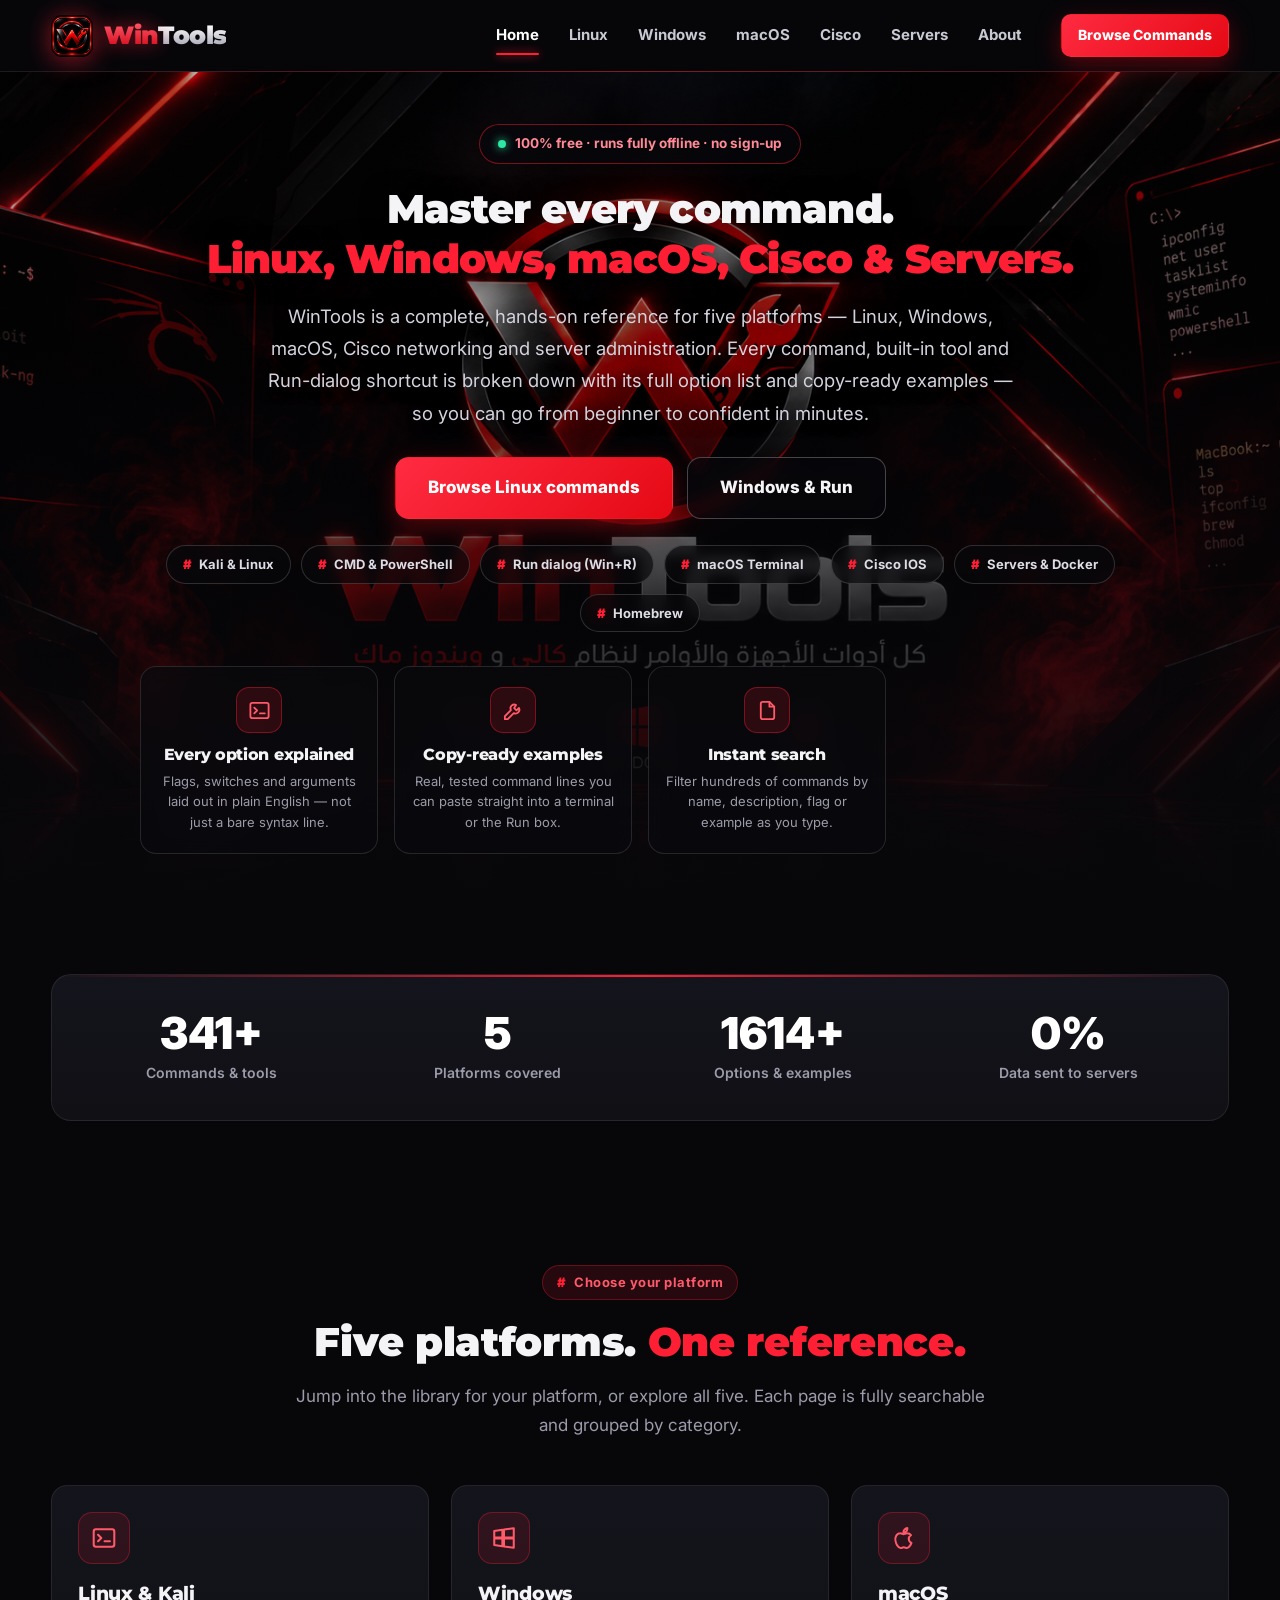
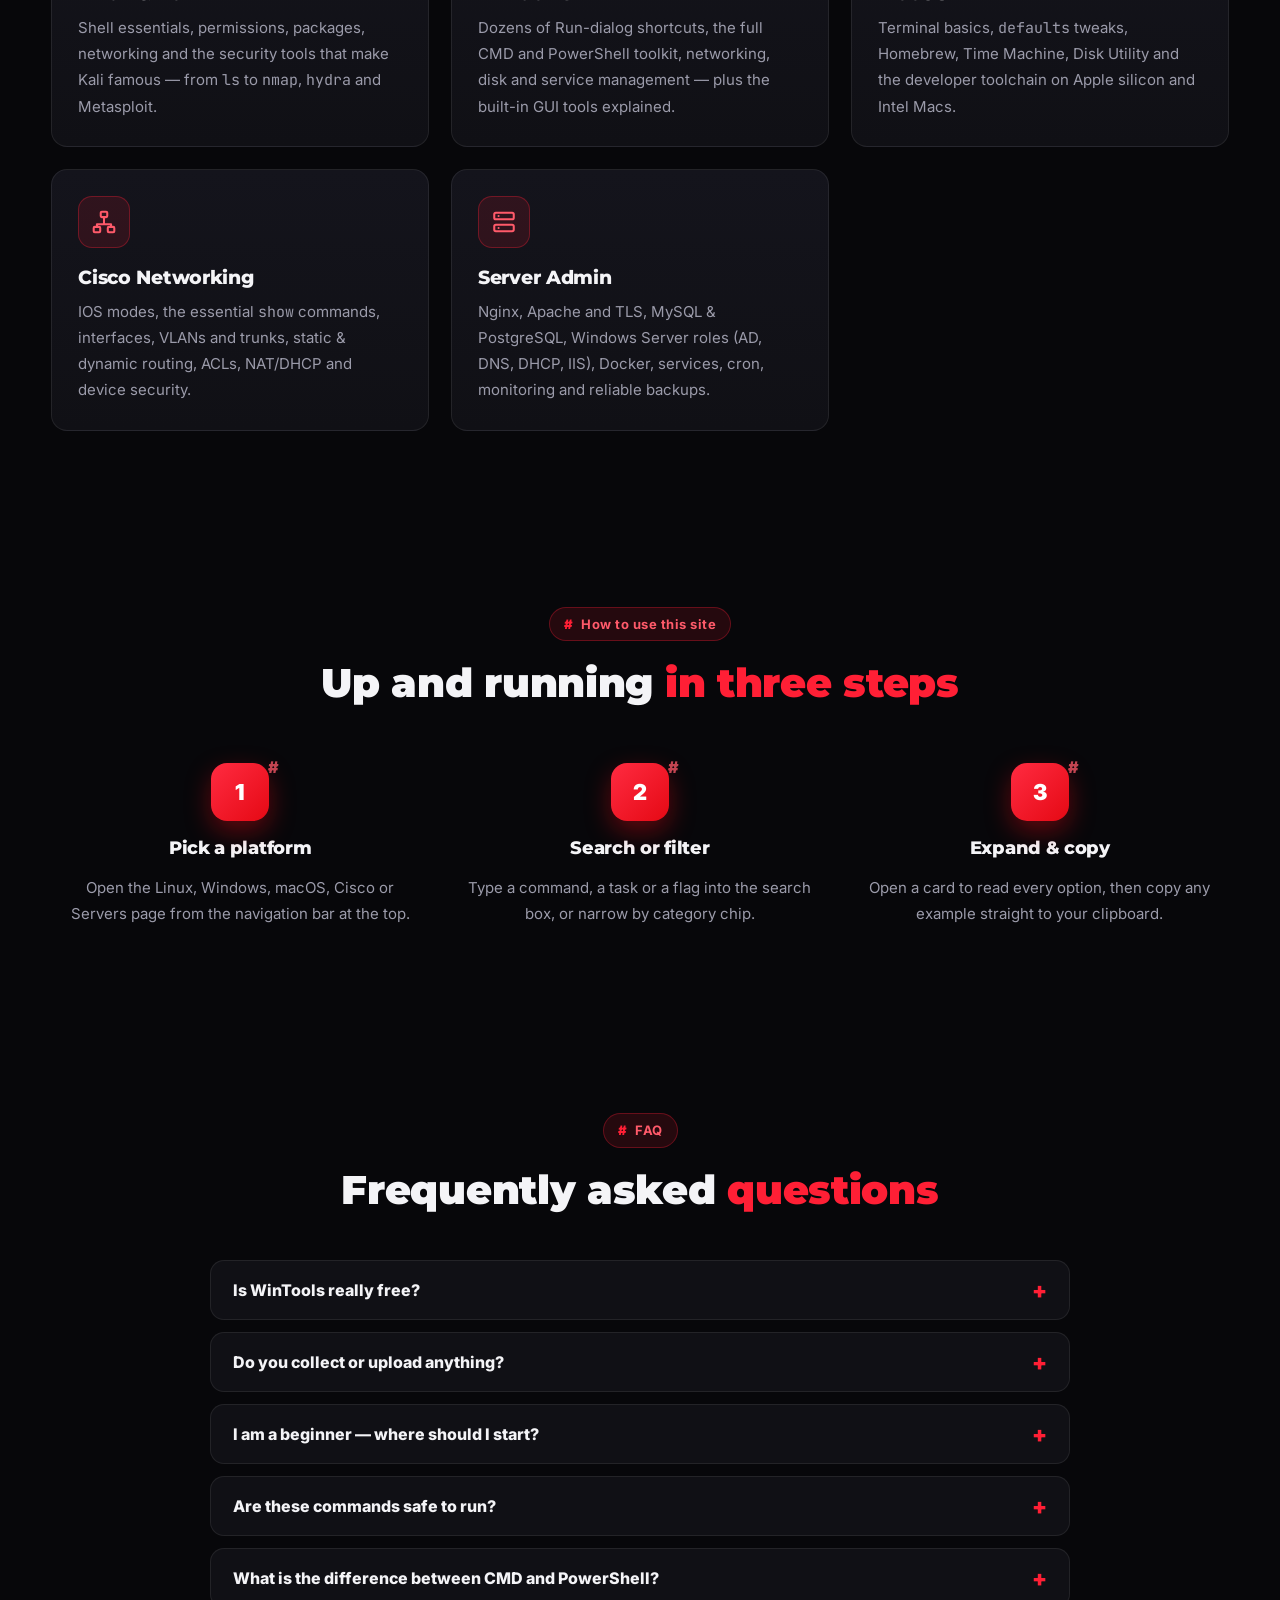
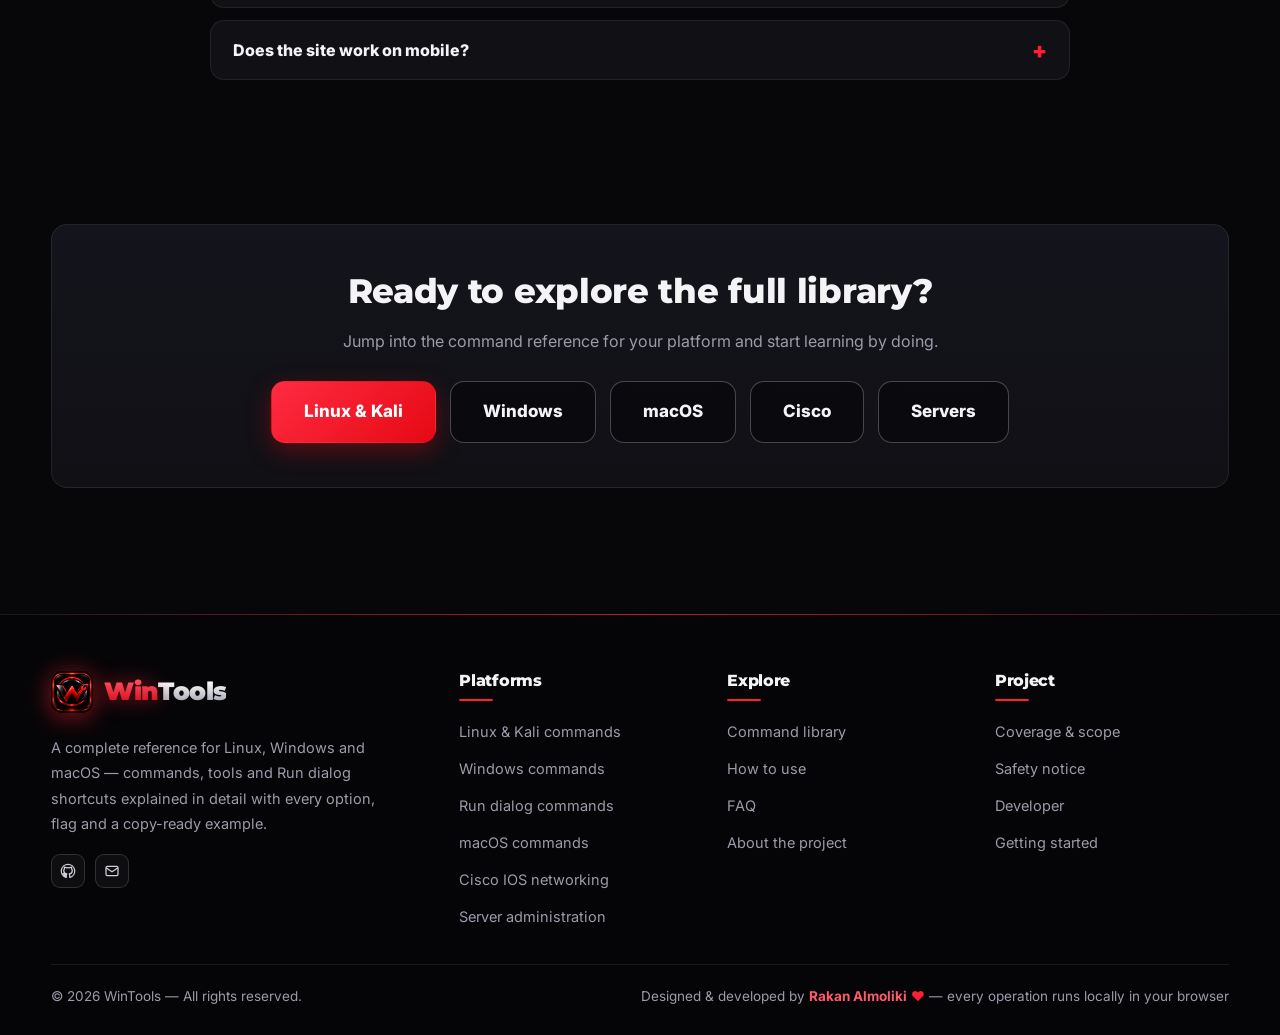
<file: index.html>
<!DOCTYPE html>
<html lang="en">
<head>
  <meta charset="utf-8">
  <meta name="viewport" content="width=device-width, initial-scale=1">
  <title>WinTools — Linux, Windows, macOS, Cisco &amp; Servers — Commands &amp; Tools Explained</title>
  <meta name="description" content="WinTools is a complete, free reference for Linux, Windows, macOS, Cisco networking and server administration. Every command, tool and Run-dialog shortcut is explained in detail with all options, flags and copy-ready examples.">
  <meta name="keywords" content="linux commands, kali linux tools, windows commands, run commands, windows run dialog, macos commands, terminal commands, CMD, PowerShell, homebrew, command reference">
  <meta name="theme-color" content="#07070a">
  <link rel="icon" type="image/png" sizes="64x64" href="favicon.png">
  <link rel="apple-touch-icon" href="apple-touch-icon.png">
  <link rel="manifest" href="site.webmanifest">
  <meta property="og:type" content="website">
  <meta property="og:title" content="WinTools — Linux, Windows, macOS, Cisco &amp; Servers Command Reference">
  <meta property="og:description" content="Every command, tool and Run shortcut for Linux, Windows, macOS, Cisco &amp; Servers — explained in detail with all options and copy-ready examples.">
  <meta property="og:image" content="assets/img/background.png">
  <meta name="twitter:card" content="summary_large_image">
  <link rel="preconnect" href="https://fonts.googleapis.com">
  <link rel="preconnect" href="https://fonts.gstatic.com" crossorigin>
  <link href="https://fonts.googleapis.com/css2?family=Montserrat:wght@600;700;800;900&family=Inter:wght@400;500;600;700&family=JetBrains+Mono:wght@400;700&display=swap" rel="stylesheet">
  <link rel="stylesheet" href="assets/css/style.css">
</head>
<body>
  <a class="skip-link" href="#main">Skip to content</a>
  <div id="site-header"></div>

  <main class="page-main page-body" id="main">
    <!-- ==================== HERO ==================== -->
    <section class="hero">
      <div class="hero-inner">
        <span class="hero-badge"><span class="dot"></span> 100% free · runs fully offline · no sign-up</span>
        <h1>Master every command.<br><span class="accent">Linux, Windows, macOS, Cisco &amp; Servers.</span></h1>
        <p class="lead">WinTools is a complete, hands-on reference for five platforms — Linux, Windows, macOS, Cisco networking and server administration. Every command, built-in tool and Run-dialog shortcut is broken down with its full option list and copy-ready examples — so you can go from beginner to confident in minutes.</p>
        <div class="hero-cta">
          <a class="btn btn-primary btn-lg" href="linux.html">Browse Linux commands</a>
          <a class="btn btn-ghost on-dark btn-lg" href="windows.html">Windows &amp; Run</a>
        </div>
        <div class="hero-chips">
          <span class="chip"><span class="hash-mark">#</span> Kali &amp; Linux</span>
          <span class="chip"><span class="hash-mark">#</span> CMD &amp; PowerShell</span>
          <span class="chip"><span class="hash-mark">#</span> Run dialog (Win+R)</span>
          <span class="chip"><span class="hash-mark">#</span> macOS Terminal</span>
          <span class="chip"><span class="hash-mark">#</span> Cisco IOS</span>
          <span class="chip"><span class="hash-mark">#</span> Servers &amp; Docker</span>
          <span class="chip"><span class="hash-mark">#</span> Homebrew</span>
        </div>
        <div class="hero-features">
          <div class="hero-feature">
            <div class="hf-icon" data-icon="terminal"></div>
            <h3>Every option explained</h3>
            <p>Flags, switches and arguments laid out in plain English — not just a bare syntax line.</p>
          </div>
          <div class="hero-feature">
            <div class="hf-icon" data-icon="tools"></div>
            <h3>Copy-ready examples</h3>
            <p>Real, tested command lines you can paste straight into a terminal or the Run box.</p>
          </div>
          <div class="hero-feature">
            <div class="hf-icon" data-icon="file"></div>
            <h3>Instant search</h3>
            <p>Filter hundreds of commands by name, description, flag or example as you type.</p>
          </div>
        </div>
      </div>
    </section>

    <!-- ==================== STATS ==================== -->
    <section class="section-sm">
      <div class="container">
        <div class="stats" id="homeStats">
          <div class="stat"><div class="num" data-count="359" data-suffix="+">0</div><div class="lbl">Commands &amp; tools</div></div>
          <div class="stat"><div class="num" data-count="5" data-suffix="">0</div><div class="lbl">Platforms covered</div></div>
          <div class="stat"><div class="num" data-count="1700" data-suffix="+">0</div><div class="lbl">Options &amp; examples</div></div>
          <div class="stat"><div class="num" data-count="0" data-suffix="%">0</div><div class="lbl">Data sent to servers</div></div>
        </div>
      </div>
    </section>

    <!-- ==================== OS CARDS ==================== -->
    <section class="section" id="library">
      <div class="container">
        <div class="section-head center">
          <span class="kicker">Choose your platform</span>
          <h2 class="section-title">Five platforms. <span class="accent">One reference.</span></h2>
          <p class="section-sub">Jump into the library for your platform, or explore all five. Each page is fully searchable and grouped by category.</p>
        </div>
        <div class="grid grid-3">
          <a class="card" href="linux.html" data-reveal>
            <div class="card-icon" data-icon="linux"></div>
            <h3>Linux &amp; Kali</h3>
            <p>Shell essentials, permissions, packages, networking and the security tools that make Kali famous — from <span class="mono">ls</span> to <span class="mono">nmap</span>, <span class="mono">hydra</span> and Metasploit.</p>
          </a>
          <a class="card" href="windows.html" data-reveal>
            <div class="card-icon" data-icon="windows"></div>
            <h3>Windows</h3>
            <p>Dozens of Run-dialog shortcuts, the full CMD and PowerShell toolkit, networking, disk and service management — plus the built-in GUI tools explained.</p>
          </a>
          <a class="card" href="macos.html" data-reveal>
            <div class="card-icon" data-icon="apple"></div>
            <h3>macOS</h3>
            <p>Terminal basics, <span class="mono">defaults</span> tweaks, Homebrew, Time Machine, Disk Utility and the developer toolchain on Apple silicon and Intel Macs.</p>
          </a>
          <a class="card" href="cisco.html" data-reveal>
            <div class="card-icon" data-icon="network"></div>
            <h3>Cisco Networking</h3>
            <p>IOS modes, the essential <span class="mono">show</span> commands, interfaces, VLANs and trunks, static &amp; dynamic routing, ACLs, NAT/DHCP and device security.</p>
          </a>
          <a class="card" href="servers.html" data-reveal>
            <div class="card-icon" data-icon="server"></div>
            <h3>Server Admin</h3>
            <p>Nginx, Apache and TLS, MySQL &amp; PostgreSQL, Windows Server roles (AD, DNS, DHCP, IIS), Docker, services, cron, monitoring and reliable backups.</p>
          </a>
        </div>
      </div>
    </section>

    <!-- ==================== HOW IT WORKS ==================== -->
    <section class="section" id="how">
      <div class="container">
        <div class="section-head center">
          <span class="kicker">How to use this site</span>
          <h2 class="section-title">Up and running <span class="accent">in three steps</span></h2>
        </div>
        <div class="grid grid-3">
          <div class="step" data-reveal>
            <div class="n">1</div>
            <h3>Pick a platform</h3>
            <p>Open the Linux, Windows, macOS, Cisco or Servers page from the navigation bar at the top.</p>
          </div>
          <div class="step" data-reveal>
            <div class="n">2</div>
            <h3>Search or filter</h3>
            <p>Type a command, a task or a flag into the search box, or narrow by category chip.</p>
          </div>
          <div class="step" data-reveal>
            <div class="n">3</div>
            <h3>Expand &amp; copy</h3>
            <p>Open a card to read every option, then copy any example straight to your clipboard.</p>
          </div>
        </div>
      </div>
    </section>

    <!-- ==================== FAQ ==================== -->
    <section class="section" id="faq">
      <div class="container">
        <div class="section-head center">
          <span class="kicker">FAQ</span>
          <h2 class="section-title">Frequently asked <span class="accent">questions</span></h2>
        </div>
        <div class="faq">
          <div class="faq-item">
            <button class="faq-q" type="button">Is WinTools really free? <span class="fq-icon">+</span></button>
            <div class="faq-a"><div>Yes — completely. Every page, command and example is free to use with no sign-up, no ads and no paywalls. The whole site works offline once loaded.</div></div>
          </div>
          <div class="faq-item">
            <button class="faq-q" type="button">Do you collect or upload anything? <span class="fq-icon">+</span></button>
            <div class="faq-a"><div>No. WinTools is a static site. Nothing you type into the search box leaves your device — there is no backend, no analytics and no tracking.</div></div>
          </div>
          <div class="faq-item">
            <button class="faq-q" type="button">I am a beginner — where should I start? <span class="fq-icon">+</span></button>
            <div class="faq-a"><div>Start with your platform page and read the first few entries in “Files &amp; Directories” (Linux/macOS) or “Run Dialog” (Windows). Each card explains what the command does before showing the options and safe, copy-paste examples.</div></div>
          </div>
          <div class="faq-item">
            <button class="faq-q" type="button">Are these commands safe to run? <span class="fq-icon">+</span></button>
            <div class="faq-a"><div>Most are everyday and safe. A few — such as <span class="mono">rm -rf</span>, <span class="mono">diskpart</span>, <span class="mono">format</span> and <span class="mono">iptables</span> — can delete data or change system state. Always read the full option list first, and test destructive commands on something you can afford to lose.</div></div>
          </div>
          <div class="faq-item">
            <button class="faq-q" type="button">What is the difference between CMD and PowerShell? <span class="fq-icon">+</span></button>
            <div class="faq-a"><div>CMD (Command Prompt) is the classic, text-based shell using <span class="mono">/</span> flags. PowerShell is the modern shell built on the .NET pipeline — it works with objects and offers powerful cmdlets like <span class="mono">Get-Process</span> and <span class="mono">Where-Object</span>. Both are covered on the Windows page.</div></div>
          </div>
          <div class="faq-item">
            <button class="faq-q" type="button">Does the site work on mobile? <span class="fq-icon">+</span></button>
            <div class="faq-a"><div>Yes. The layout is fully responsive, the search and category filters work with touch, and every example can be copied with a single tap.</div></div>
          </div>
        </div>
      </div>
    </section>

    <!-- ==================== CTA ==================== -->
    <section class="section-sm">
      <div class="container">
        <div class="panel" style="text-align:center; padding:44px 24px;">
          <h2 style="font-size:clamp(24px,4vw,34px);">Ready to explore the full library?</h2>
          <p class="muted" style="max-width:640px; margin:12px auto 26px;">Jump into the command reference for your platform and start learning by doing.</p>
          <div class="hero-cta" style="margin:0;">
            <a class="btn btn-primary btn-lg" href="linux.html">Linux &amp; Kali</a>
            <a class="btn btn-ghost on-dark btn-lg" href="windows.html">Windows</a>
            <a class="btn btn-ghost on-dark btn-lg" href="macos.html">macOS</a>
            <a class="btn btn-ghost on-dark btn-lg" href="cisco.html">Cisco</a>
            <a class="btn btn-ghost on-dark btn-lg" href="servers.html">Servers</a>
          </div>
        </div>
      </div>
    </section>
  </main>

  <div id="site-footer"></div>

  <script src="assets/js/utils.js"></script>
  <script src="assets/js/chrome.js"></script>
  <script src="assets/js/pages/home.js"></script>
</body>
</html>
</file>
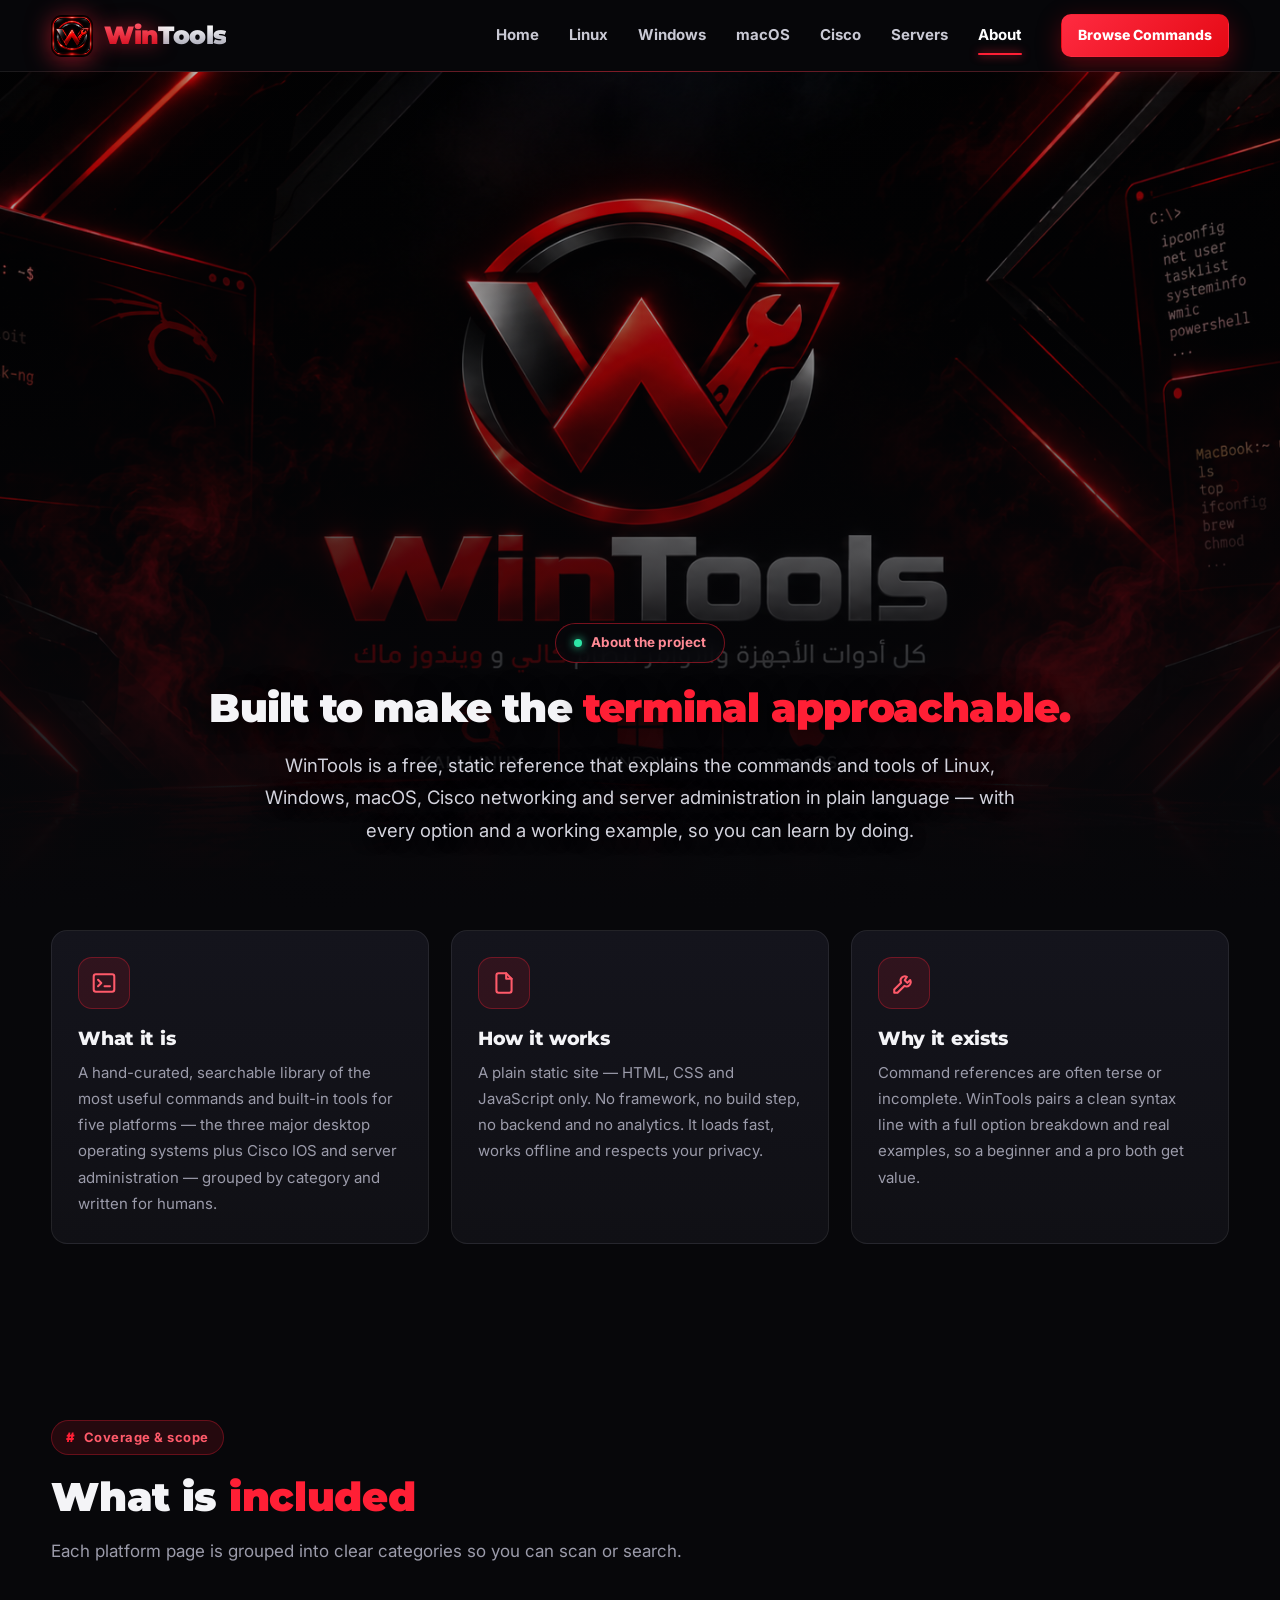
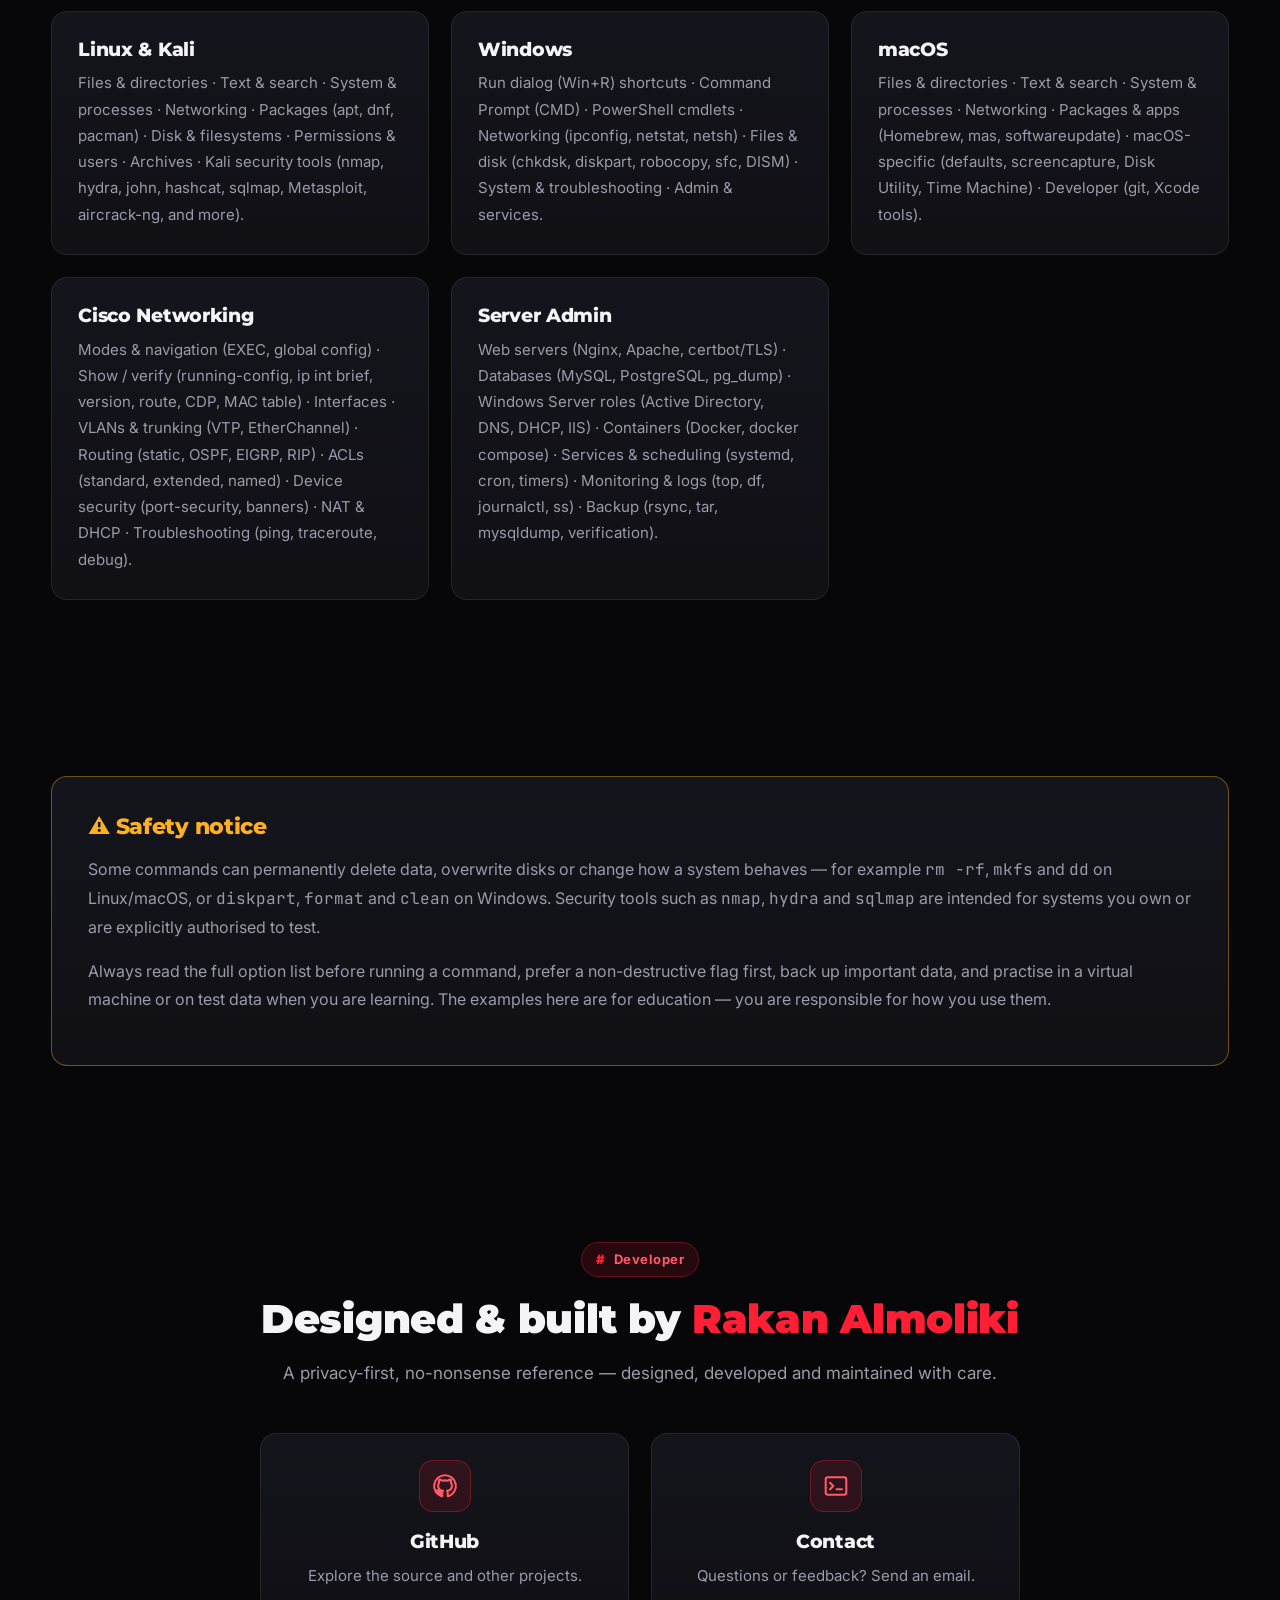
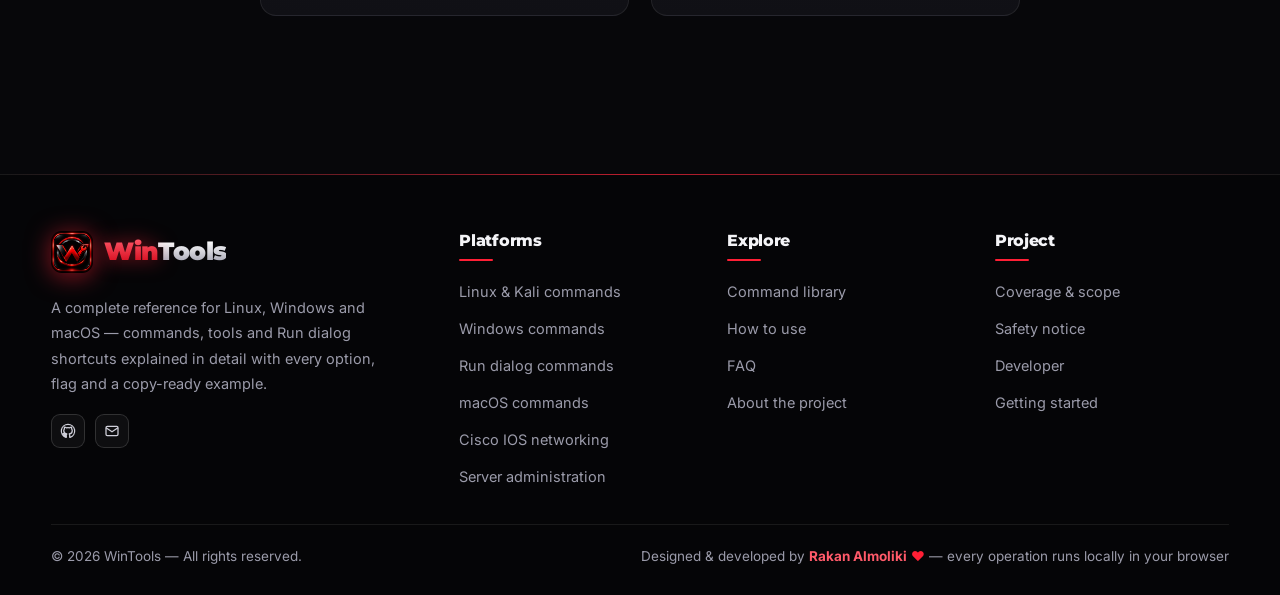
<file: about.html>
<!DOCTYPE html>
<html lang="en">
<head>
  <meta charset="utf-8">
  <meta name="viewport" content="width=device-width, initial-scale=1">
  <title>About &amp; Project | WinTools</title>
  <meta name="description" content="About WinTools — what it covers, how it is built, the safety notice for destructive commands, and the developer behind the project.">
  <meta name="keywords" content="about wintools, command reference, developer, rakan almoliki, safety, coverage">
  <meta name="theme-color" content="#07070a">
  <link rel="icon" type="image/png" sizes="64x64" href="favicon.png">
  <link rel="apple-touch-icon" href="apple-touch-icon.png">
  <link rel="manifest" href="site.webmanifest">
  <meta property="og:type" content="website">
  <meta property="og:title" content="About WinTools">
  <meta property="og:description" content="What WinTools covers, how it works, and who built it.">
  <meta property="og:image" content="assets/img/background.png">
  <meta name="twitter:card" content="summary_large_image">
  <link rel="preconnect" href="https://fonts.googleapis.com">
  <link rel="preconnect" href="https://fonts.gstatic.com" crossorigin>
  <link href="https://fonts.googleapis.com/css2?family=Montserrat:wght@600;700;800;900&family=Inter:wght@400;500;600;700&family=JetBrains+Mono:wght@400;700&display=swap" rel="stylesheet">
  <link rel="stylesheet" href="assets/css/style.css">
</head>
<body>
  <a class="skip-link" href="#main">Skip to content</a>
  <div id="site-header"></div>

  <main class="page-main page-body" id="main">
    <section class="hero" style="padding-bottom:44px;">
      <div class="hero-inner">
        <span class="hero-badge"><span class="dot"></span> About the project</span>
        <h1>Built to make the <span class="accent">terminal approachable.</span></h1>
        <p class="lead">WinTools is a free, static reference that explains the commands and tools of Linux, Windows, macOS, Cisco networking and server administration in plain language — with every option and a working example, so you can learn by doing.</p>
      </div>
    </section>

    <section class="section" style="padding-top:12px;">
      <div class="container">
        <div class="grid grid-3">
          <div class="card" data-reveal>
            <div class="card-icon" data-icon="terminal"></div>
            <h3>What it is</h3>
            <p>A hand-curated, searchable library of the most useful commands and built-in tools for five platforms — the three major desktop operating systems plus Cisco IOS and server administration — grouped by category and written for humans.</p>
          </div>
          <div class="card" data-reveal>
            <div class="card-icon" data-icon="file"></div>
            <h3>How it works</h3>
            <p>A plain static site — HTML, CSS and JavaScript only. No framework, no build step, no backend and no analytics. It loads fast, works offline and respects your privacy.</p>
          </div>
          <div class="card" data-reveal>
            <div class="card-icon" data-icon="tools"></div>
            <h3>Why it exists</h3>
            <p>Command references are often terse or incomplete. WinTools pairs a clean syntax line with a full option breakdown and real examples, so a beginner and a pro both get value.</p>
          </div>
        </div>
      </div>
    </section>

    <section class="section" id="coverage">
      <div class="container">
        <div class="section-head">
          <span class="kicker">Coverage &amp; scope</span>
          <h2 class="section-title">What is <span class="accent">included</span></h2>
          <p class="section-sub">Each platform page is grouped into clear categories so you can scan or search.</p>
        </div>
        <div class="grid grid-3">
          <div class="card">
            <h3>Linux &amp; Kali</h3>
            <p>Files &amp; directories · Text &amp; search · System &amp; processes · Networking · Packages (apt, dnf, pacman) · Disk &amp; filesystems · Permissions &amp; users · Archives · Kali security tools (nmap, hydra, john, hashcat, sqlmap, Metasploit, aircrack-ng, and more).</p>
          </div>
          <div class="card">
            <h3>Windows</h3>
            <p>Run dialog (Win+R) shortcuts · Command Prompt (CMD) · PowerShell cmdlets · Networking (ipconfig, netstat, netsh) · Files &amp; disk (chkdsk, diskpart, robocopy, sfc, DISM) · System &amp; troubleshooting · Admin &amp; services.</p>
          </div>
          <div class="card">
            <h3>macOS</h3>
            <p>Files &amp; directories · Text &amp; search · System &amp; processes · Networking · Packages &amp; apps (Homebrew, mas, softwareupdate) · macOS-specific (defaults, screencapture, Disk Utility, Time Machine) · Developer (git, Xcode tools).</p>
          </div>
          <div class="card">
            <h3>Cisco Networking</h3>
            <p>Modes &amp; navigation (EXEC, global config) · Show / verify (running-config, ip int brief, version, route, CDP, MAC table) · Interfaces · VLANs &amp; trunking (VTP, EtherChannel) · Routing (static, OSPF, EIGRP, RIP) · ACLs (standard, extended, named) · Device security (port-security, banners) · NAT &amp; DHCP · Troubleshooting (ping, traceroute, debug).</p>
          </div>
          <div class="card">
            <h3>Server Admin</h3>
            <p>Web servers (Nginx, Apache, certbot/TLS) · Databases (MySQL, PostgreSQL, pg_dump) · Windows Server roles (Active Directory, DNS, DHCP, IIS) · Containers (Docker, docker compose) · Services &amp; scheduling (systemd, cron, timers) · Monitoring &amp; logs (top, df, journalctl, ss) · Backup (rsync, tar, mysqldump, verification).</p>
          </div>
        </div>
      </div>
    </section>

    <section class="section" id="disclaimer">
      <div class="container">
        <div class="panel" style="padding:36px; border-color: rgba(255,176,32,0.4);">
          <h3 style="font-size:22px; color:var(--warn);">⚠ Safety notice</h3>
          <p class="muted" style="margin-top:12px;">Some commands can permanently delete data, overwrite disks or change how a system behaves — for example <span class="mono">rm -rf</span>, <span class="mono">mkfs</span> and <span class="mono">dd</span> on Linux/macOS, or <span class="mono">diskpart</span>, <span class="mono">format</span> and <span class="mono">clean</span> on Windows. Security tools such as <span class="mono">nmap</span>, <span class="mono">hydra</span> and <span class="mono">sqlmap</span> are intended for systems you own or are explicitly authorised to test.</p>
          <p class="muted" style="margin-top:12px;">Always read the full option list before running a command, prefer a non-destructive flag first, back up important data, and practise in a virtual machine or on test data when you are learning. The examples here are for education — you are responsible for how you use them.</p>
        </div>
      </div>
    </section>

    <section class="section" id="dev">
      <div class="container">
        <div class="section-head center">
          <span class="kicker">Developer</span>
          <h2 class="section-title">Designed &amp; built by <span class="accent">Rakan Almoliki</span></h2>
          <p class="section-sub">A privacy-first, no-nonsense reference — designed, developed and maintained with care.</p>
        </div>
        <div class="grid grid-2" style="max-width:760px; margin-inline:auto;">
          <a class="card" href="https://github.com/451646464" target="_blank" rel="noopener" data-reveal style="text-align:center;">
            <div class="card-icon" data-icon="github" style="margin-inline:auto;"></div>
            <h3>GitHub</h3>
            <p>Explore the source and other projects.</p>
          </a>
          <a class="card" href="mailto:rakanalmoliki33@gmail.com" data-reveal style="text-align:center;">
            <div class="card-icon" data-icon="terminal" style="margin-inline:auto;"></div>
            <h3>Contact</h3>
            <p>Questions or feedback? Send an email.</p>
          </a>
        </div>
      </div>
    </section>
  </main>

  <div id="site-footer"></div>

  <script src="assets/js/utils.js"></script>
  <script src="assets/js/chrome.js"></script>
  <script src="assets/js/pages/home.js"></script>
</body>
</html>
</file>
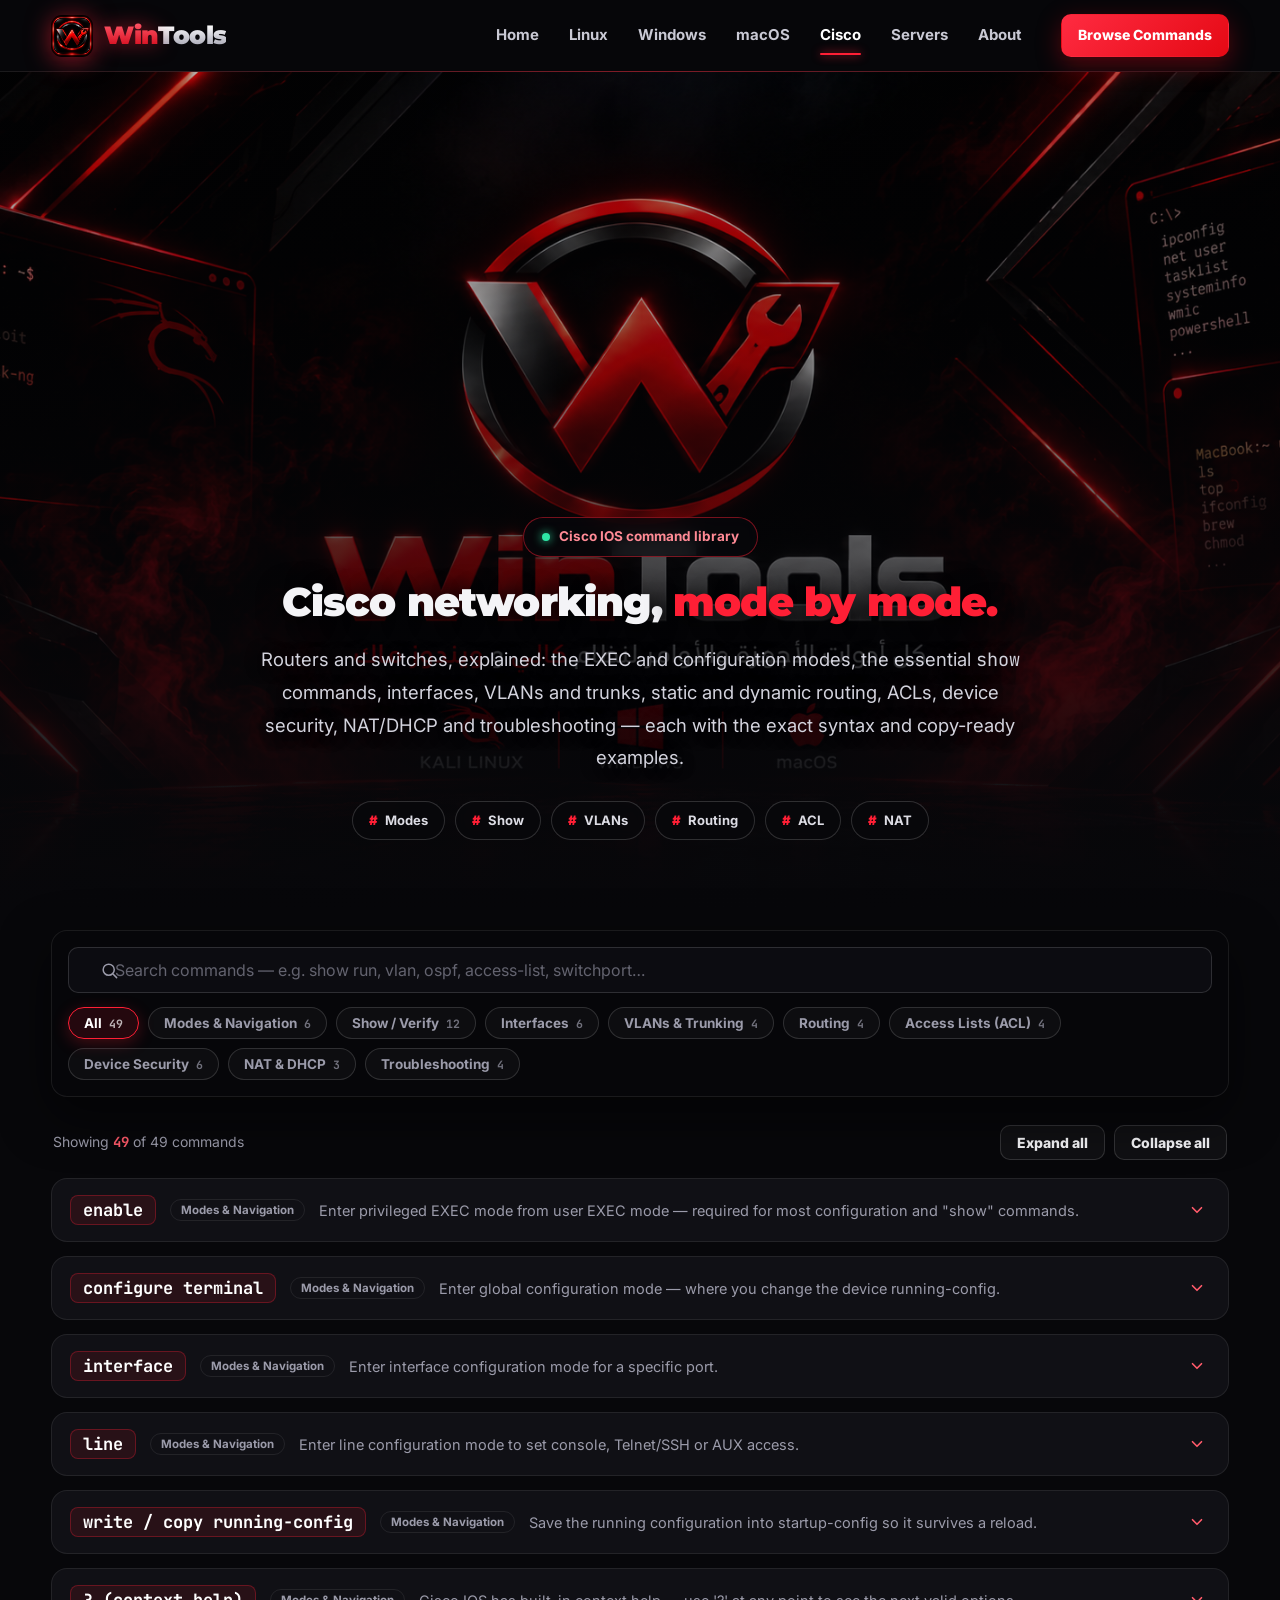
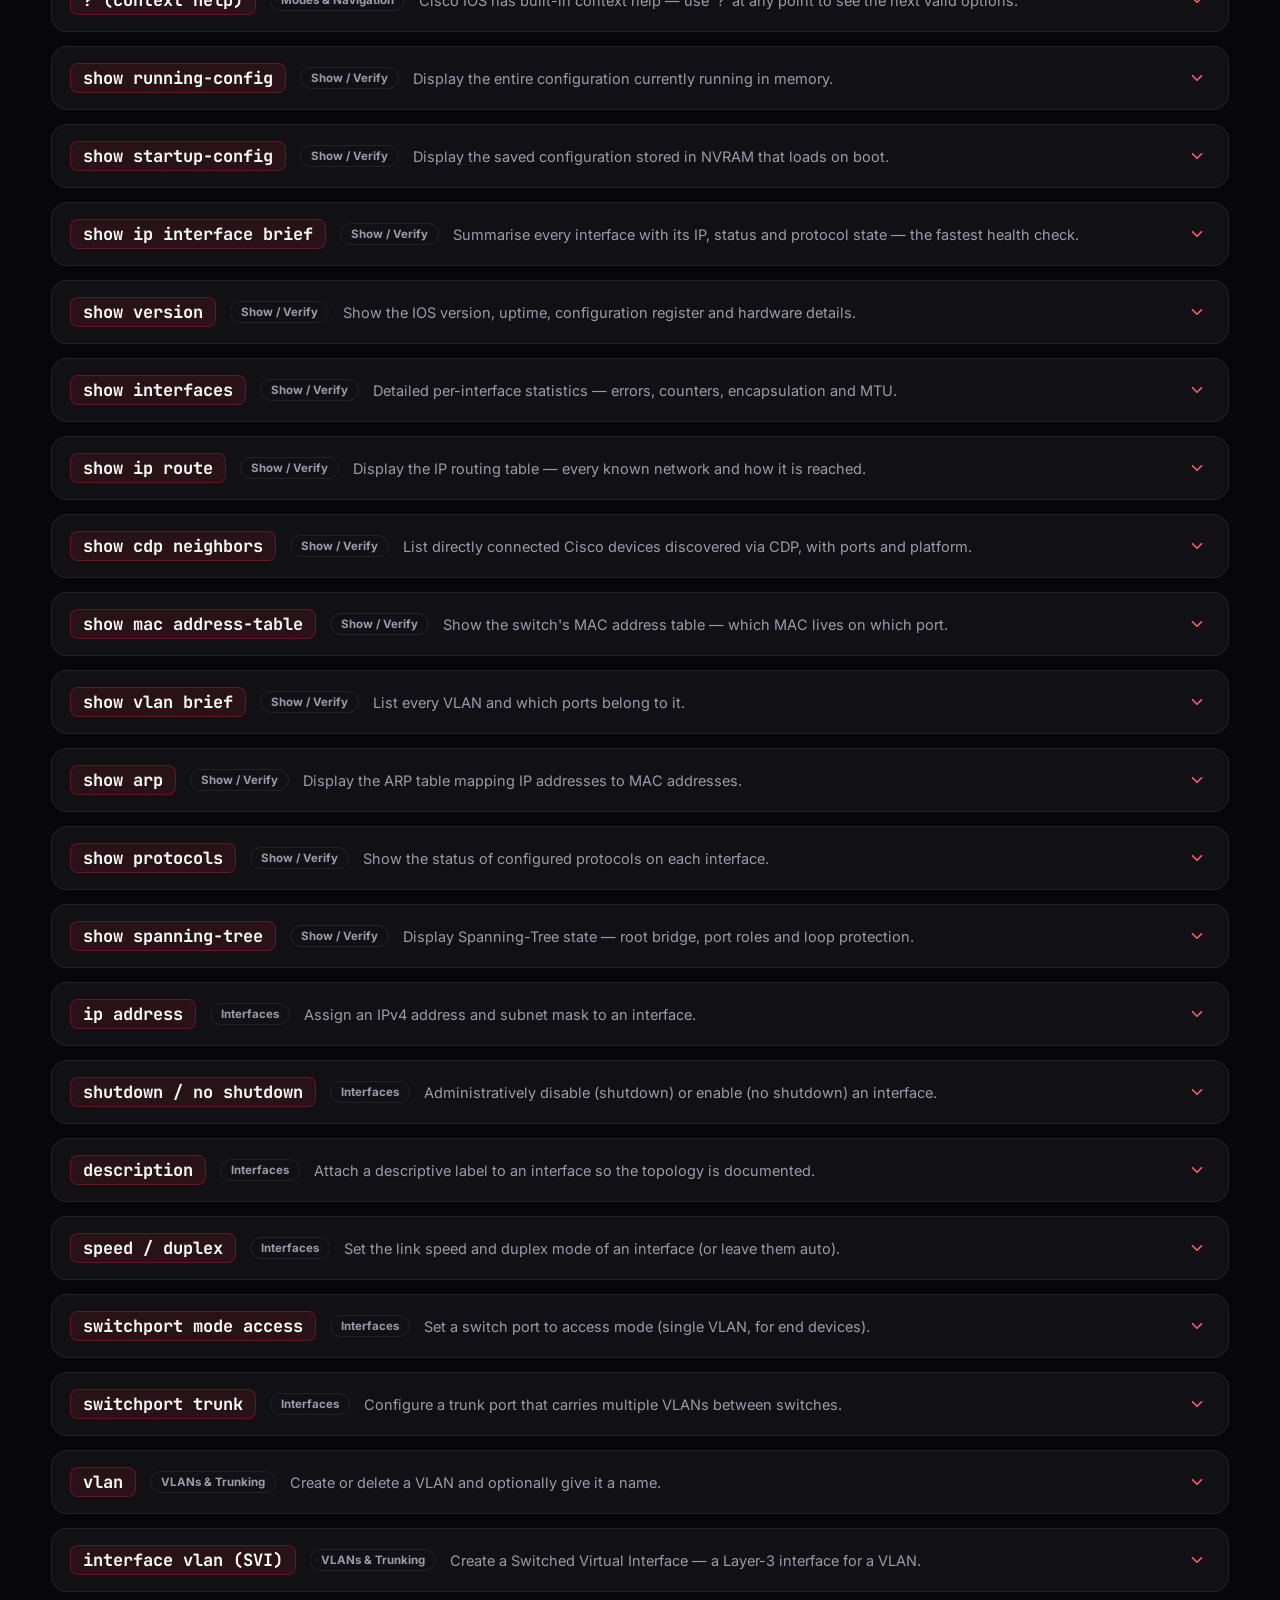
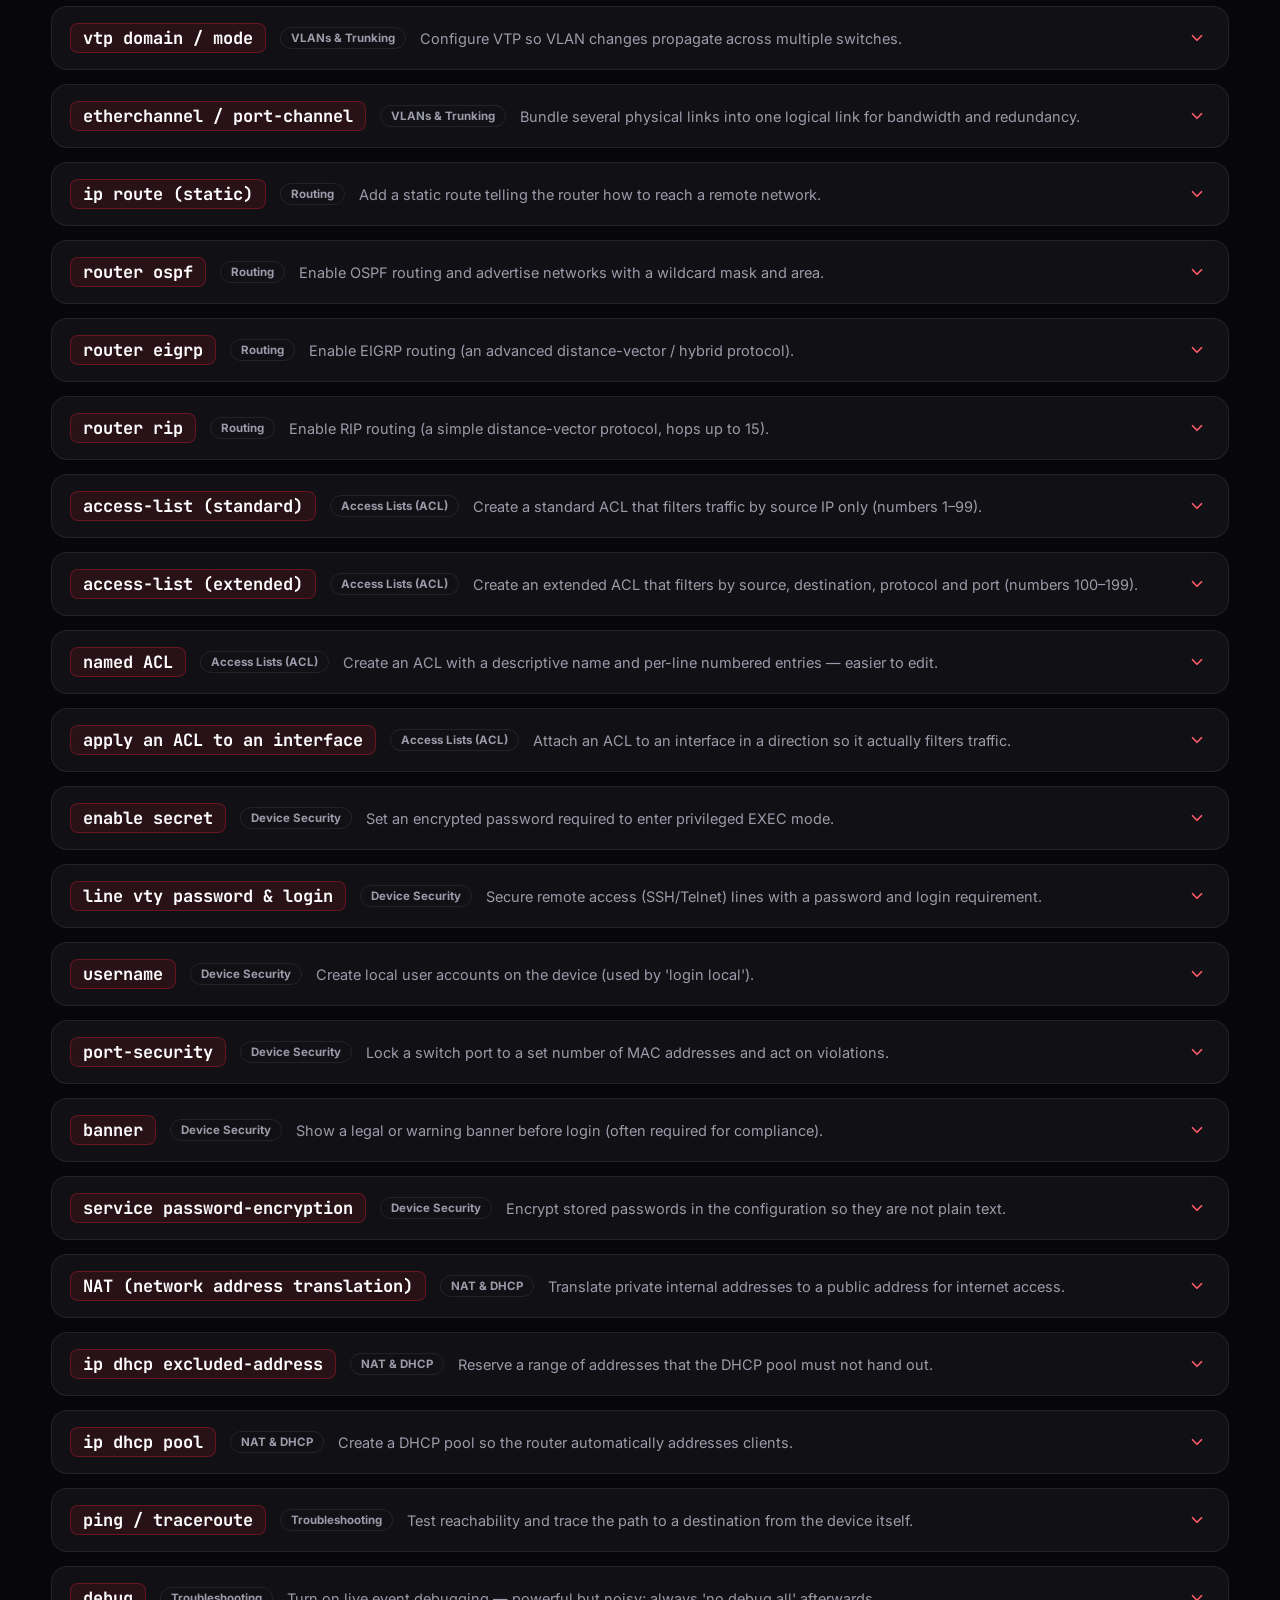
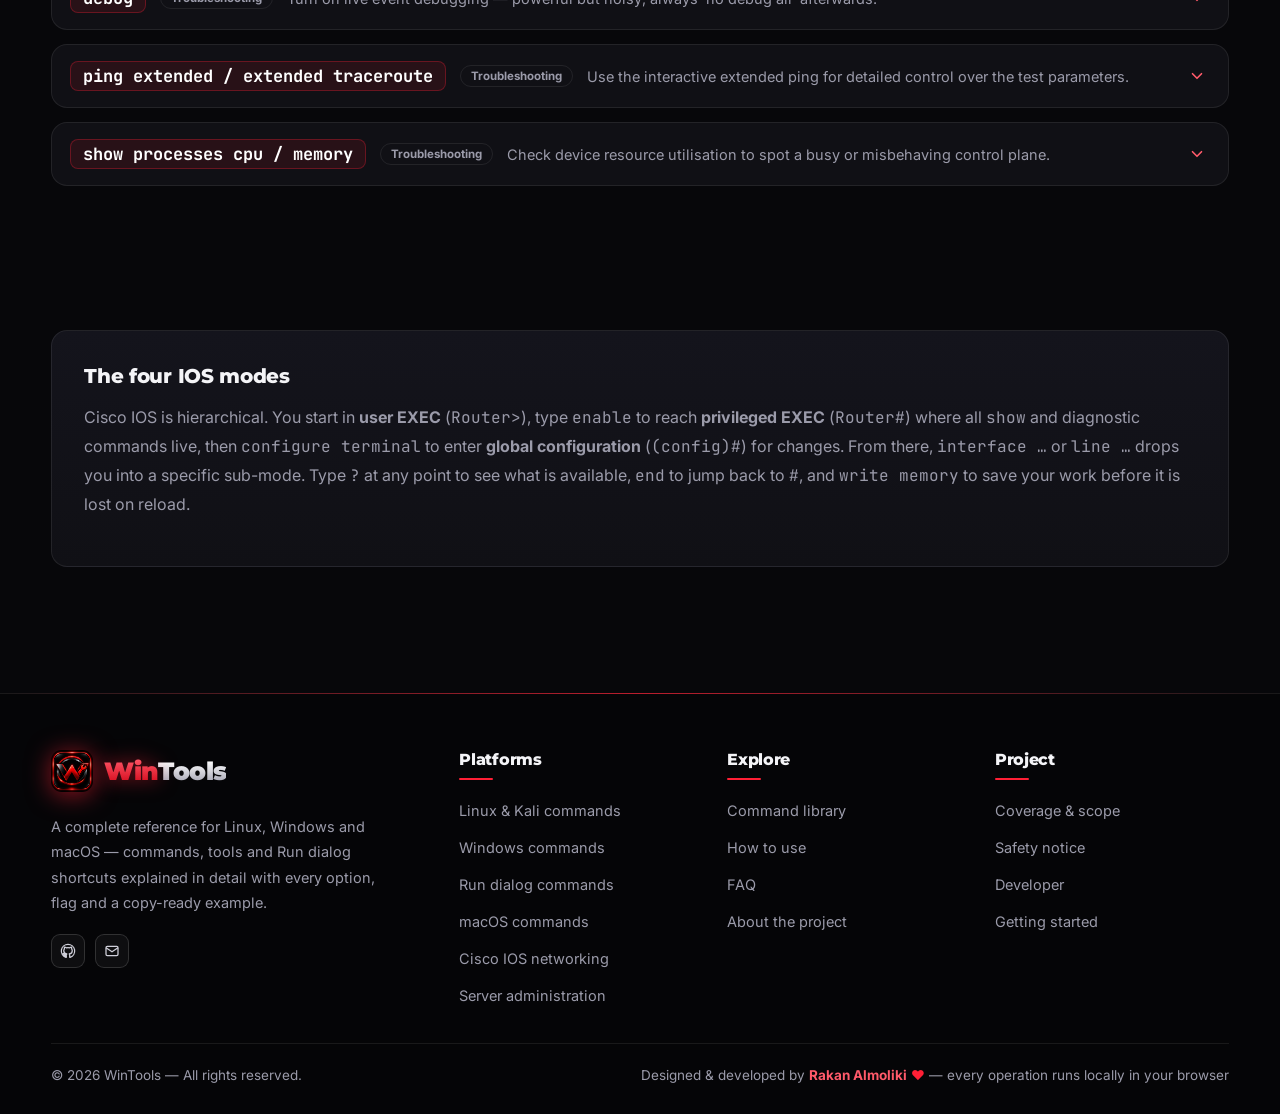
<file: cisco.html>
<!DOCTYPE html>
<html lang="en">
<head>
  <meta charset="utf-8">
  <meta name="viewport" content="width=device-width, initial-scale=1">
  <title>Cisco Networking Commands — IOS Modes, Show, VLANs, Routing, ACL | WinTools</title>
  <meta name="description" content="A complete, searchable reference for Cisco IOS: modes and navigation, show commands, interfaces, VLANs and trunking, static & OSPF/EIGRP/RIP routing, ACLs, device security, NAT/DHCP and troubleshooting.">
  <meta name="keywords" content="cisco commands, cisco ios, show running-config, vlan, trunk, ospf, eigrp, rip, access-list, acl, nat, pat, switchport, port-security, routing, networking, ccna">
  <meta name="theme-color" content="#07070a">
  <link rel="icon" type="image/png" sizes="64x64" href="favicon.png">
  <link rel="apple-touch-icon" href="apple-touch-icon.png">
  <link rel="manifest" href="site.webmanifest">
  <meta property="og:type" content="website">
  <meta property="og:title" content="Cisco Networking Commands — Full Reference">
  <meta property="og:description" content="Every essential Cisco IOS command explained with modes, options and copy-ready examples.">
  <meta property="og:image" content="assets/img/background.png">
  <meta name="twitter:card" content="summary_large_image">
  <link rel="preconnect" href="https://fonts.googleapis.com">
  <link rel="preconnect" href="https://fonts.gstatic.com" crossorigin>
  <link href="https://fonts.googleapis.com/css2?family=Montserrat:wght@600;700;800;900&family=Inter:wght@400;500;600;700&family=JetBrains+Mono:wght@400;700&display=swap" rel="stylesheet">
  <link rel="stylesheet" href="assets/css/style.css">
</head>
<body>
  <a class="skip-link" href="#main">Skip to content</a>
  <div id="site-header"></div>

  <main class="page-main page-body" id="main">
    <section class="hero" style="padding-bottom:44px;">
      <div class="hero-inner">
        <span class="hero-badge"><span class="dot"></span> Cisco IOS command library</span>
        <h1>Cisco networking, <span class="accent">mode by mode.</span></h1>
        <p class="lead">Routers and switches, explained: the EXEC and configuration modes, the essential <span class="mono">show</span> commands, interfaces, VLANs and trunks, static and dynamic routing, ACLs, device security, NAT/DHCP and troubleshooting — each with the exact syntax and copy-ready examples.</p>
        <div class="hero-chips" style="justify-content:center;">
          <span class="chip"><span class="hash-mark">#</span> Modes</span>
          <span class="chip"><span class="hash-mark">#</span> Show</span>
          <span class="chip"><span class="hash-mark">#</span> VLANs</span>
          <span class="chip"><span class="hash-mark">#</span> Routing</span>
          <span class="chip"><span class="hash-mark">#</span> ACL</span>
          <span class="chip"><span class="hash-mark">#</span> NAT</span>
        </div>
      </div>
    </section>

    <section class="section" style="padding-top:12px;">
      <div class="container">
        <div class="cmd-toolbar">
          <div class="cmd-search">
            <span class="icon" data-icon="search"></span>
            <input class="input" id="ciscoSearch" type="search" placeholder="Search commands — e.g. show run, vlan, ospf, access-list, switchport…" aria-label="Search Cisco commands">
          </div>
          <div class="cmd-chips" id="ciscoChips" role="group" aria-label="Filter by category"></div>
        </div>

        <div class="cmd-meta">
          <div class="cmd-count" id="ciscoCount"></div>
          <div class="cmd-actions">
            <button class="btn btn-ghost btn-sm" type="button" id="ciscoExpand">Expand all</button>
            <button class="btn btn-ghost btn-sm" type="button" id="ciscoCollapse">Collapse all</button>
          </div>
        </div>

        <div class="cmd-list" id="ciscoList"></div>
      </div>
    </section>

    <section class="section-sm">
      <div class="container">
        <div class="panel" style="padding:32px;">
          <h3 style="font-size:20px;">The four IOS modes</h3>
          <p class="muted" style="margin-top:10px;">Cisco IOS is hierarchical. You start in <strong>user EXEC</strong> (<span class="mono">Router&gt;</span>), type <span class="mono">enable</span> to reach <strong>privileged EXEC</strong> (<span class="mono">Router#</span>) where all <span class="mono">show</span> and diagnostic commands live, then <span class="mono">configure terminal</span> to enter <strong>global configuration</strong> (<span class="mono">(config)#</span>) for changes. From there, <span class="mono">interface …</span> or <span class="mono">line …</span> drops you into a specific sub-mode. Type <span class="mono">?</span> at any point to see what is available, <span class="mono">end</span> to jump back to <span class="mono">#</span>, and <span class="mono">write memory</span> to save your work before it is lost on reload.</p>
        </div>
      </div>
    </section>
  </main>

  <div id="site-footer"></div>

  <script src="assets/js/utils.js"></script>
  <script src="assets/js/chrome.js"></script>
  <script src="assets/js/browser.js"></script>
  <script src="assets/js/data/cisco.js"></script>
  <script src="assets/js/pages/os.js"></script>
</body>
</html>
</file>
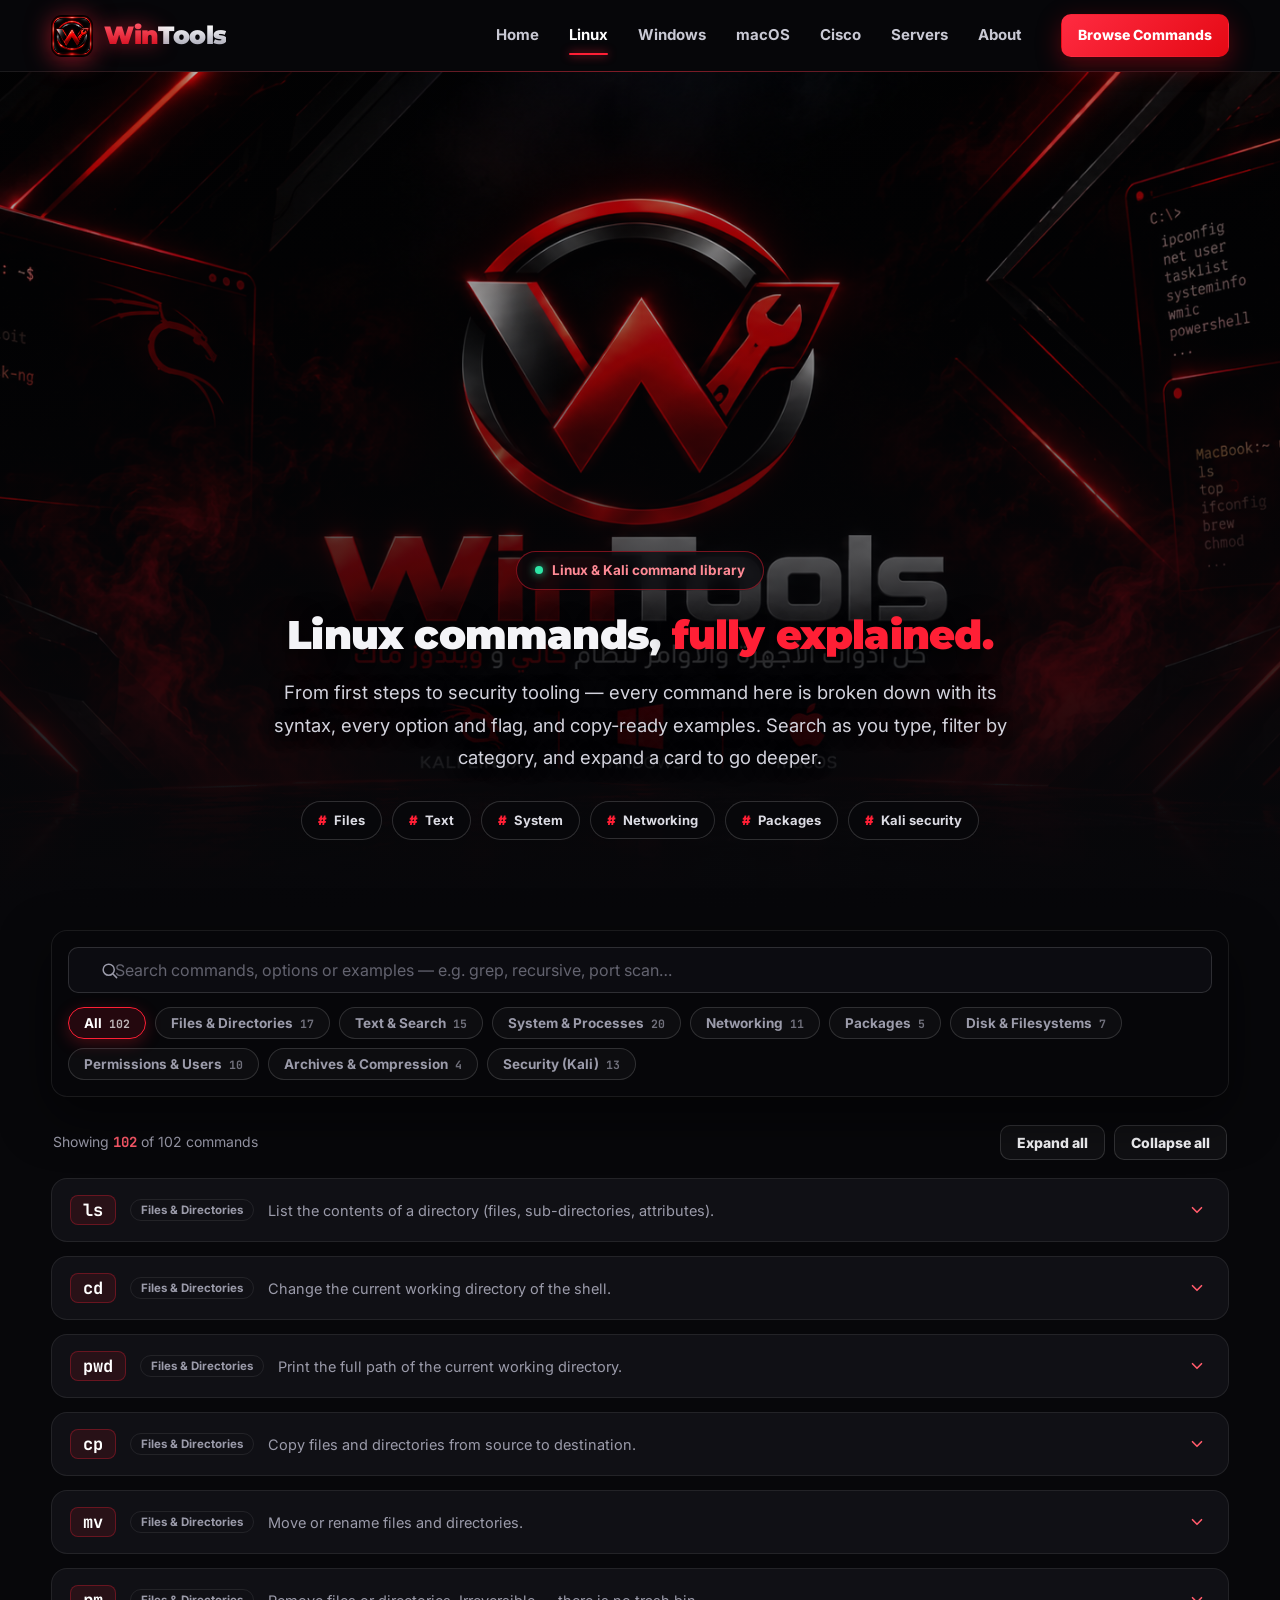
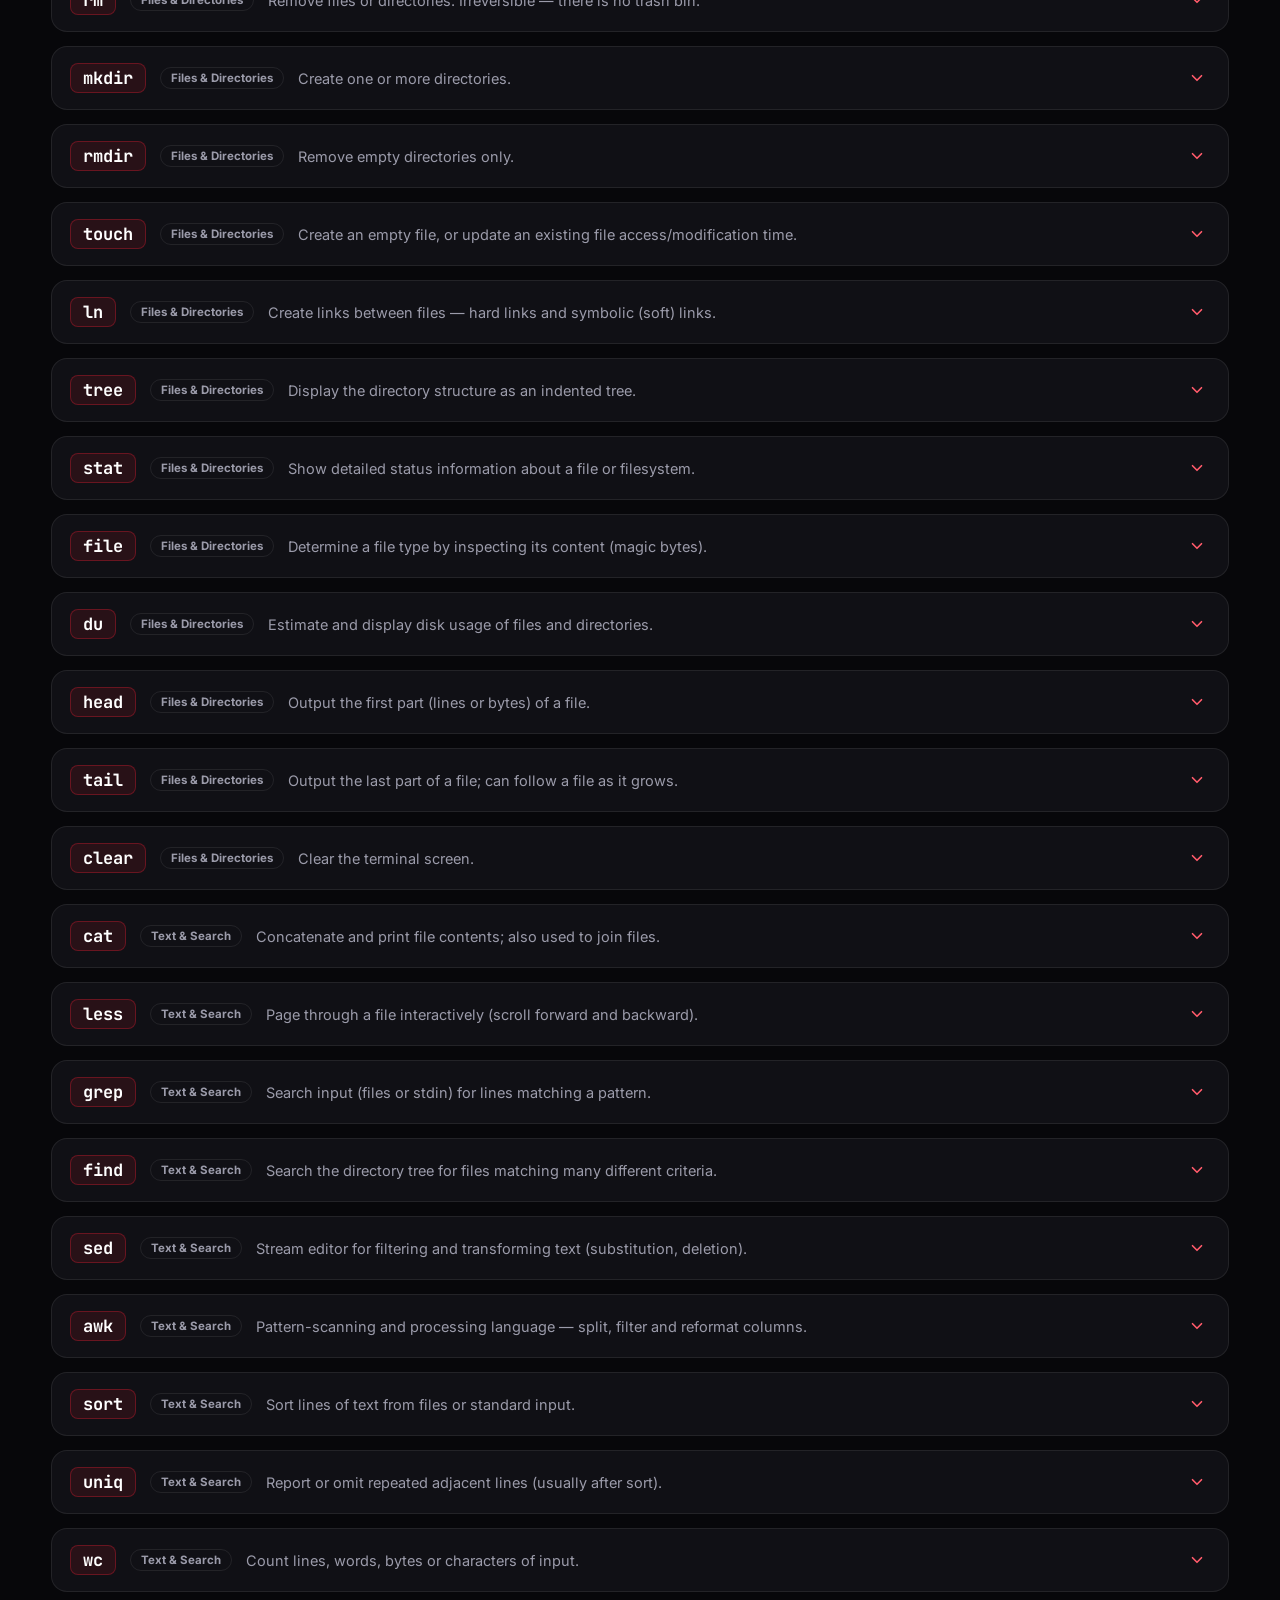
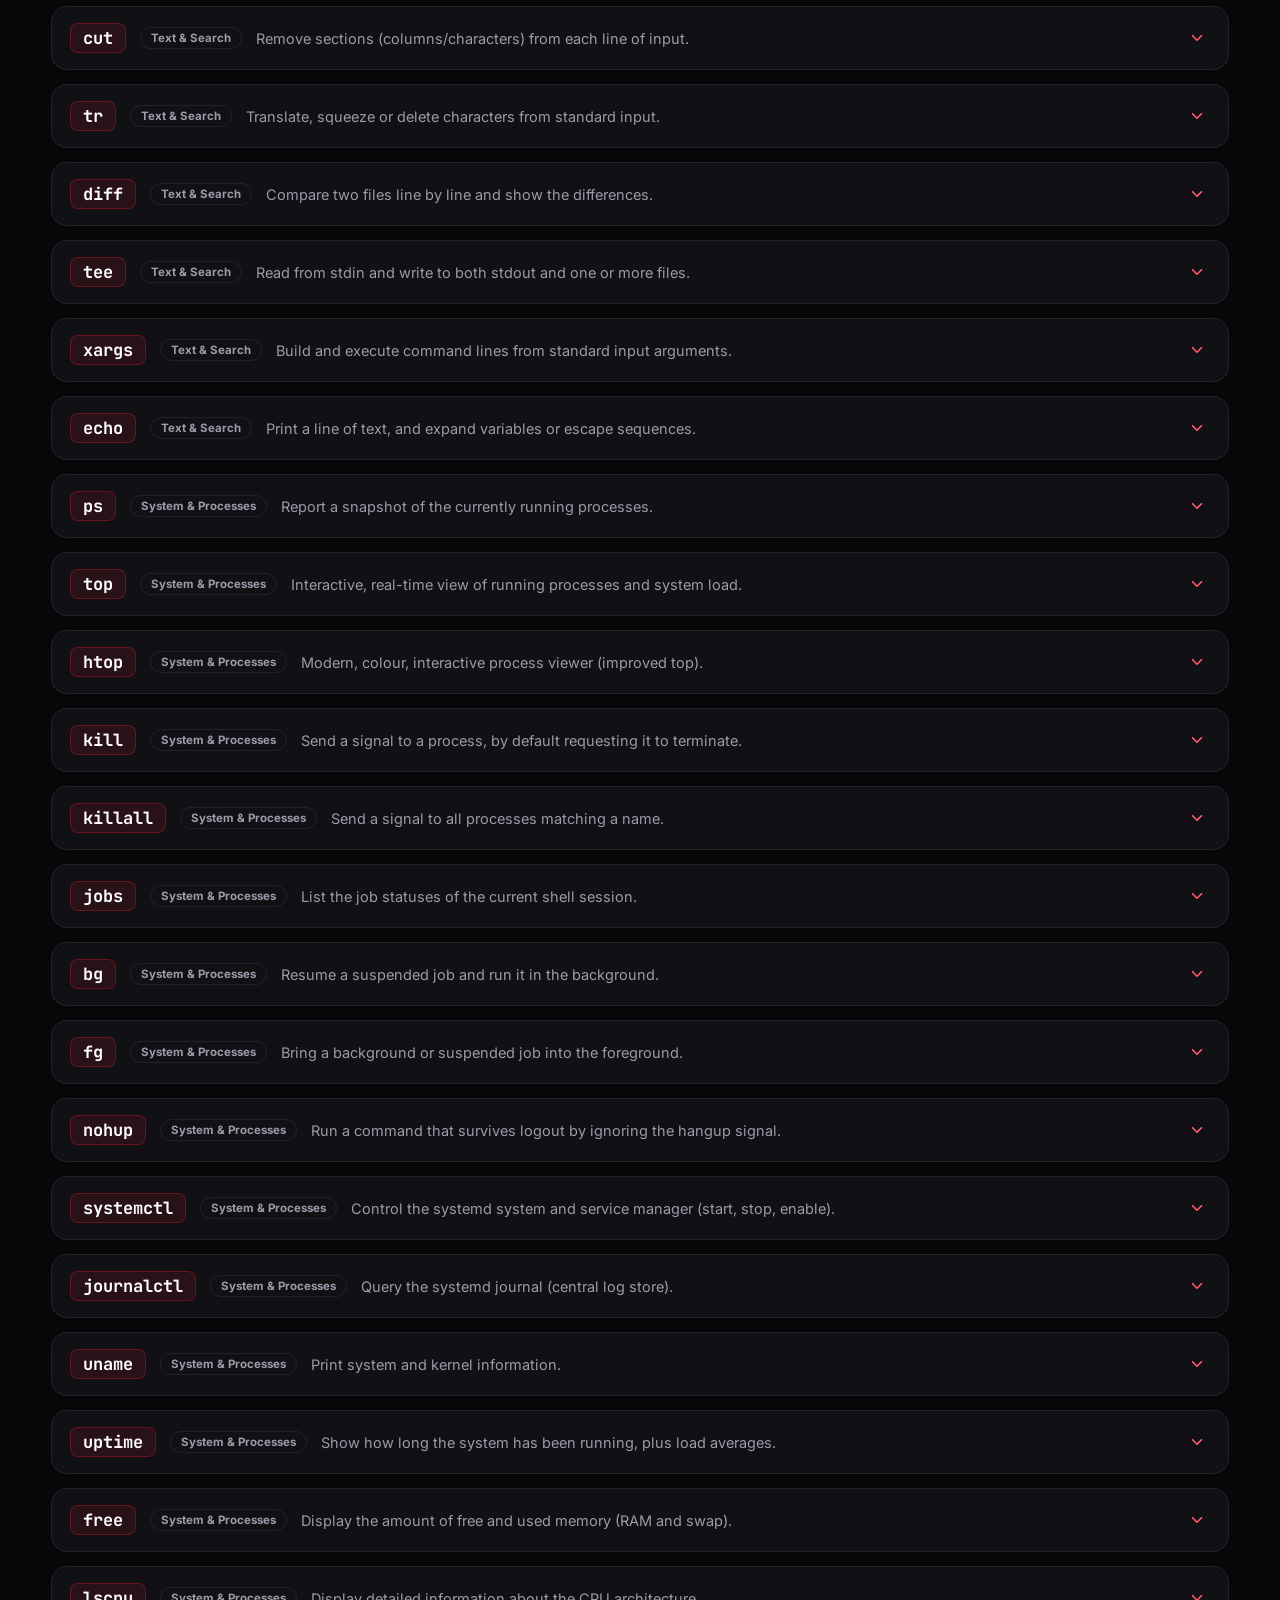
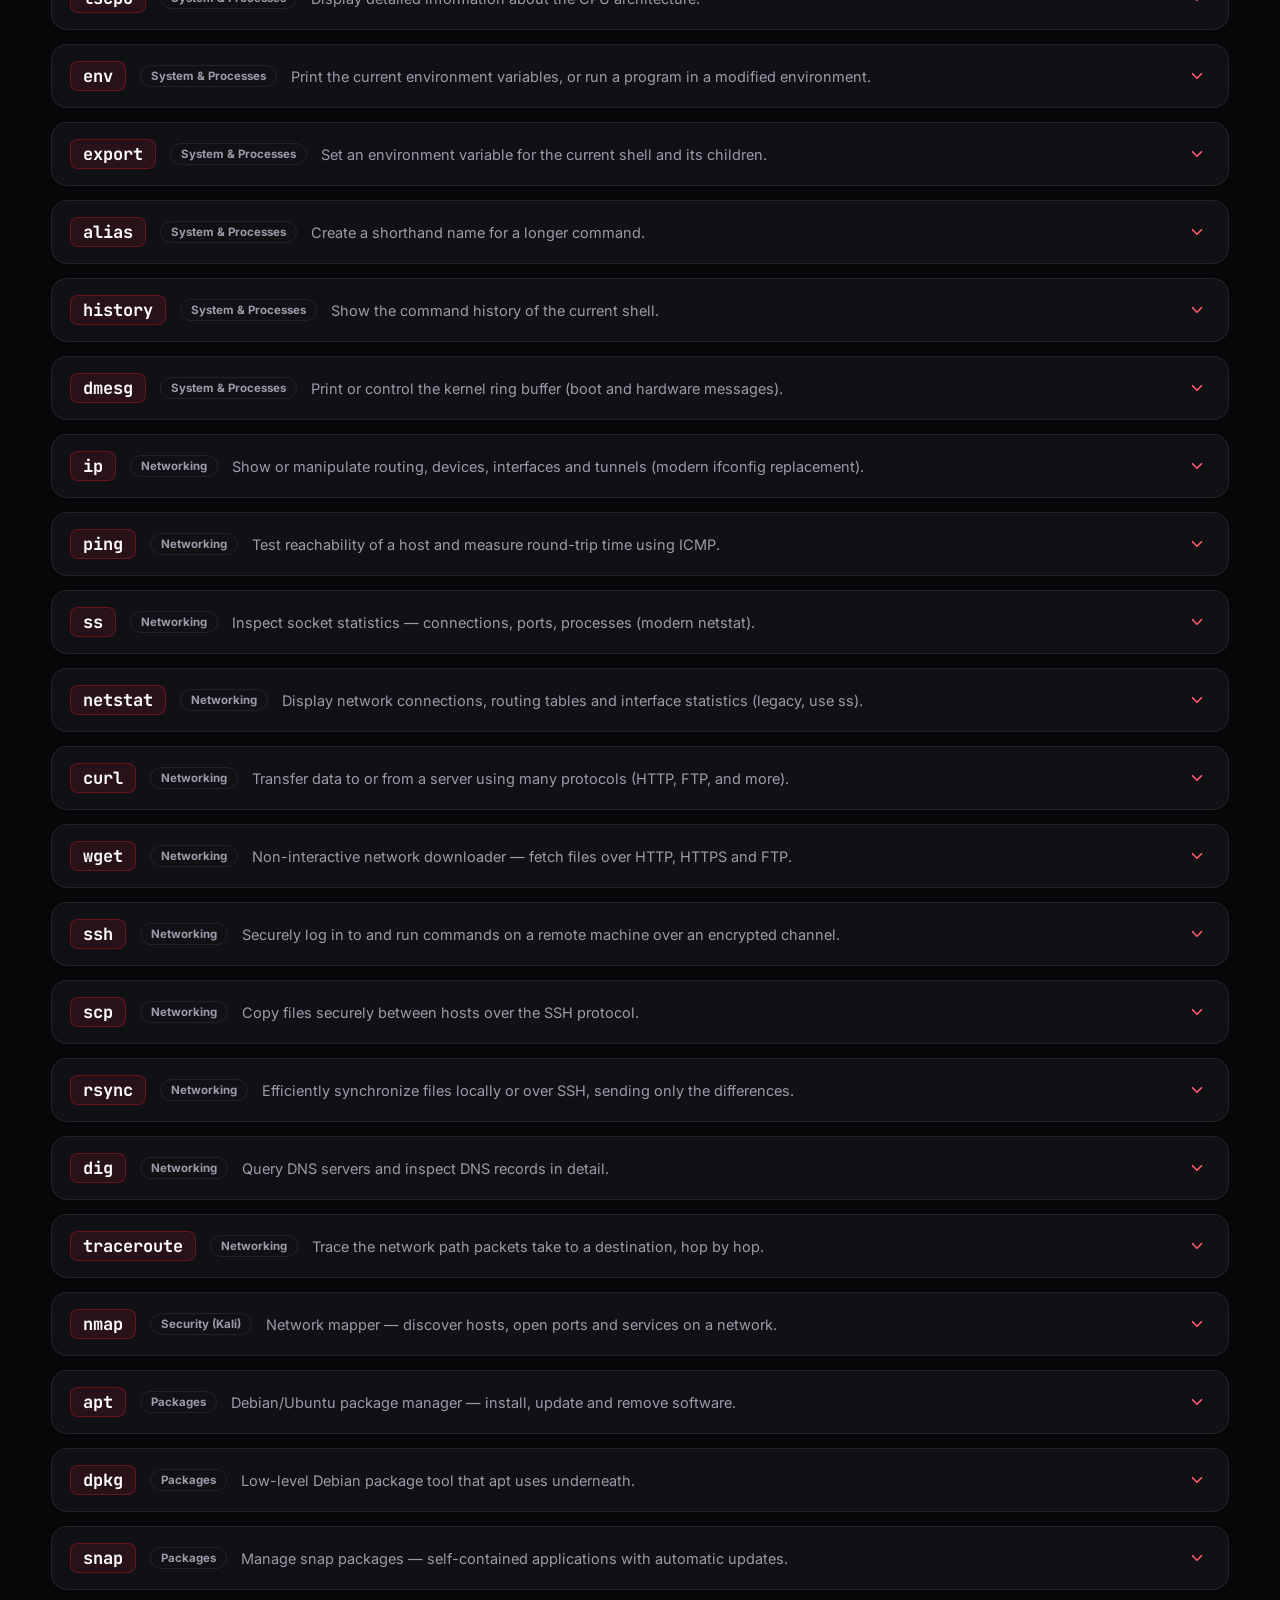
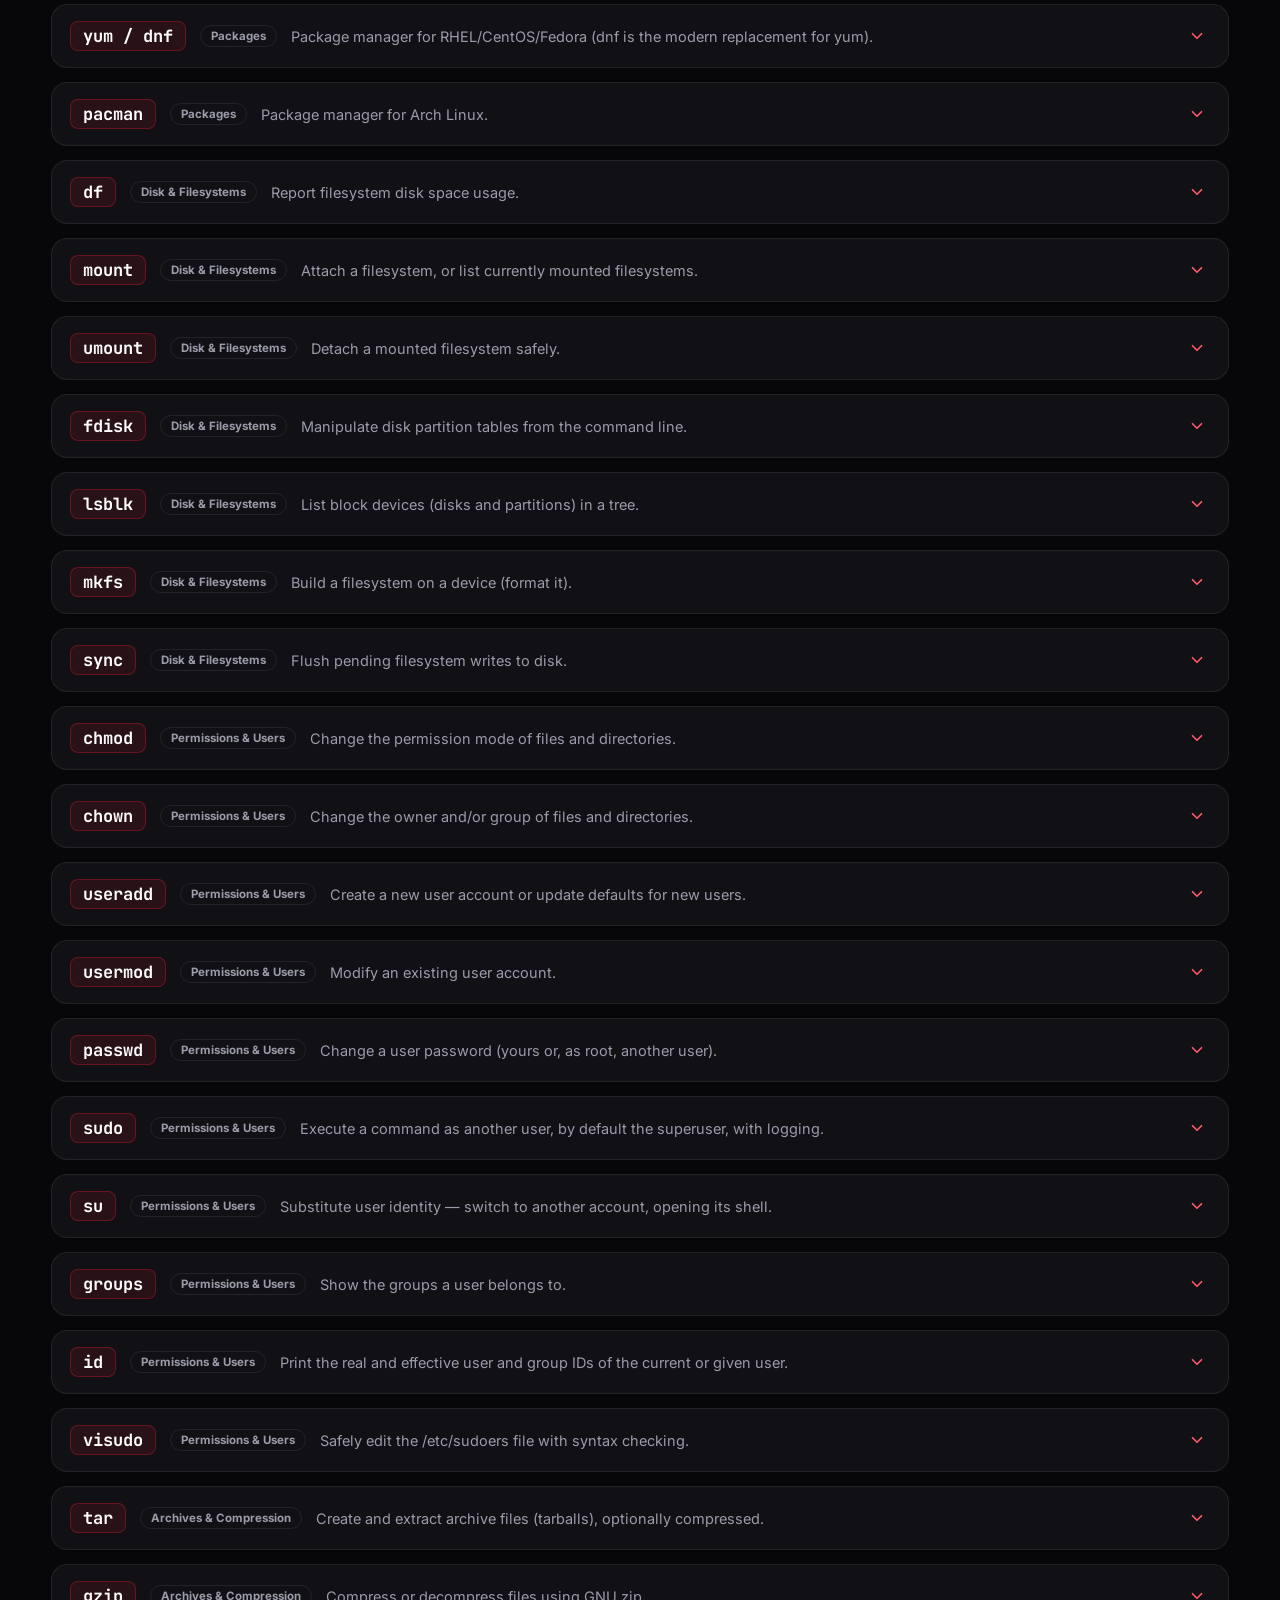
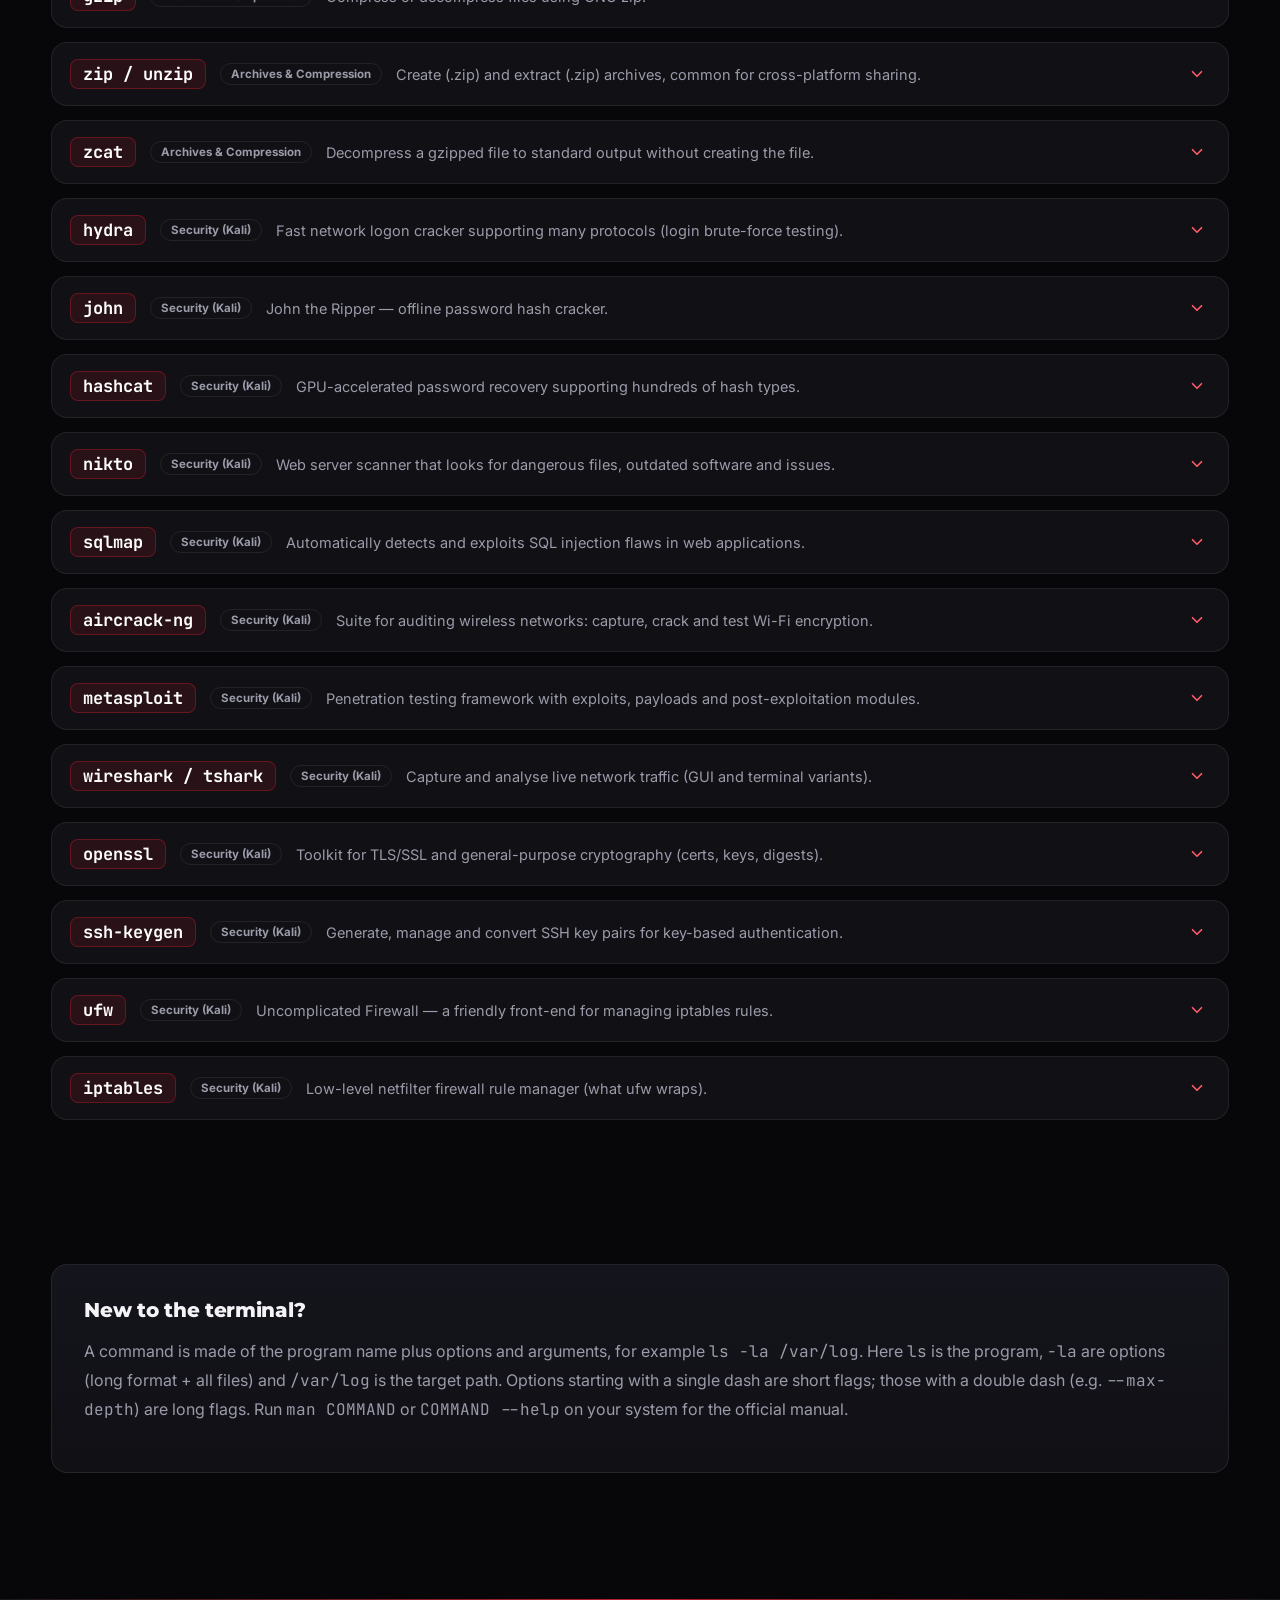
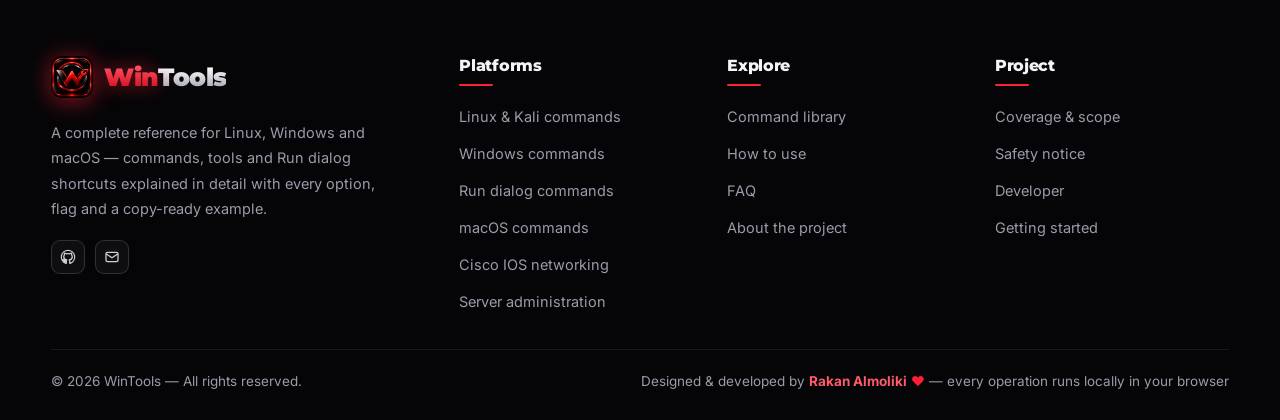
<file: linux.html>
<!DOCTYPE html>
<html lang="en">
<head>
  <meta charset="utf-8">
  <meta name="viewport" content="width=device-width, initial-scale=1">
  <title>Linux &amp; Kali Commands — Full Reference with All Options | WinTools</title>
  <meta name="description" content="A complete, searchable reference for Linux and Kali commands: files, text processing, processes, networking, packages, permissions, archives and security tools — every option and a copy-ready example.">
  <meta name="keywords" content="linux commands, kali linux, ls, grep, find, chmod, apt, systemd, nmap, hydra, metasploit, bash reference">
  <meta name="theme-color" content="#07070a">
  <link rel="icon" type="image/png" sizes="64x64" href="favicon.png">
  <link rel="apple-touch-icon" href="apple-touch-icon.png">
  <link rel="manifest" href="site.webmanifest">
  <meta property="og:type" content="website">
  <meta property="og:title" content="Linux &amp; Kali Commands — Full Reference">
  <meta property="og:description" content="Every Linux and Kali command explained with all options and copy-ready examples.">
  <meta property="og:image" content="assets/img/background.png">
  <meta name="twitter:card" content="summary_large_image">
  <link rel="preconnect" href="https://fonts.googleapis.com">
  <link rel="preconnect" href="https://fonts.gstatic.com" crossorigin>
  <link href="https://fonts.googleapis.com/css2?family=Montserrat:wght@600;700;800;900&family=Inter:wght@400;500;600;700&family=JetBrains+Mono:wght@400;700&display=swap" rel="stylesheet">
  <link rel="stylesheet" href="assets/css/style.css">
</head>
<body>
  <a class="skip-link" href="#main">Skip to content</a>
  <div id="site-header"></div>

  <main class="page-main page-body" id="main">
    <section class="hero" style="padding-bottom:44px;">
      <div class="hero-inner">
        <span class="hero-badge"><span class="dot"></span> Linux &amp; Kali command library</span>
        <h1>Linux commands, <span class="accent">fully explained.</span></h1>
        <p class="lead">From first steps to security tooling — every command here is broken down with its syntax, every option and flag, and copy-ready examples. Search as you type, filter by category, and expand a card to go deeper.</p>
        <div class="hero-chips" style="justify-content:center;">
          <span class="chip"><span class="hash-mark">#</span> Files</span>
          <span class="chip"><span class="hash-mark">#</span> Text</span>
          <span class="chip"><span class="hash-mark">#</span> System</span>
          <span class="chip"><span class="hash-mark">#</span> Networking</span>
          <span class="chip"><span class="hash-mark">#</span> Packages</span>
          <span class="chip"><span class="hash-mark">#</span> Kali security</span>
        </div>
      </div>
    </section>

    <section class="section" style="padding-top:12px;">
      <div class="container">
        <div class="cmd-toolbar">
          <div class="cmd-search">
            <span class="icon" data-icon="search"></span>
            <input class="input" id="linuxSearch" type="search" placeholder="Search commands, options or examples — e.g. grep, recursive, port scan…" aria-label="Search Linux commands">
          </div>
          <div class="cmd-chips" id="linuxChips" role="group" aria-label="Filter by category"></div>
        </div>

        <div class="cmd-meta">
          <div class="cmd-count" id="linuxCount"></div>
          <div class="cmd-actions">
            <button class="btn btn-ghost btn-sm" type="button" id="linuxExpand">Expand all</button>
            <button class="btn btn-ghost btn-sm" type="button" id="linuxCollapse">Collapse all</button>
          </div>
        </div>

        <div class="cmd-list" id="linuxList"></div>
      </div>
    </section>

    <section class="section-sm">
      <div class="container">
        <div class="panel" style="padding:32px;">
          <h3 style="font-size:20px;">New to the terminal?</h3>
          <p class="muted" style="margin-top:10px;">A command is made of the program name plus options and arguments, for example <span class="mono">ls -la /var/log</span>. Here <span class="mono">ls</span> is the program, <span class="mono">-la</span> are options (long format + all files) and <span class="mono">/var/log</span> is the target path. Options starting with a single dash are short flags; those with a double dash (e.g. <span class="mono">--max-depth</span>) are long flags. Run <span class="mono">man COMMAND</span> or <span class="mono">COMMAND --help</span> on your system for the official manual.</p>
        </div>
      </div>
    </section>
  </main>

  <div id="site-footer"></div>

  <script src="assets/js/utils.js"></script>
  <script src="assets/js/chrome.js"></script>
  <script src="assets/js/browser.js"></script>
  <script src="assets/js/data/linux.js"></script>
  <script src="assets/js/pages/os.js"></script>
</body>
</html>
</file>
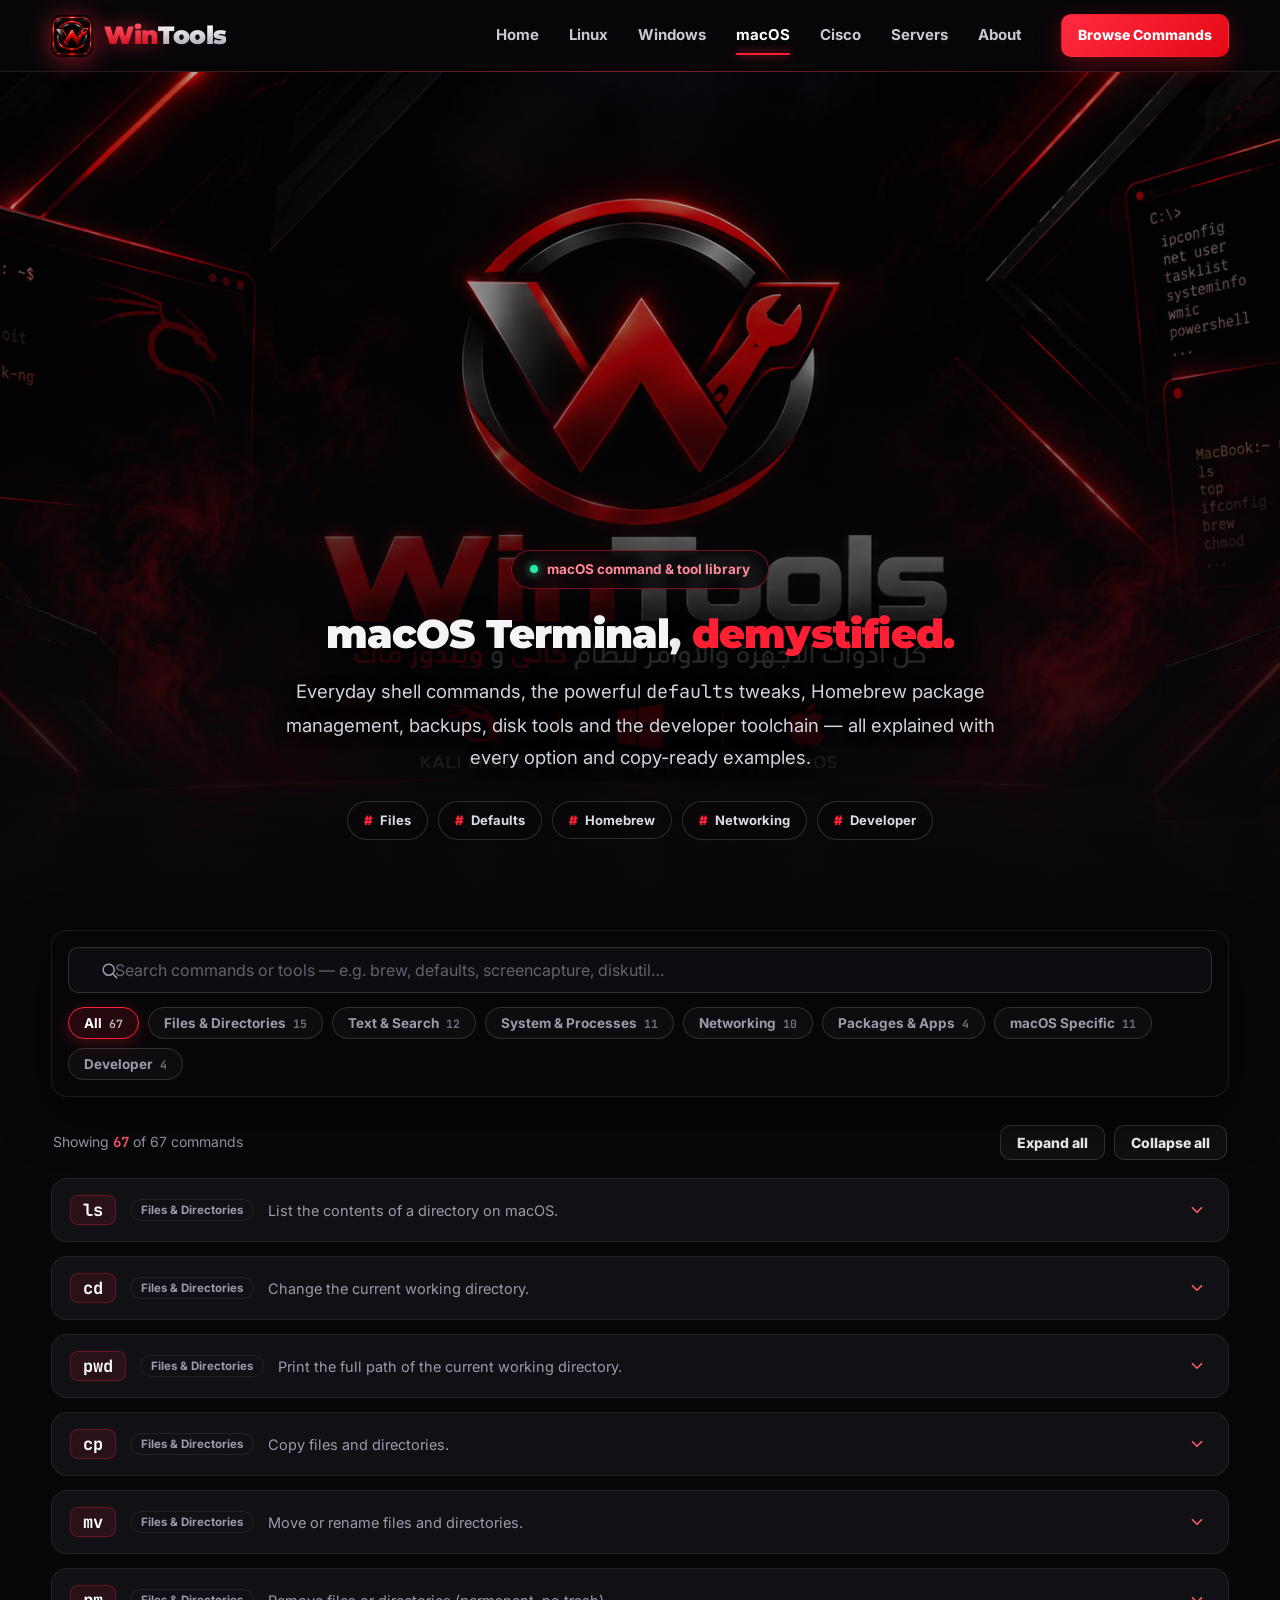
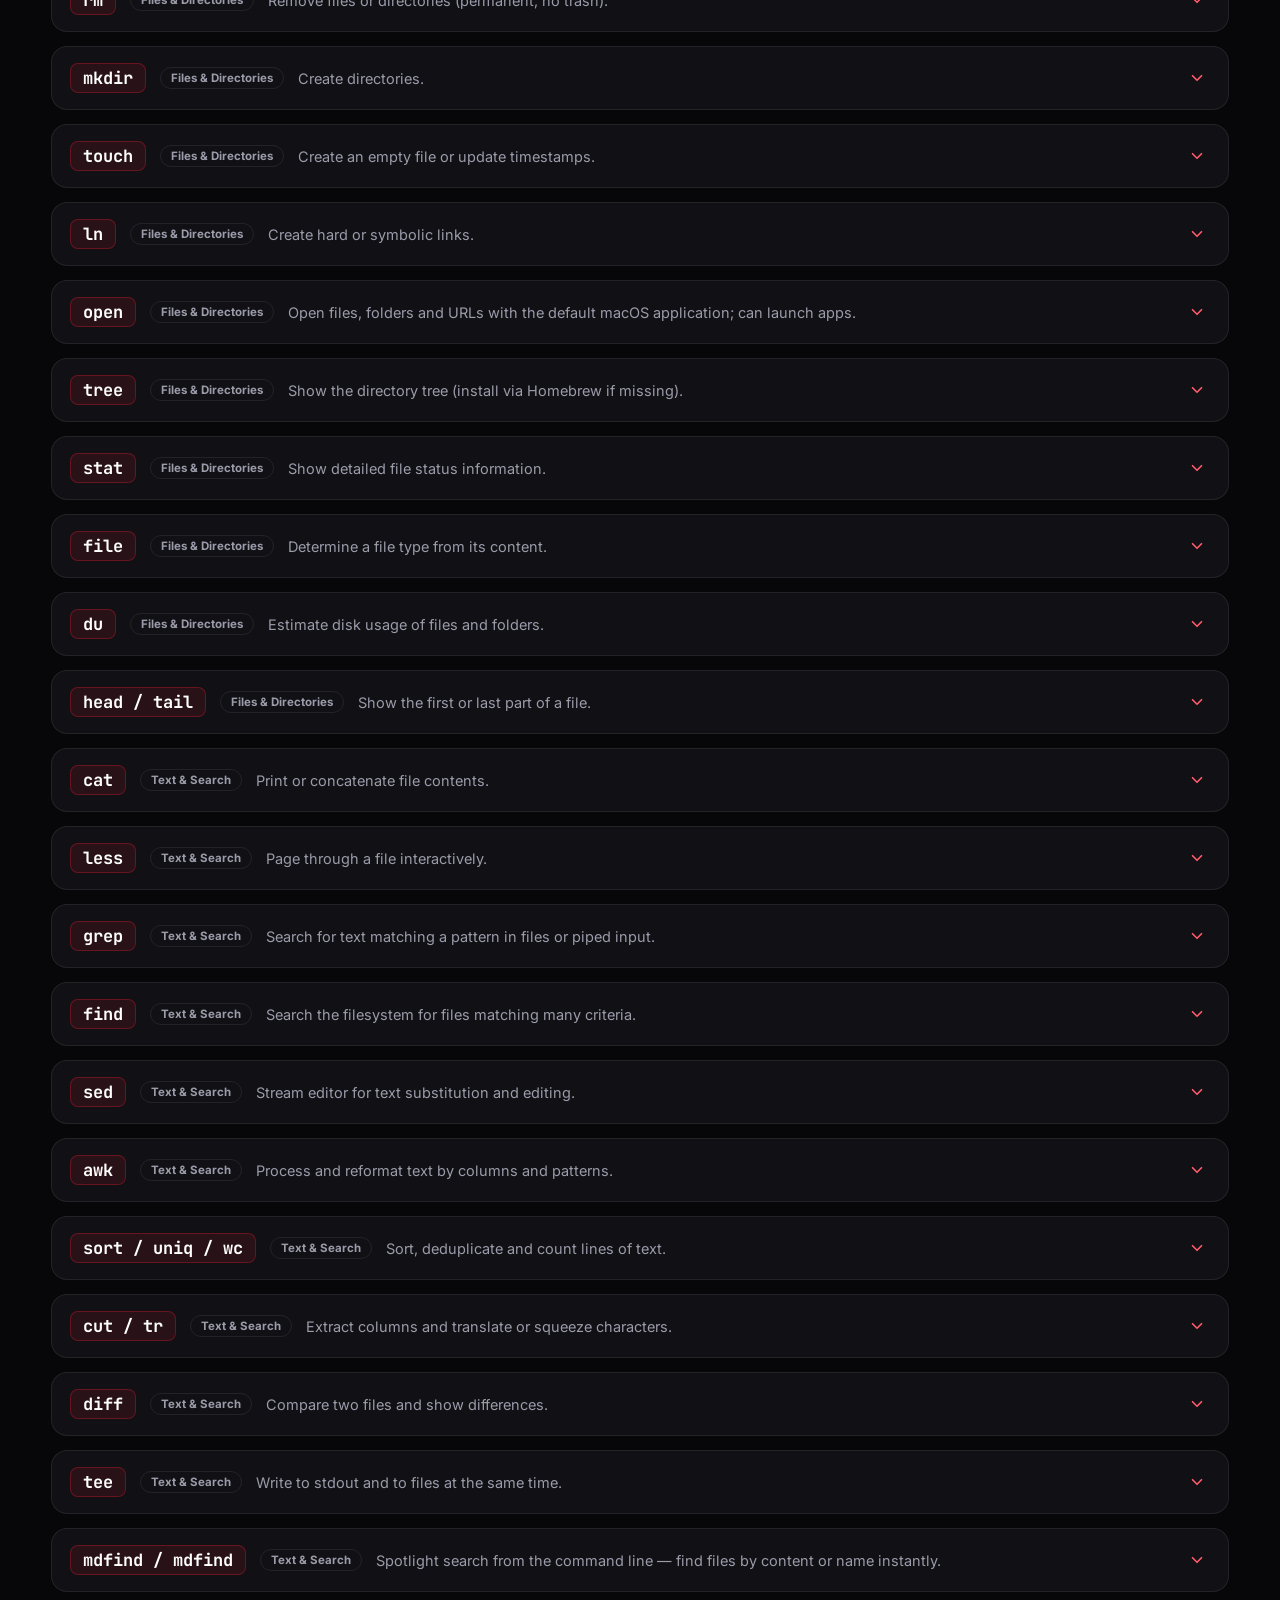
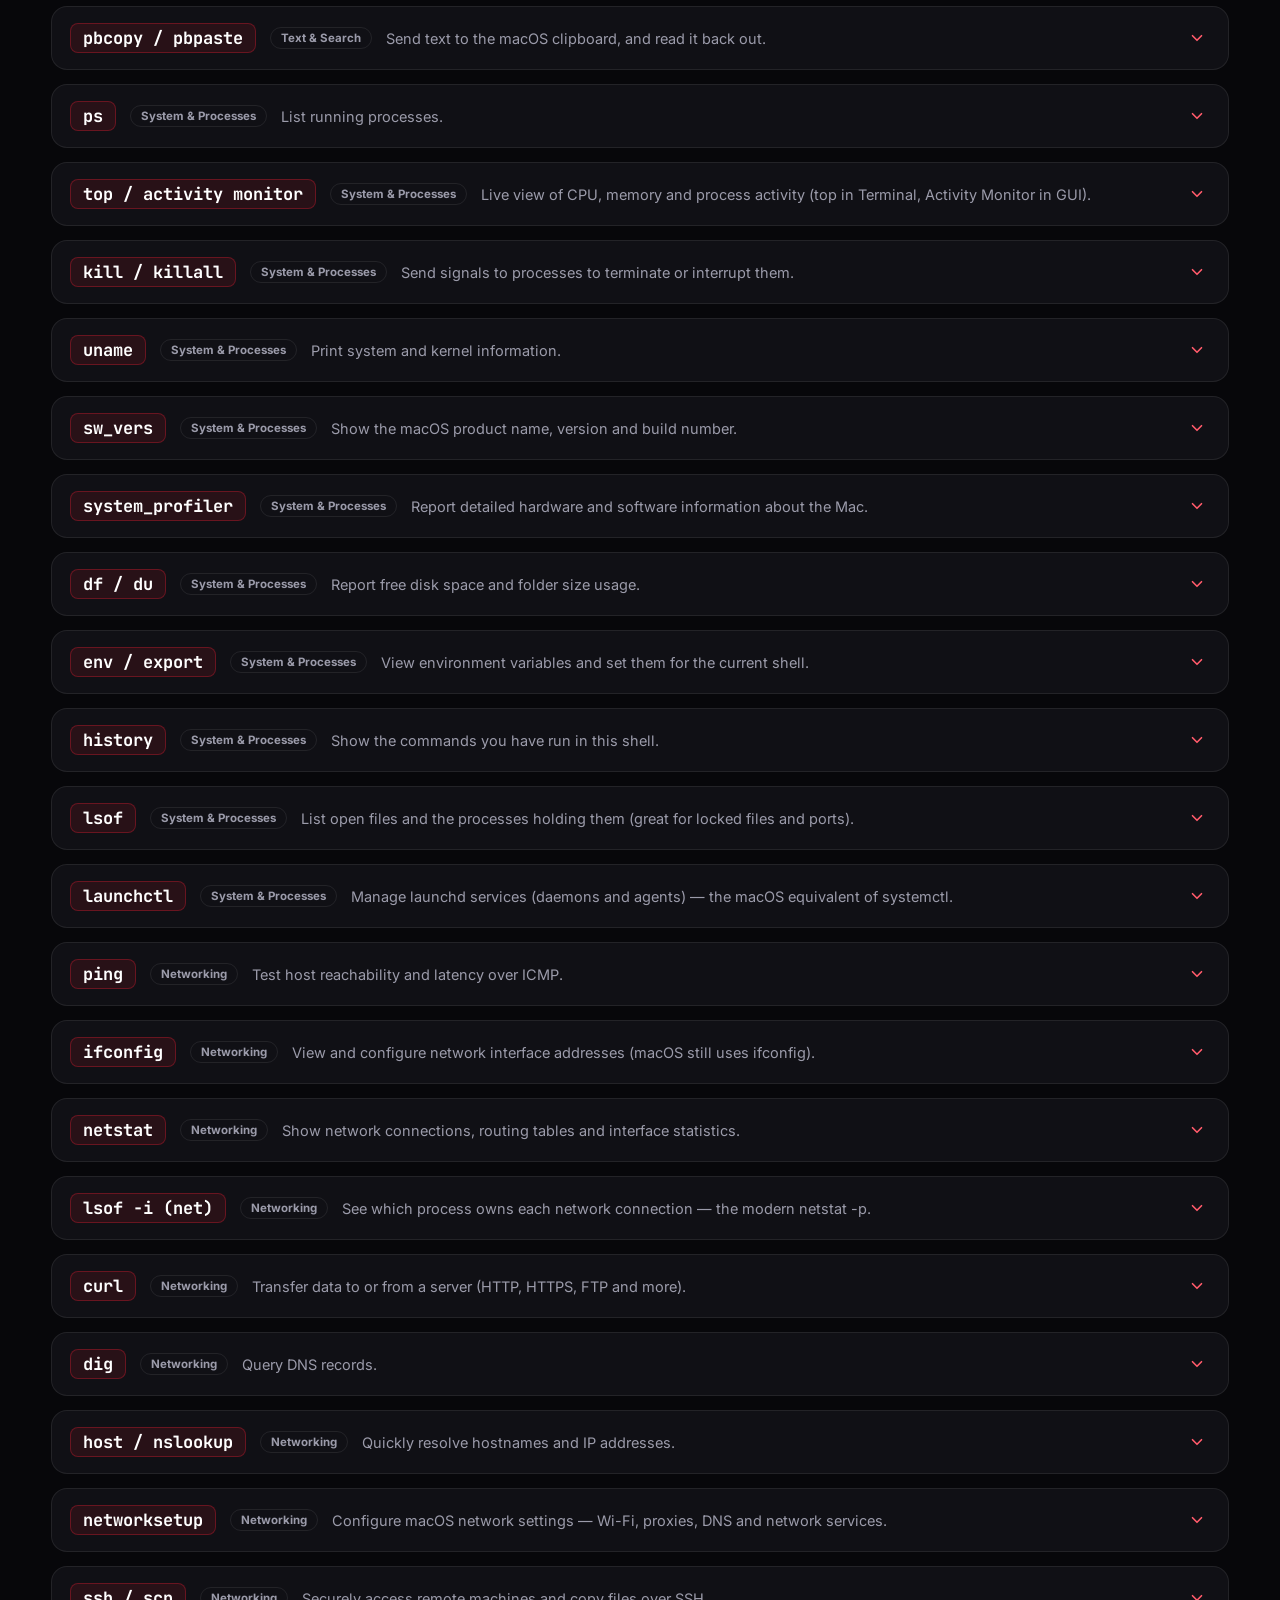
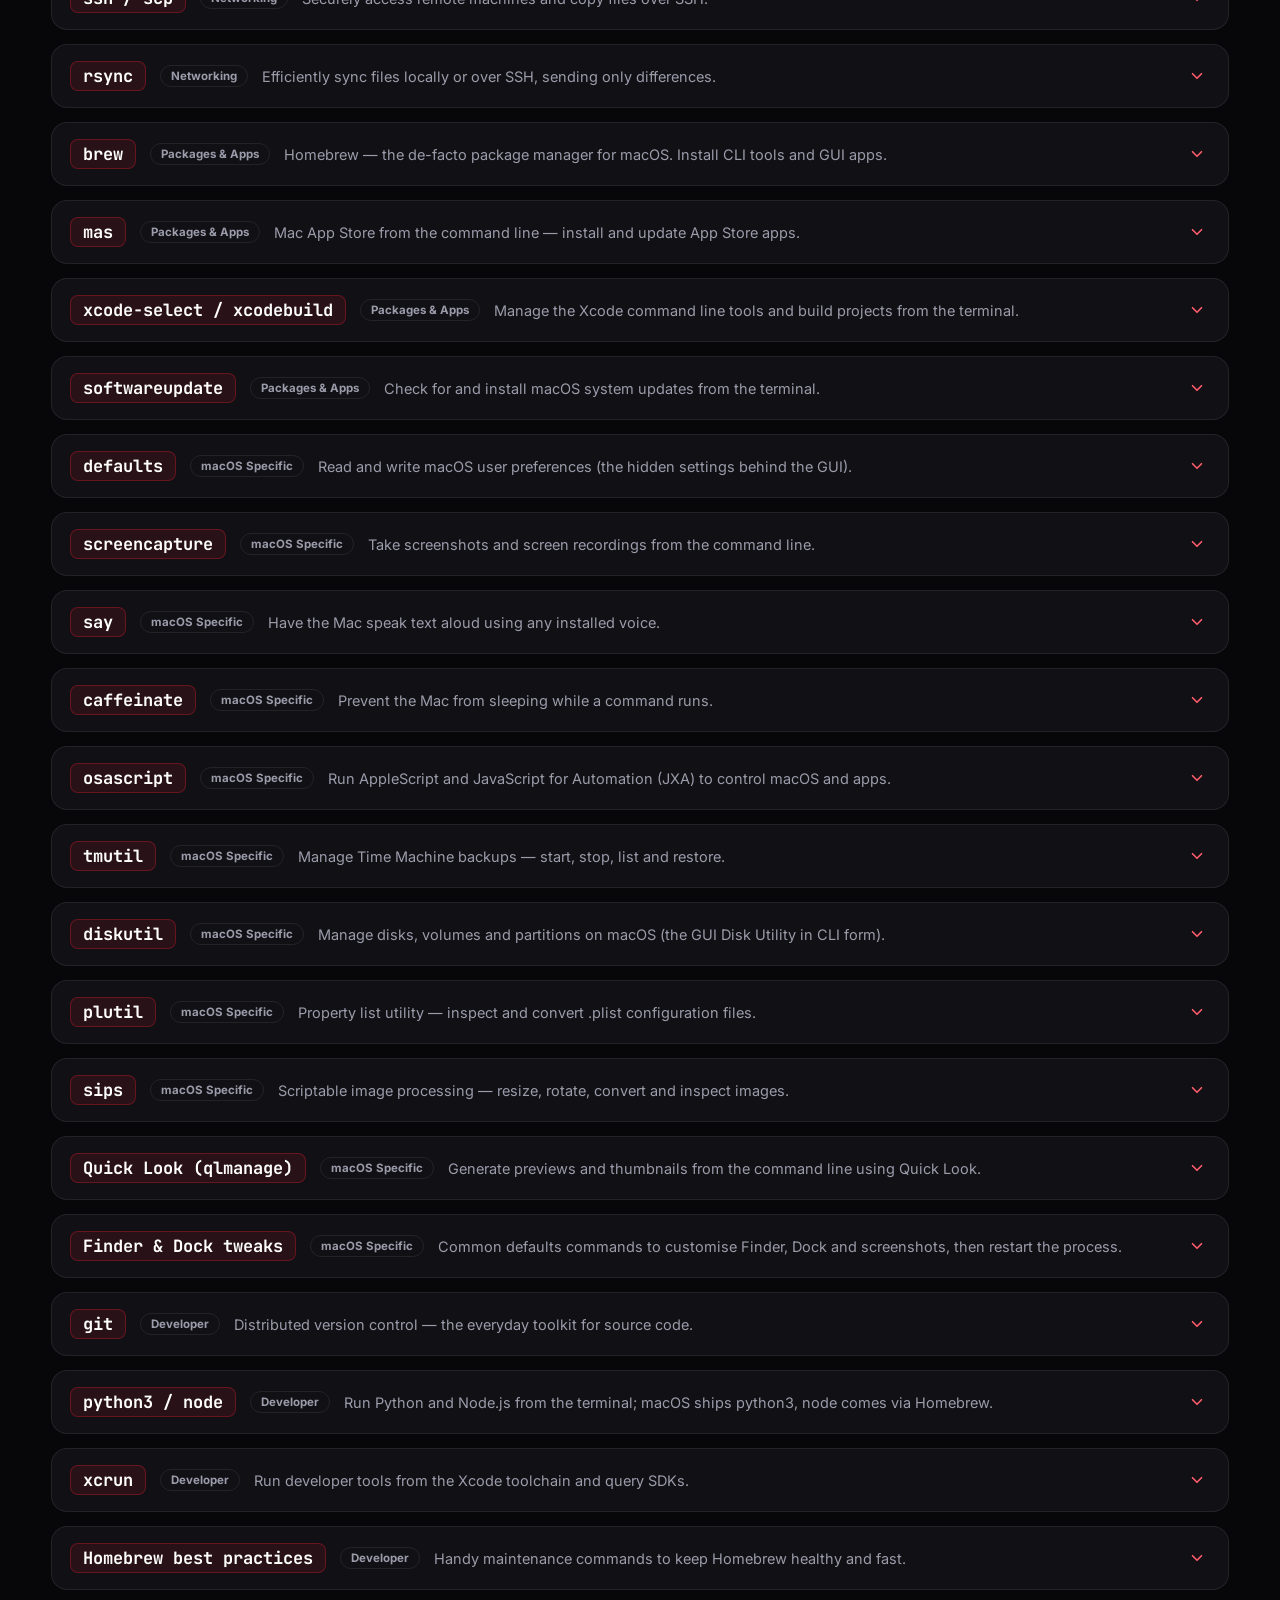
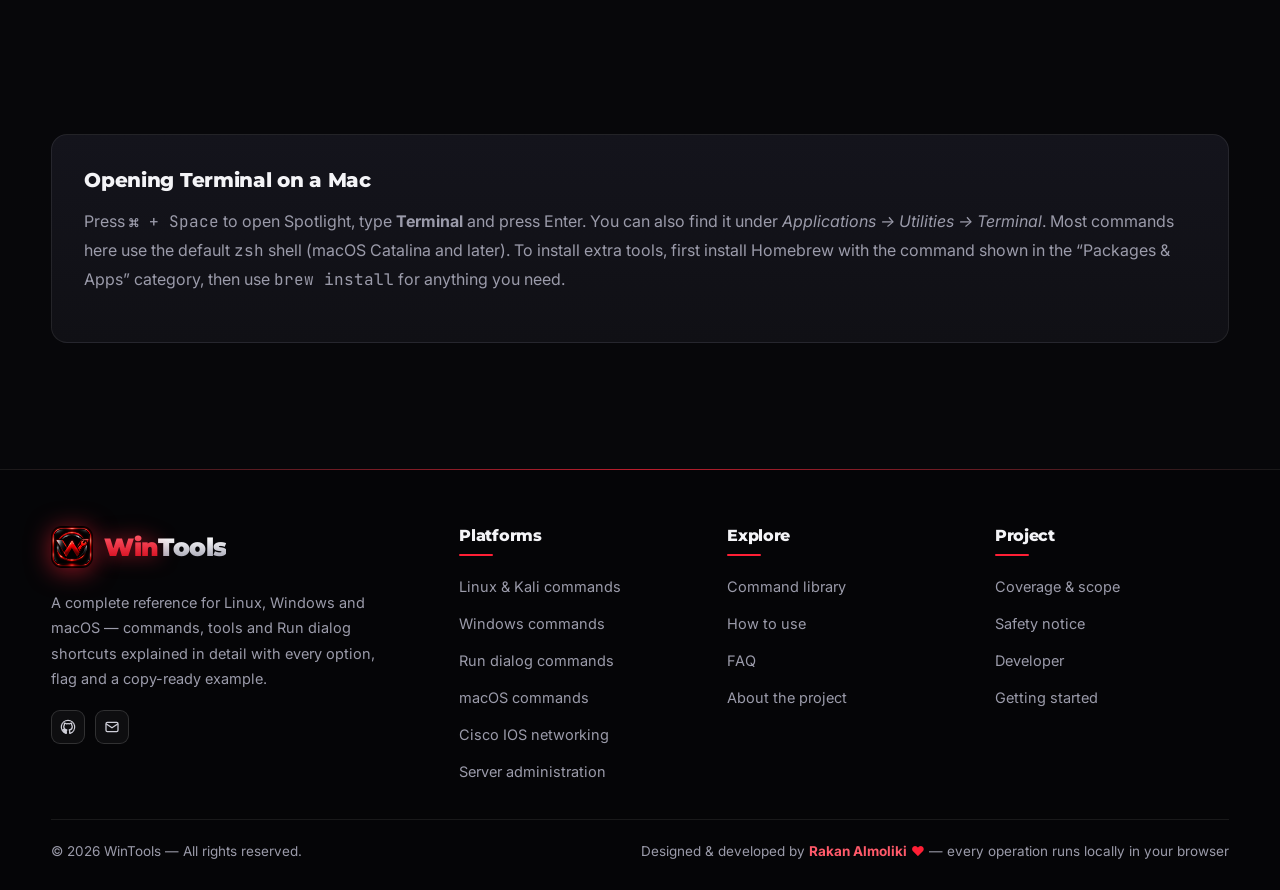
<file: macos.html>
<!DOCTYPE html>
<html lang="en">
<head>
  <meta charset="utf-8">
  <meta name="viewport" content="width=device-width, initial-scale=1">
  <title>macOS Terminal Commands &amp; Tools — Full Reference | WinTools</title>
  <meta name="description" content="A complete, searchable reference for macOS: Terminal basics, defaults tweaks, Homebrew, networking, Time Machine, Disk Utility and the developer toolchain — every option and a copy-ready example.">
  <meta name="keywords" content="macos commands, mac terminal, homebrew, defaults, screencapture, diskutil, tmutil, launchctl, brew, apple silicon, mac commands">
  <meta name="theme-color" content="#07070a">
  <link rel="icon" type="image/png" sizes="64x64" href="favicon.png">
  <link rel="apple-touch-icon" href="apple-touch-icon.png">
  <link rel="manifest" href="site.webmanifest">
  <meta property="og:type" content="website">
  <meta property="og:title" content="macOS Terminal Commands &amp; Tools — Full Reference">
  <meta property="og:description" content="Every macOS Terminal command and built-in tool explained with all options and examples.">
  <meta property="og:image" content="assets/img/background.png">
  <meta name="twitter:card" content="summary_large_image">
  <link rel="preconnect" href="https://fonts.googleapis.com">
  <link rel="preconnect" href="https://fonts.gstatic.com" crossorigin>
  <link href="https://fonts.googleapis.com/css2?family=Montserrat:wght@600;700;800;900&family=Inter:wght@400;500;600;700&family=JetBrains+Mono:wght@400;700&display=swap" rel="stylesheet">
  <link rel="stylesheet" href="assets/css/style.css">
</head>
<body>
  <a class="skip-link" href="#main">Skip to content</a>
  <div id="site-header"></div>

  <main class="page-main page-body" id="main">
    <section class="hero" style="padding-bottom:44px;">
      <div class="hero-inner">
        <span class="hero-badge"><span class="dot"></span> macOS command &amp; tool library</span>
        <h1>macOS Terminal, <span class="accent">demystified.</span></h1>
        <p class="lead">Everyday shell commands, the powerful <span class="mono">defaults</span> tweaks, Homebrew package management, backups, disk tools and the developer toolchain — all explained with every option and copy-ready examples.</p>
        <div class="hero-chips" style="justify-content:center;">
          <span class="chip"><span class="hash-mark">#</span> Files</span>
          <span class="chip"><span class="hash-mark">#</span> Defaults</span>
          <span class="chip"><span class="hash-mark">#</span> Homebrew</span>
          <span class="chip"><span class="hash-mark">#</span> Networking</span>
          <span class="chip"><span class="hash-mark">#</span> Developer</span>
        </div>
      </div>
    </section>

    <section class="section" style="padding-top:12px;">
      <div class="container">
        <div class="cmd-toolbar">
          <div class="cmd-search">
            <span class="icon" data-icon="search"></span>
            <input class="input" id="macSearch" type="search" placeholder="Search commands or tools — e.g. brew, defaults, screencapture, diskutil…" aria-label="Search macOS commands">
          </div>
          <div class="cmd-chips" id="macChips" role="group" aria-label="Filter by category"></div>
        </div>

        <div class="cmd-meta">
          <div class="cmd-count" id="macCount"></div>
          <div class="cmd-actions">
            <button class="btn btn-ghost btn-sm" type="button" id="macExpand">Expand all</button>
            <button class="btn btn-ghost btn-sm" type="button" id="macCollapse">Collapse all</button>
          </div>
        </div>

        <div class="cmd-list" id="macList"></div>
      </div>
    </section>

    <section class="section-sm">
      <div class="container">
        <div class="panel" style="padding:32px;">
          <h3 style="font-size:20px;">Opening Terminal on a Mac</h3>
          <p class="muted" style="margin-top:10px;">Press <span class="mono">⌘ + Space</span> to open Spotlight, type <strong>Terminal</strong> and press Enter. You can also find it under <em>Applications → Utilities → Terminal</em>. Most commands here use the default <span class="mono">zsh</span> shell (macOS Catalina and later). To install extra tools, first install Homebrew with the command shown in the “Packages &amp; Apps” category, then use <span class="mono">brew install</span> for anything you need.</p>
        </div>
      </div>
    </section>
  </main>

  <div id="site-footer"></div>

  <script src="assets/js/utils.js"></script>
  <script src="assets/js/chrome.js"></script>
  <script src="assets/js/browser.js"></script>
  <script src="assets/js/data/macos.js"></script>
  <script src="assets/js/pages/os.js"></script>
</body>
</html>
</file>
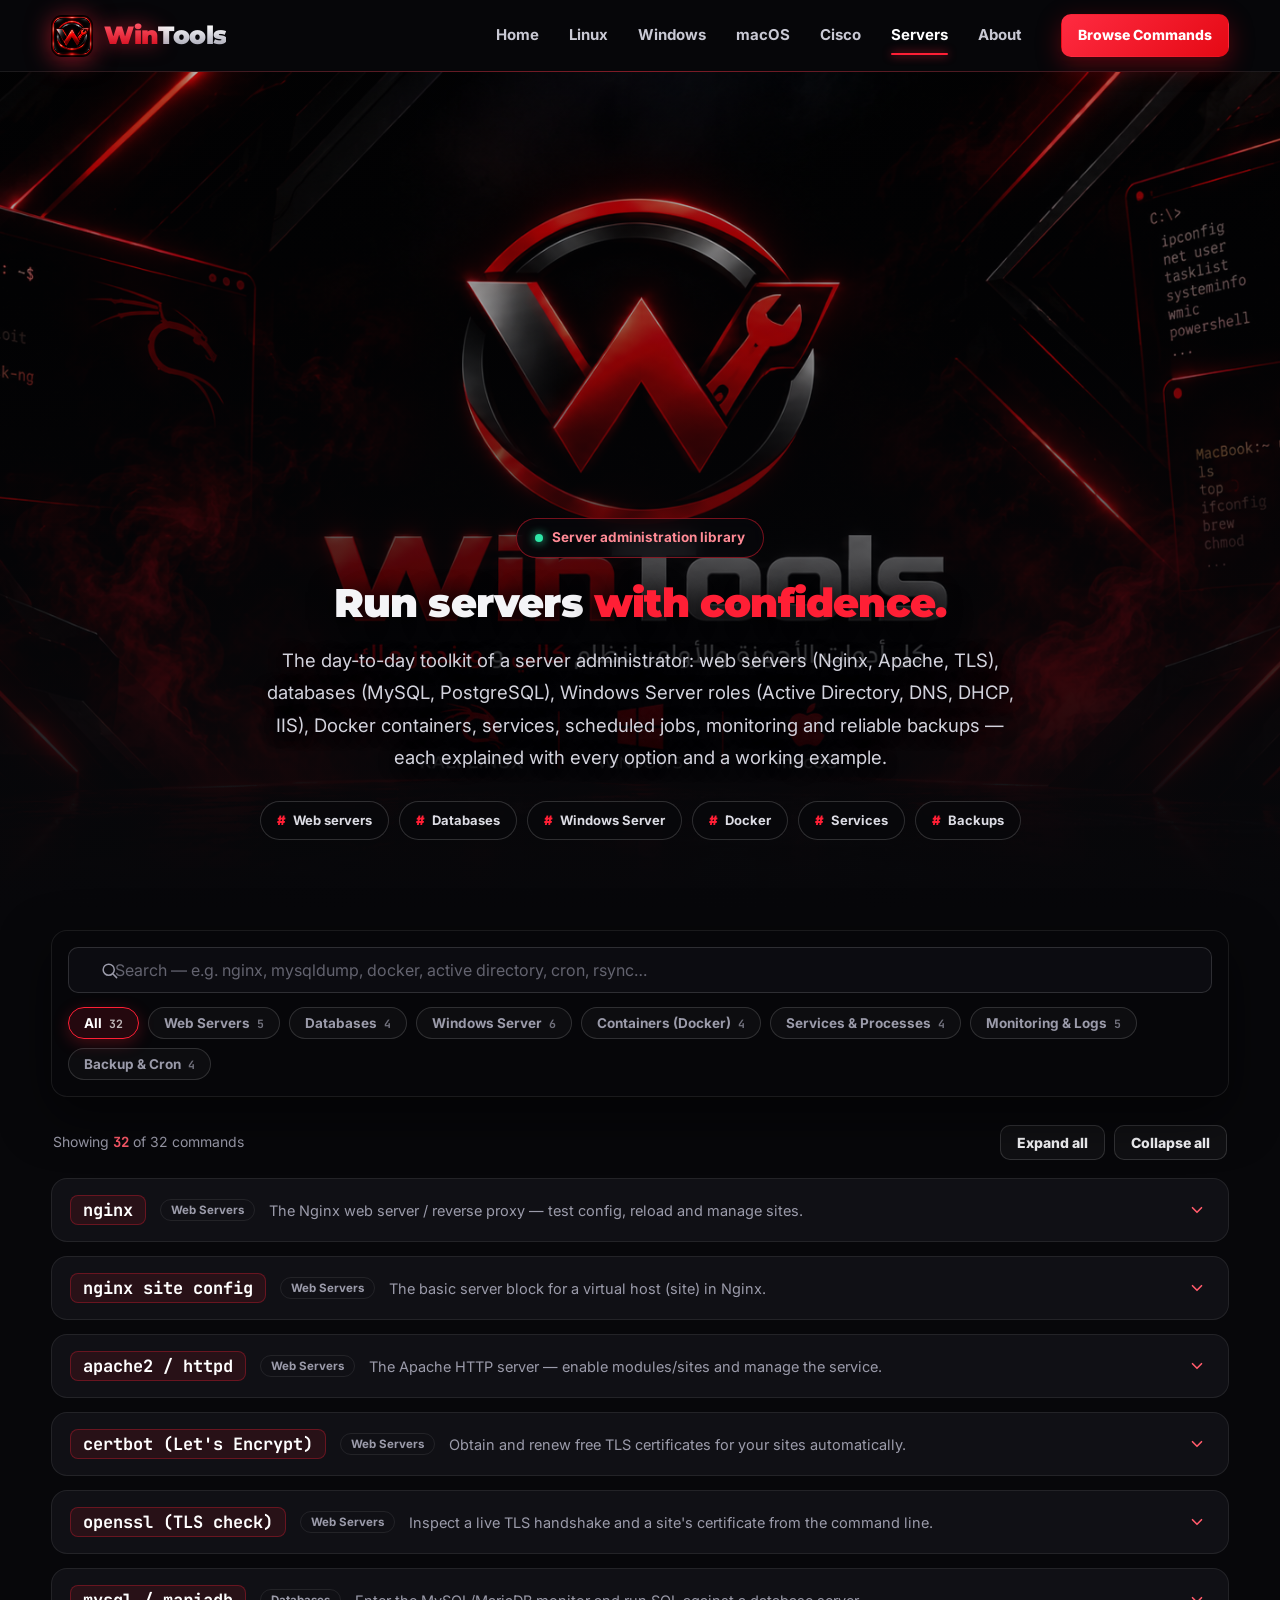
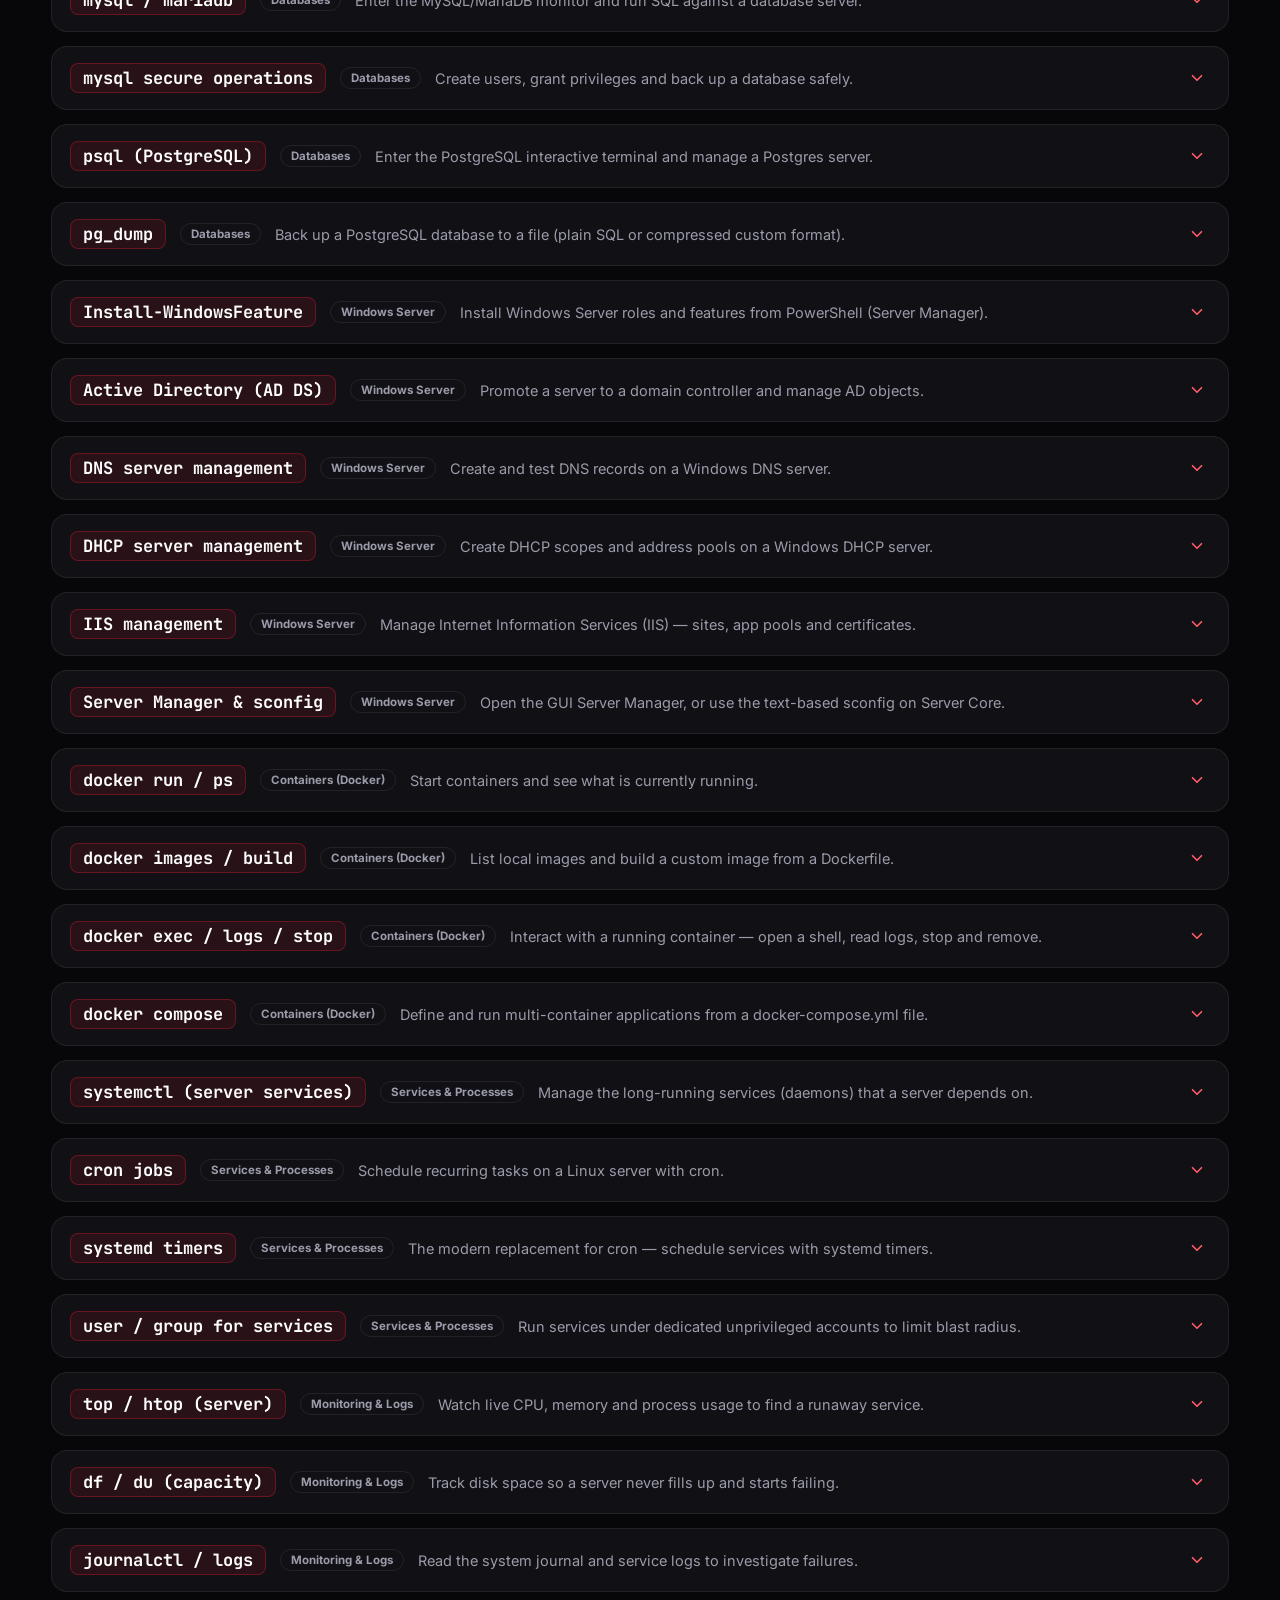
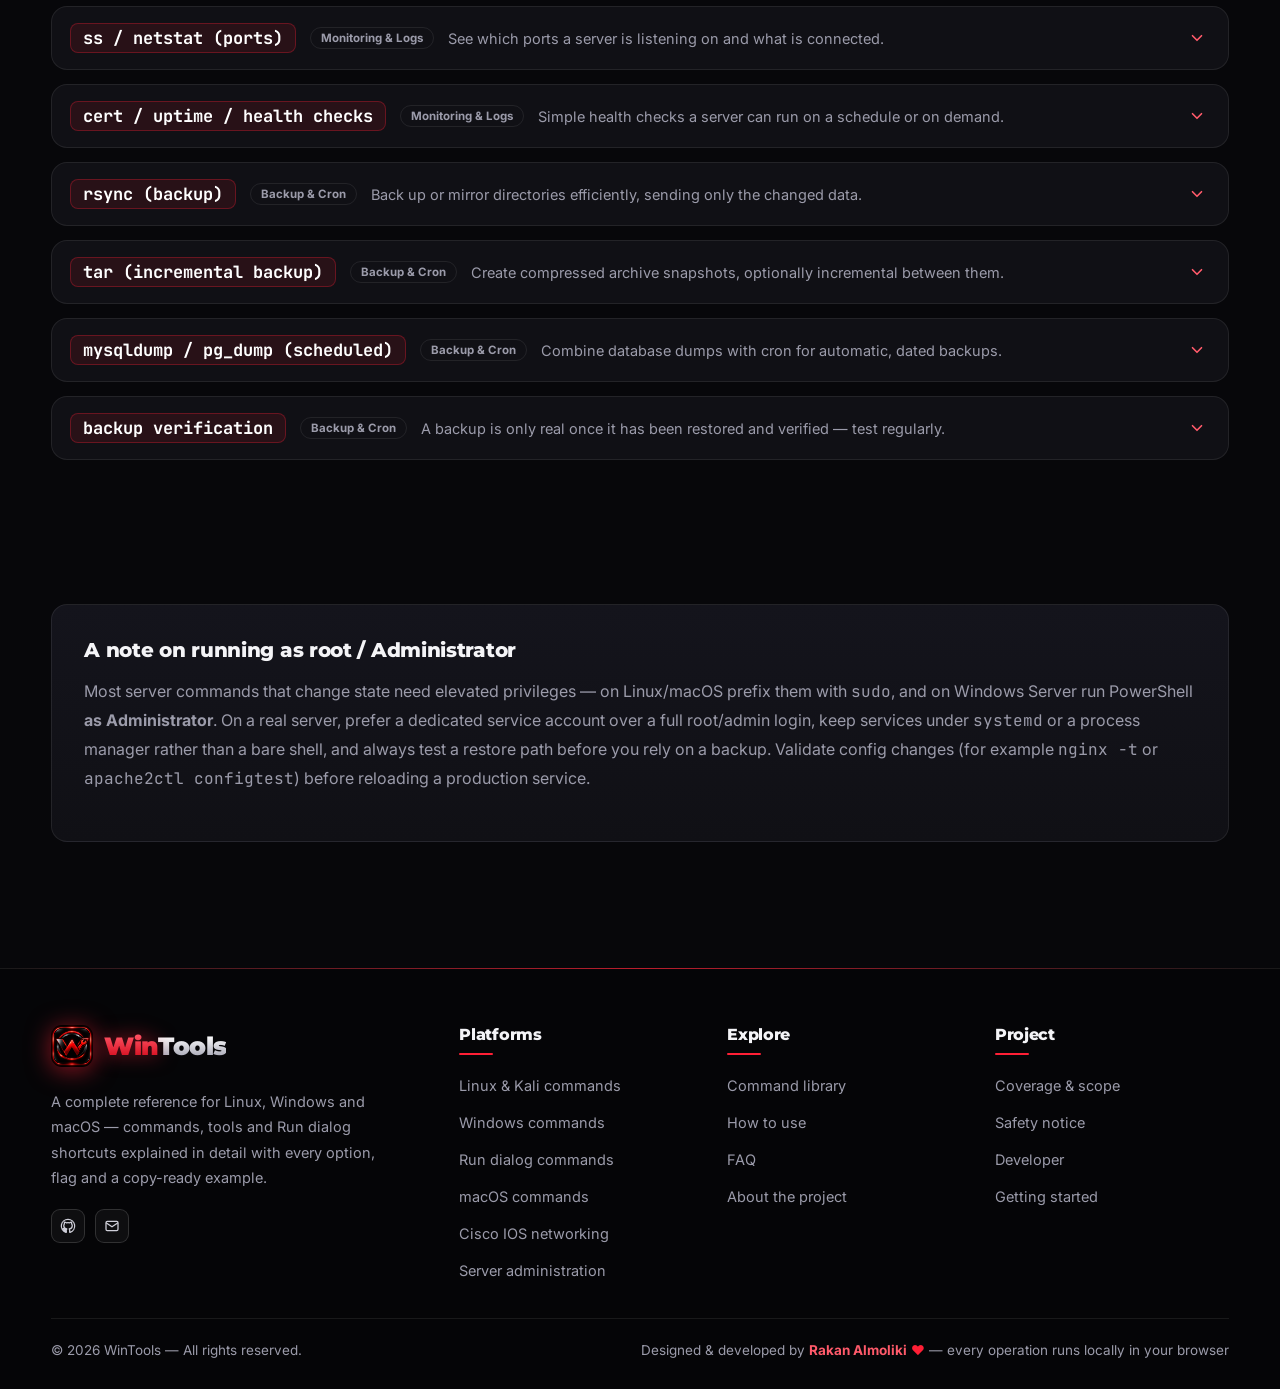
<file: servers.html>
<!DOCTYPE html>
<html lang="en">
<head>
  <meta charset="utf-8">
  <meta name="viewport" content="width=device-width, initial-scale=1">
  <title>Server Administration Commands — Web, DB, Windows Server, Docker | WinTools</title>
  <meta name="description" content="A complete, searchable reference for server administration: Nginx and Apache, MySQL/PostgreSQL, Windows Server roles (AD, DNS, DHCP, IIS), Docker containers, services, cron, monitoring and backups.">
  <meta name="keywords" content="server commands, nginx, apache, certbot, mysql, psql, pg_dump, windows server, active directory, dns, dhcp, iis, docker, docker compose, systemd, cron, rsync, backup, monitoring">
  <meta name="theme-color" content="#07070a">
  <link rel="icon" type="image/png" sizes="64x64" href="favicon.png">
  <link rel="apple-touch-icon" href="apple-touch-icon.png">
  <link rel="manifest" href="site.webmanifest">
  <meta property="og:type" content="website">
  <meta property="og:title" content="Server Administration Commands — Full Reference">
  <meta property="og:description" content="Web servers, databases, Windows Server, Docker, services, monitoring and backups — every option and example.">
  <meta property="og:image" content="assets/img/background.png">
  <meta name="twitter:card" content="summary_large_image">
  <link rel="preconnect" href="https://fonts.googleapis.com">
  <link rel="preconnect" href="https://fonts.gstatic.com" crossorigin>
  <link href="https://fonts.googleapis.com/css2?family=Montserrat:wght@600;700;800;900&family=Inter:wght@400;500;600;700&family=JetBrains+Mono:wght@400;700&display=swap" rel="stylesheet">
  <link rel="stylesheet" href="assets/css/style.css">
</head>
<body>
  <a class="skip-link" href="#main">Skip to content</a>
  <div id="site-header"></div>

  <main class="page-main page-body" id="main">
    <section class="hero" style="padding-bottom:44px;">
      <div class="hero-inner">
        <span class="hero-badge"><span class="dot"></span> Server administration library</span>
        <h1>Run servers <span class="accent">with confidence.</span></h1>
        <p class="lead">The day-to-day toolkit of a server administrator: web servers (Nginx, Apache, TLS), databases (MySQL, PostgreSQL), Windows Server roles (Active Directory, DNS, DHCP, IIS), Docker containers, services, scheduled jobs, monitoring and reliable backups — each explained with every option and a working example.</p>
        <div class="hero-chips" style="justify-content:center;">
          <span class="chip"><span class="hash-mark">#</span> Web servers</span>
          <span class="chip"><span class="hash-mark">#</span> Databases</span>
          <span class="chip"><span class="hash-mark">#</span> Windows Server</span>
          <span class="chip"><span class="hash-mark">#</span> Docker</span>
          <span class="chip"><span class="hash-mark">#</span> Services</span>
          <span class="chip"><span class="hash-mark">#</span> Backups</span>
        </div>
      </div>
    </section>

    <section class="section" style="padding-top:12px;">
      <div class="container">
        <div class="cmd-toolbar">
          <div class="cmd-search">
            <span class="icon" data-icon="search"></span>
            <input class="input" id="srvSearch" type="search" placeholder="Search — e.g. nginx, mysqldump, docker, active directory, cron, rsync…" aria-label="Search server commands">
          </div>
          <div class="cmd-chips" id="srvChips" role="group" aria-label="Filter by category"></div>
        </div>

        <div class="cmd-meta">
          <div class="cmd-count" id="srvCount"></div>
          <div class="cmd-actions">
            <button class="btn btn-ghost btn-sm" type="button" id="srvExpand">Expand all</button>
            <button class="btn btn-ghost btn-sm" type="button" id="srvCollapse">Collapse all</button>
          </div>
        </div>

        <div class="cmd-list" id="srvList"></div>
      </div>
    </section>

    <section class="section-sm">
      <div class="container">
        <div class="panel" style="padding:32px;">
          <h3 style="font-size:20px;">A note on running as root / Administrator</h3>
          <p class="muted" style="margin-top:10px;">Most server commands that change state need elevated privileges — on Linux/macOS prefix them with <span class="mono">sudo</span>, and on Windows Server run PowerShell <strong>as Administrator</strong>. On a real server, prefer a dedicated service account over a full root/admin login, keep services under <span class="mono">systemd</span> or a process manager rather than a bare shell, and always test a restore path before you rely on a backup. Validate config changes (for example <span class="mono">nginx -t</span> or <span class="mono">apache2ctl configtest</span>) before reloading a production service.</p>
        </div>
      </div>
    </section>
  </main>

  <div id="site-footer"></div>

  <script src="assets/js/utils.js"></script>
  <script src="assets/js/chrome.js"></script>
  <script src="assets/js/browser.js"></script>
  <script src="assets/js/data/servers.js"></script>
  <script src="assets/js/pages/os.js"></script>
</body>
</html>
</file>
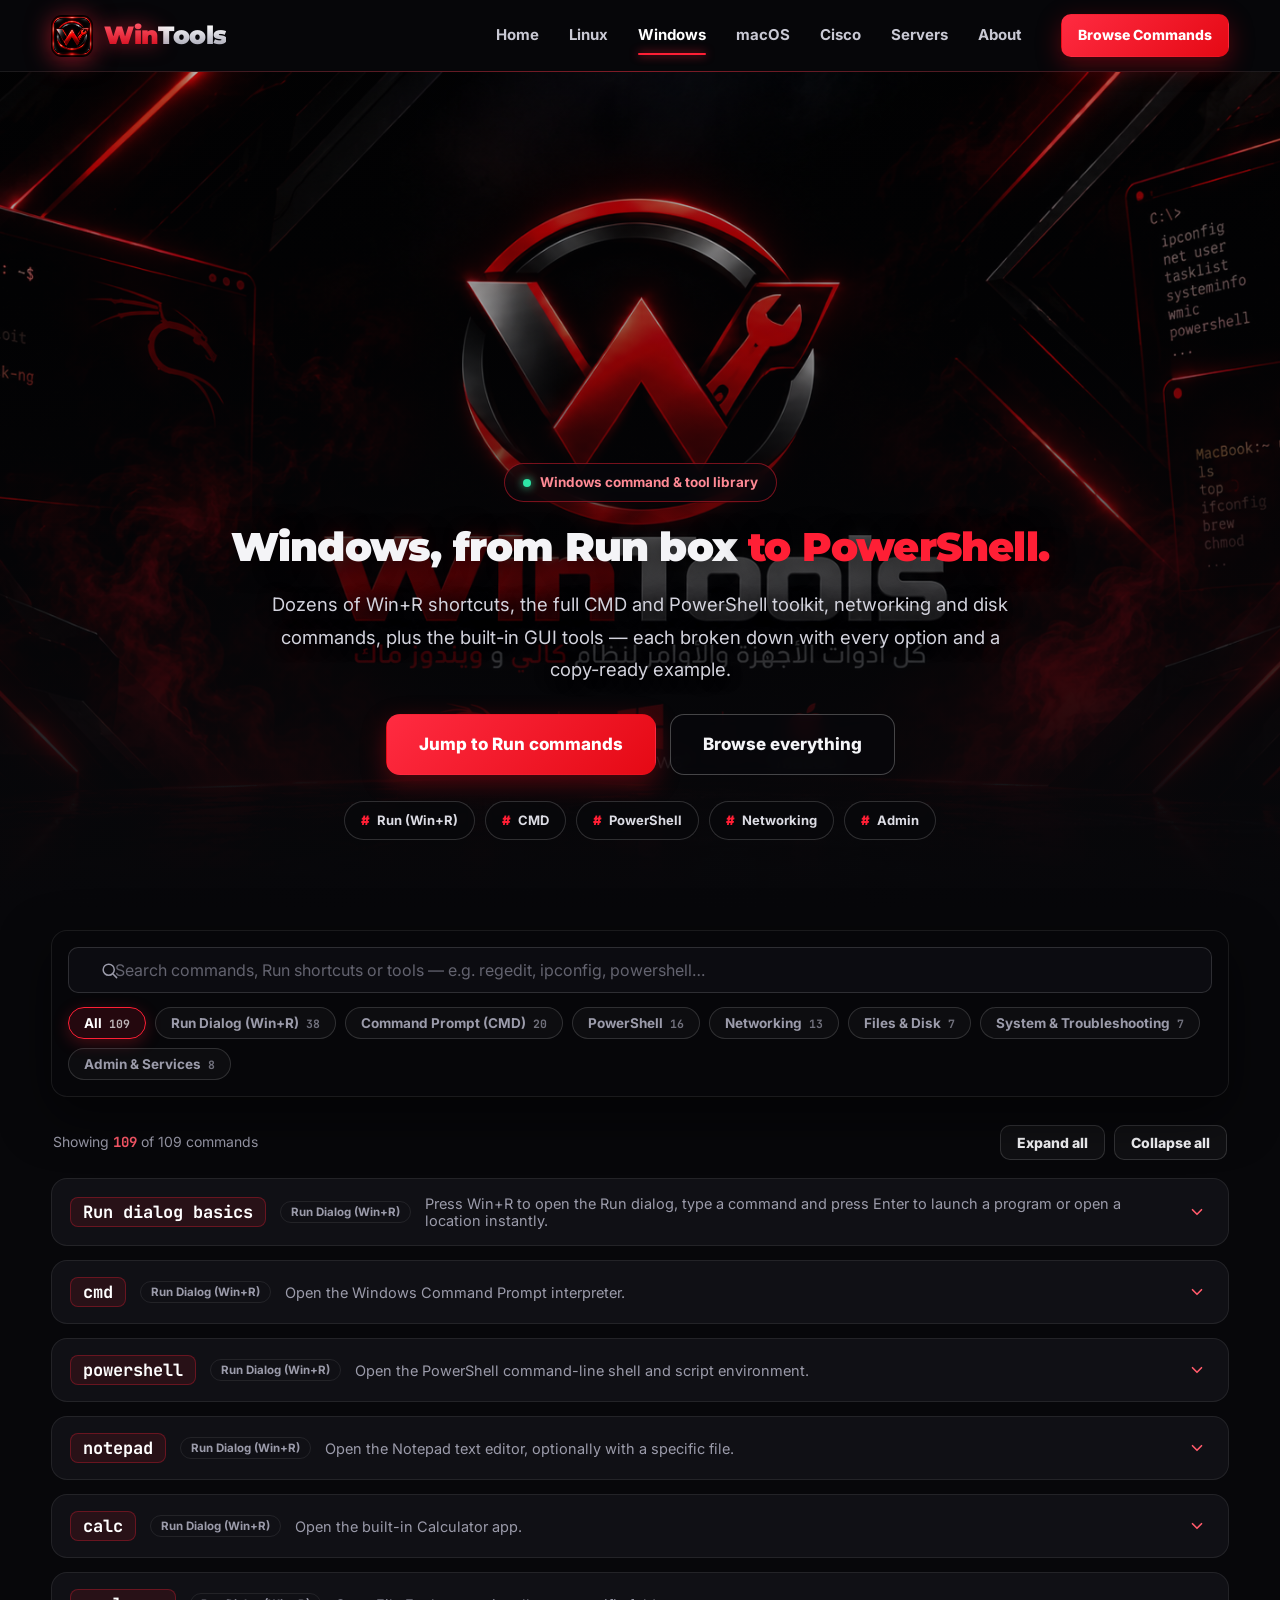
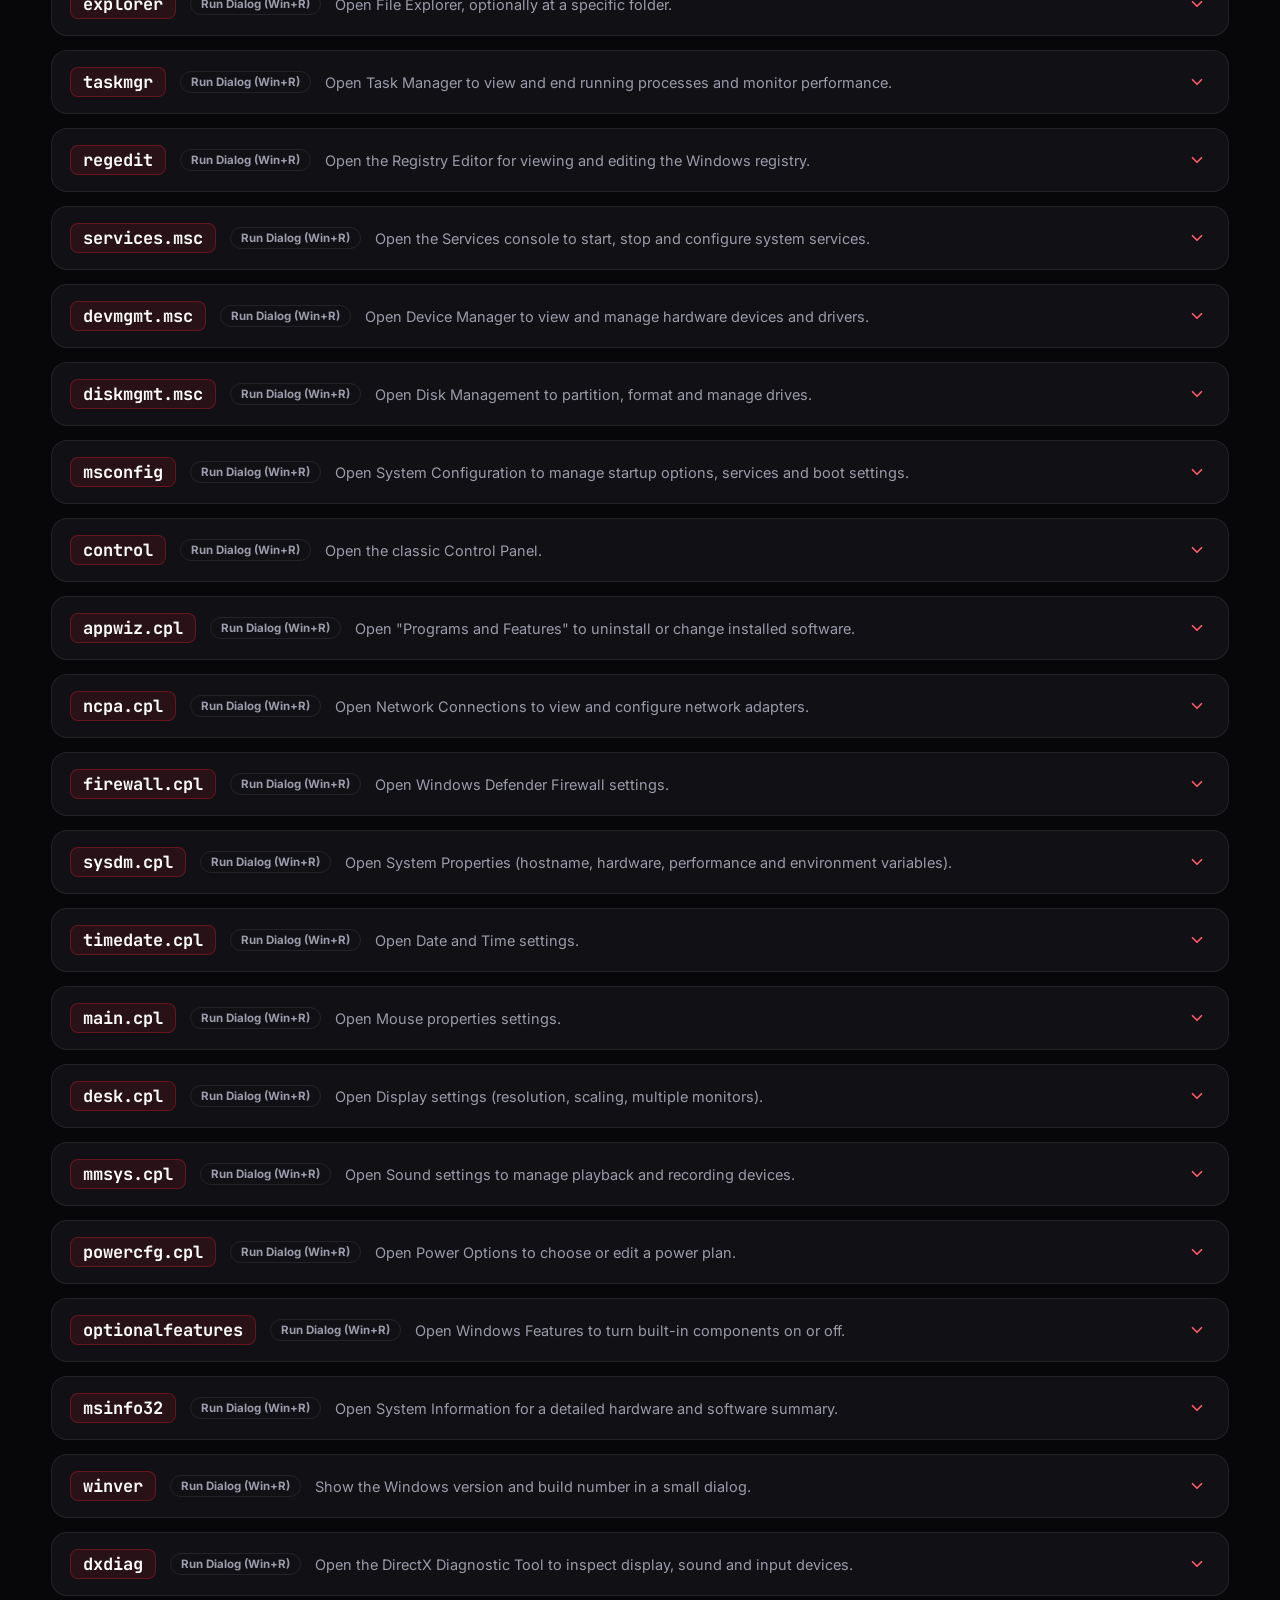
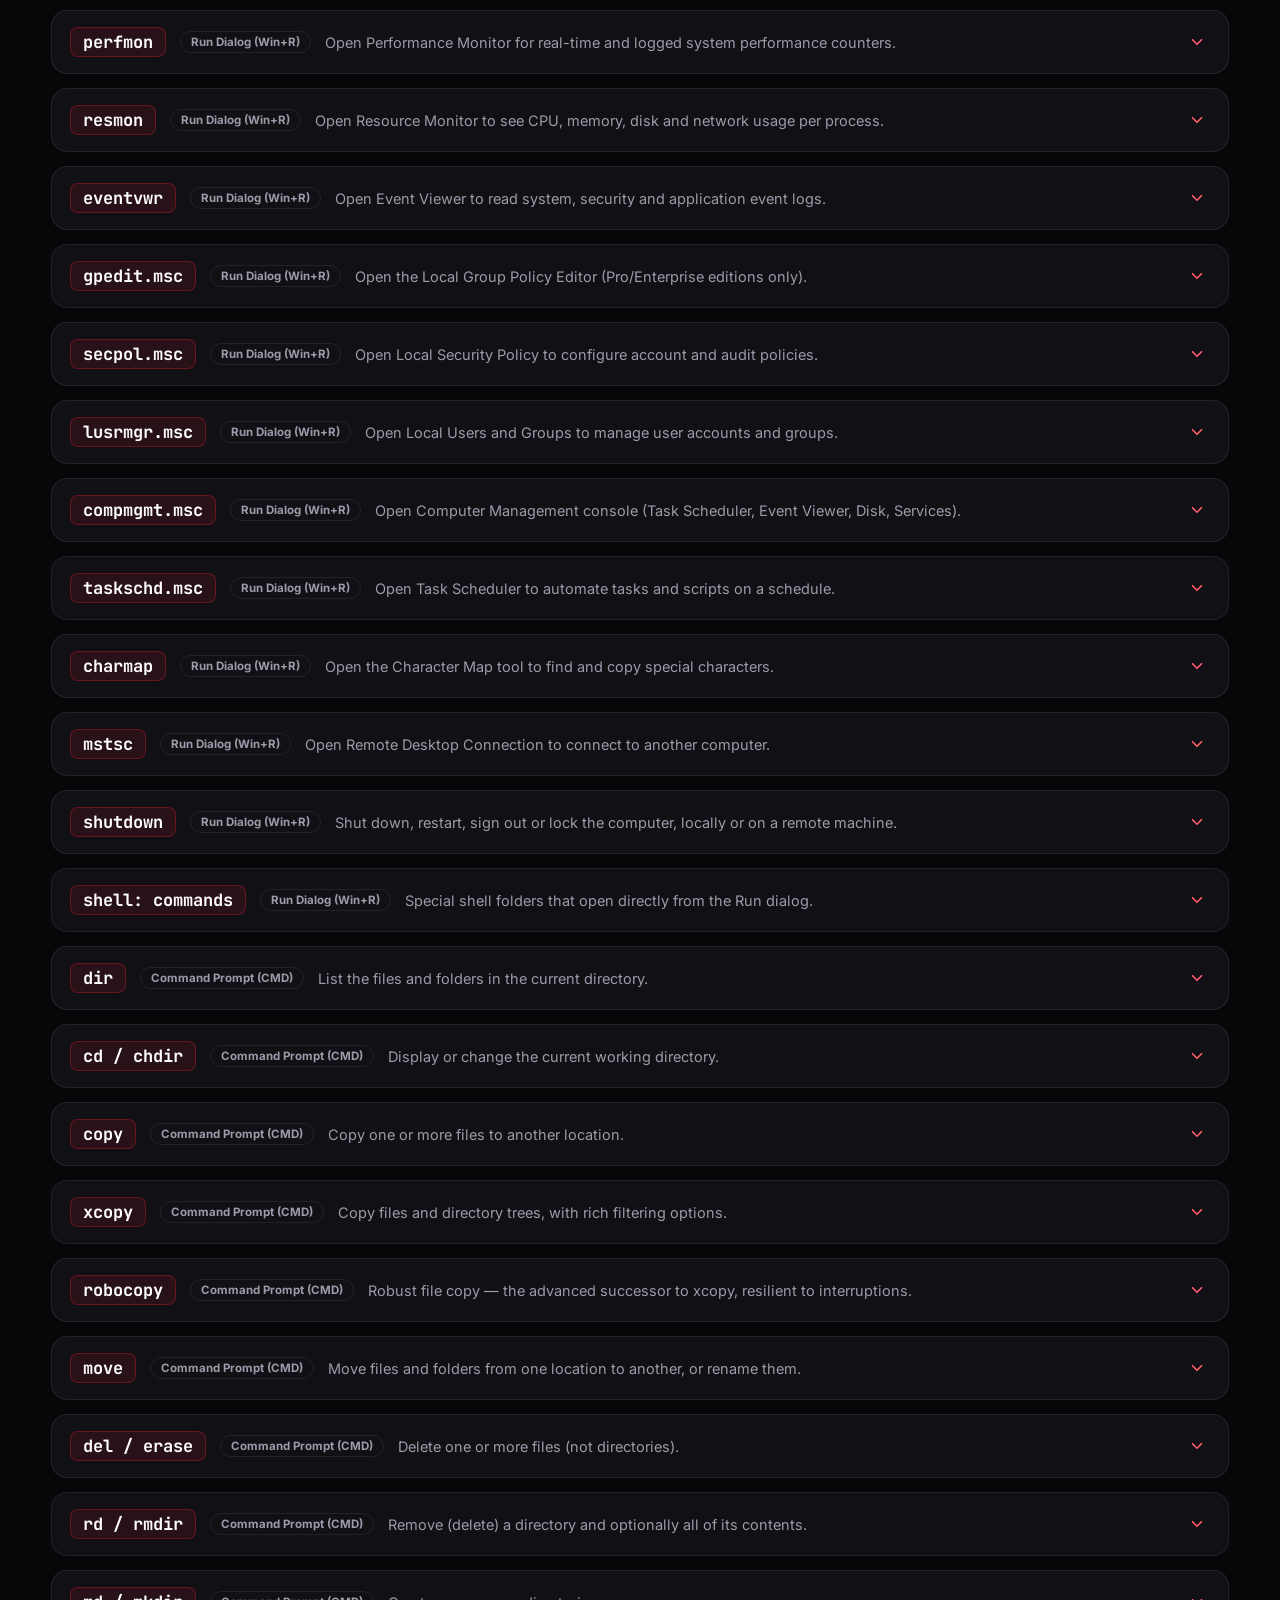
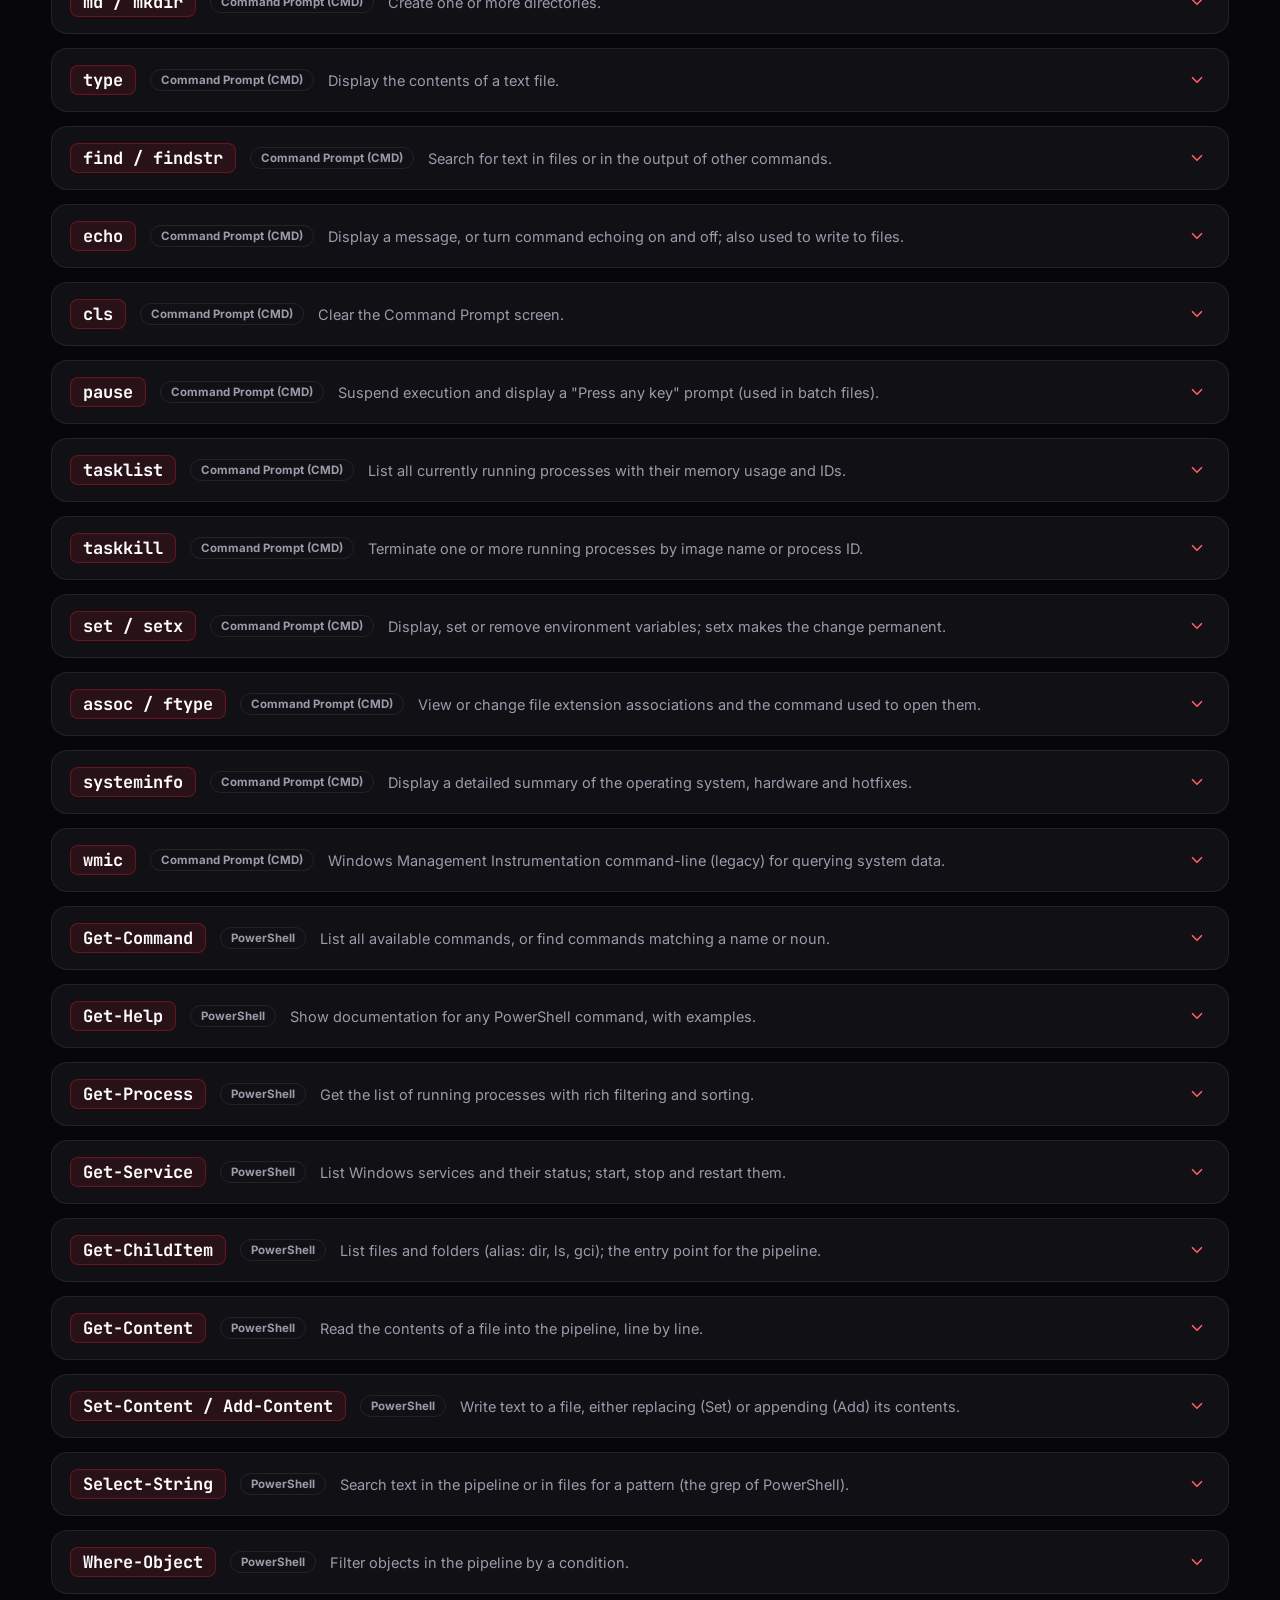
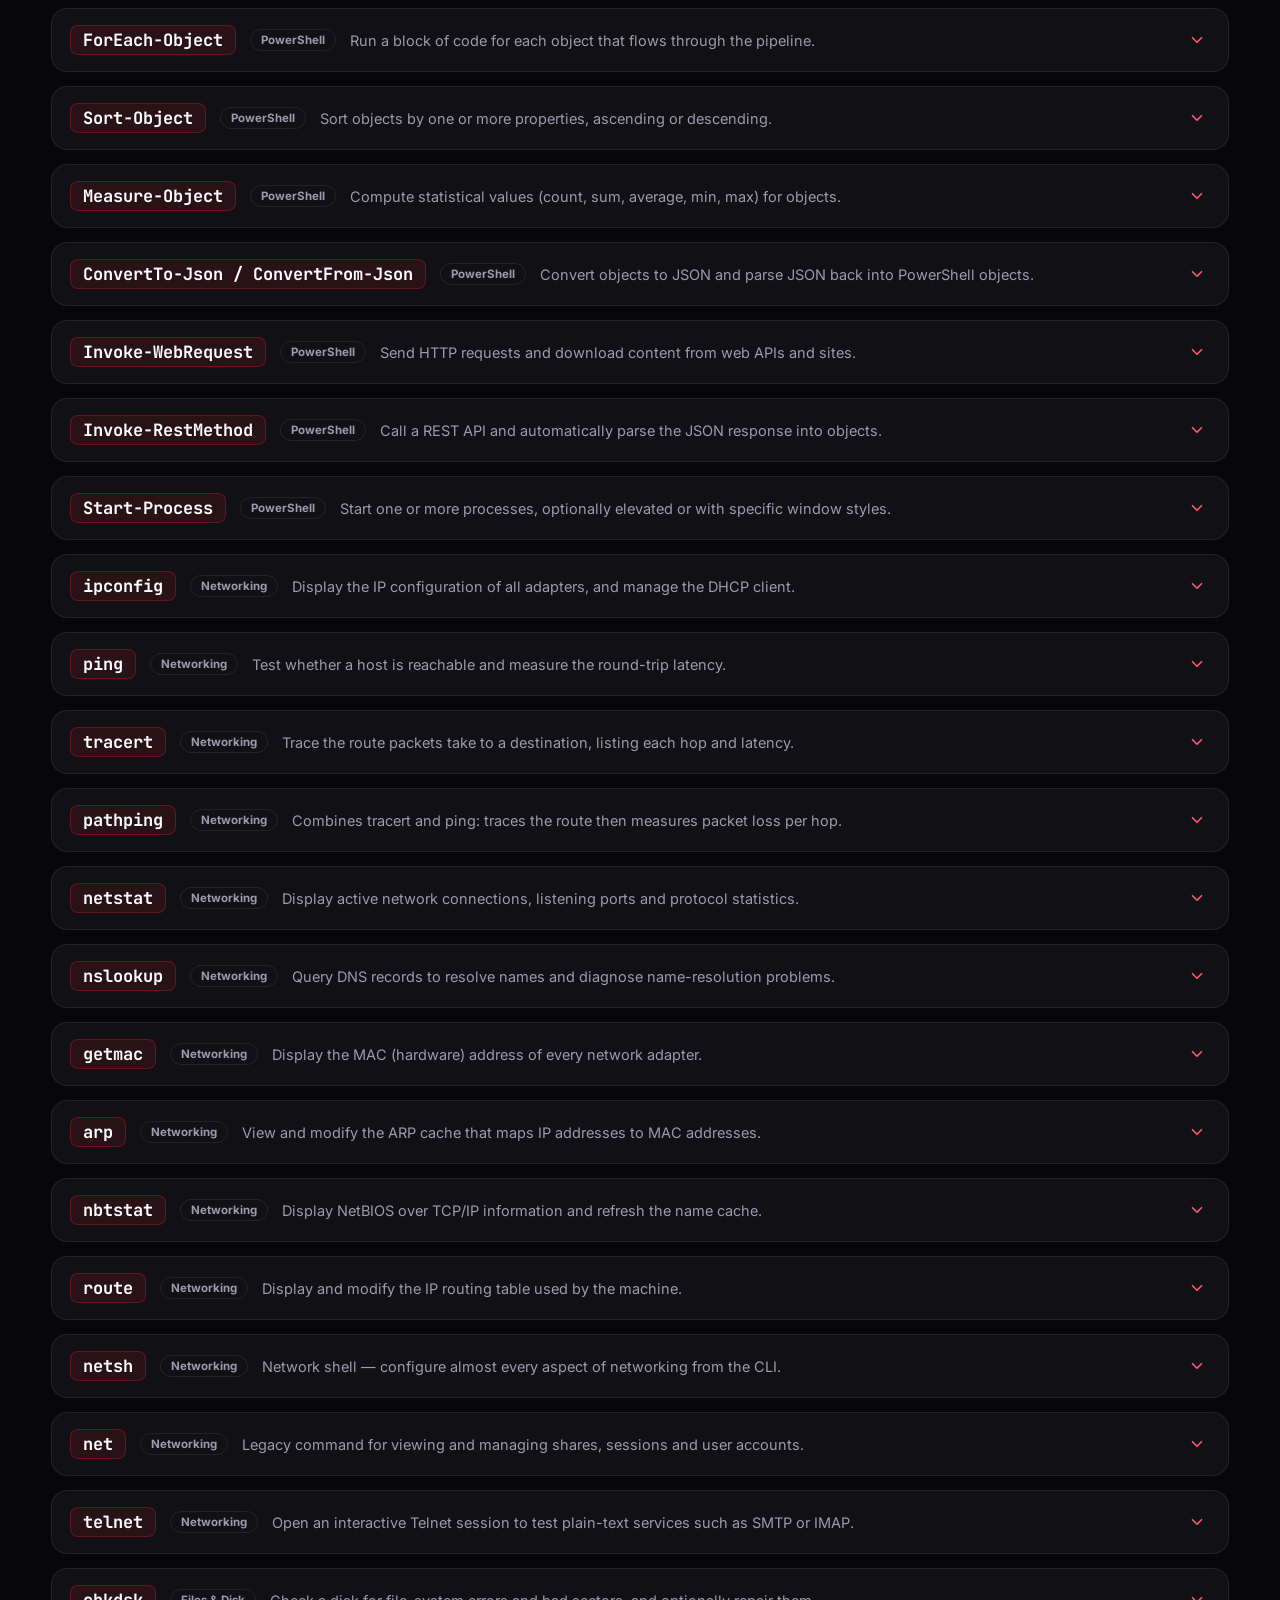
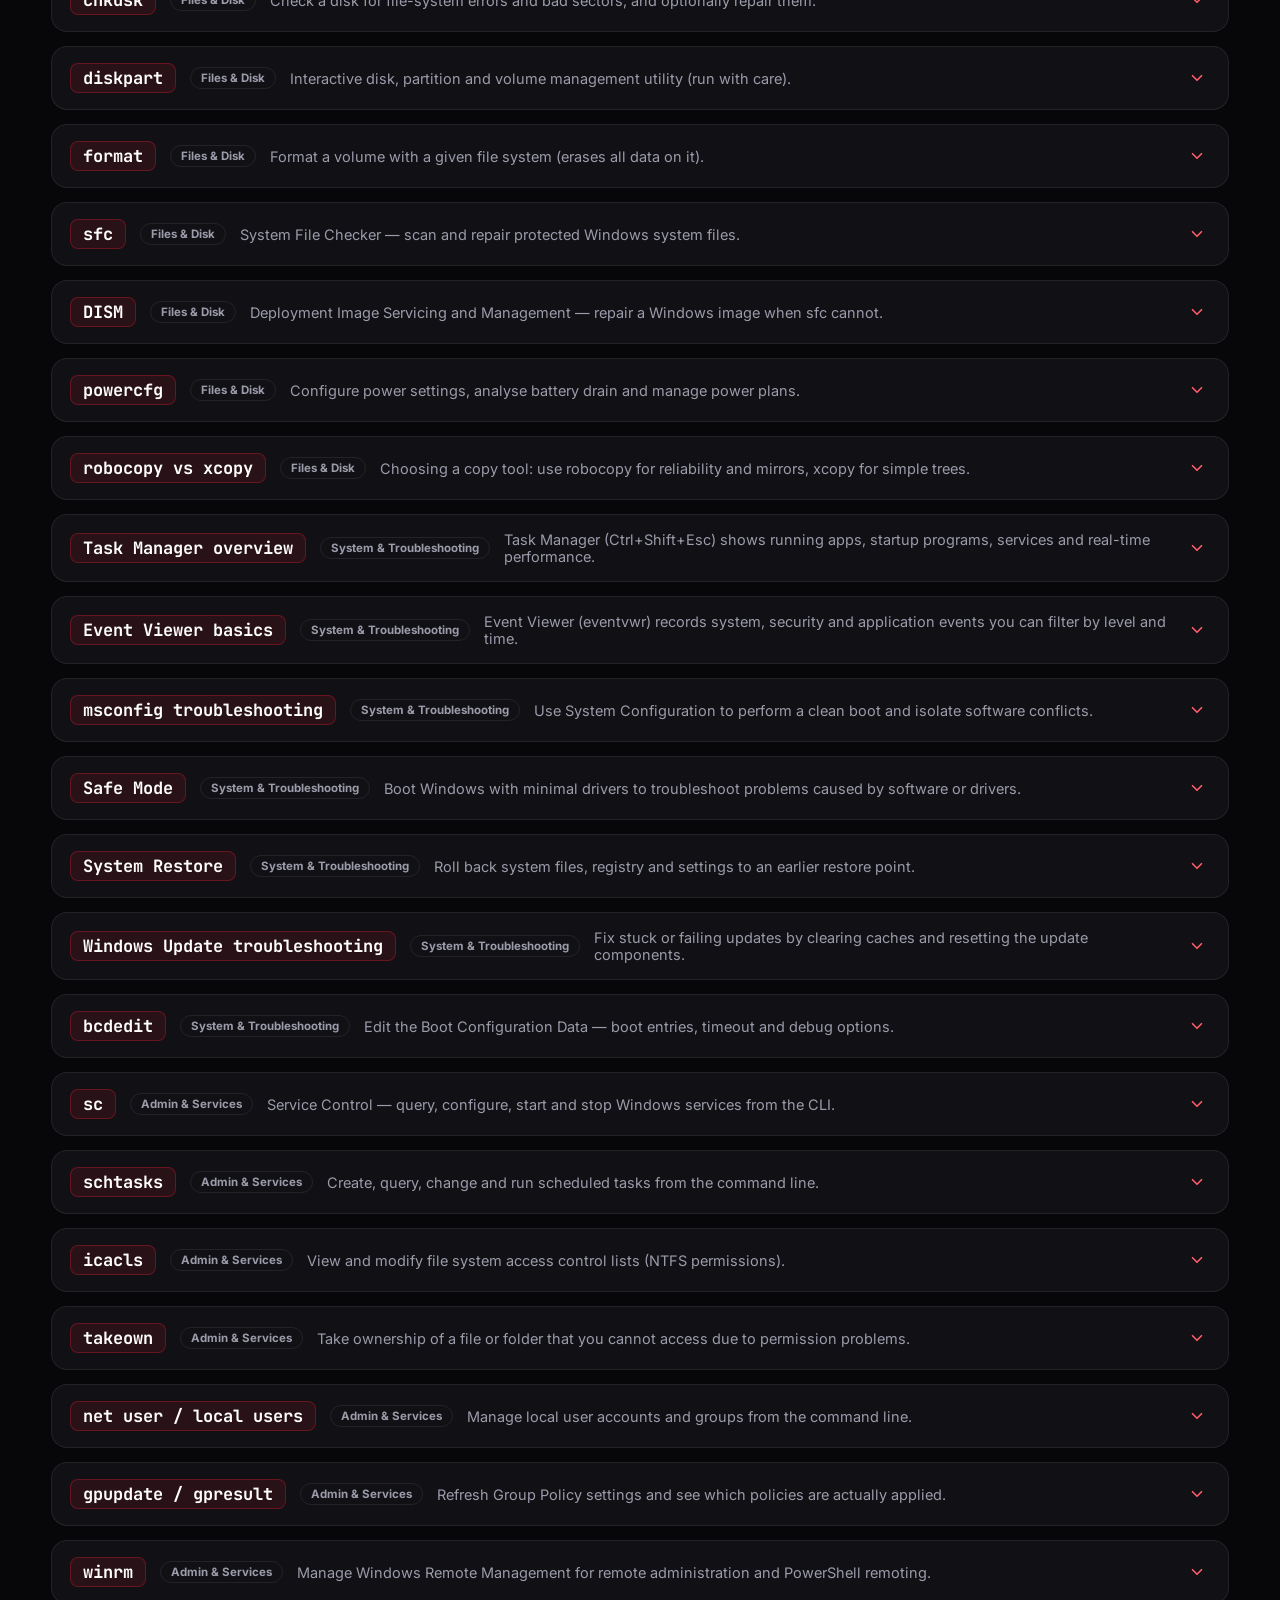
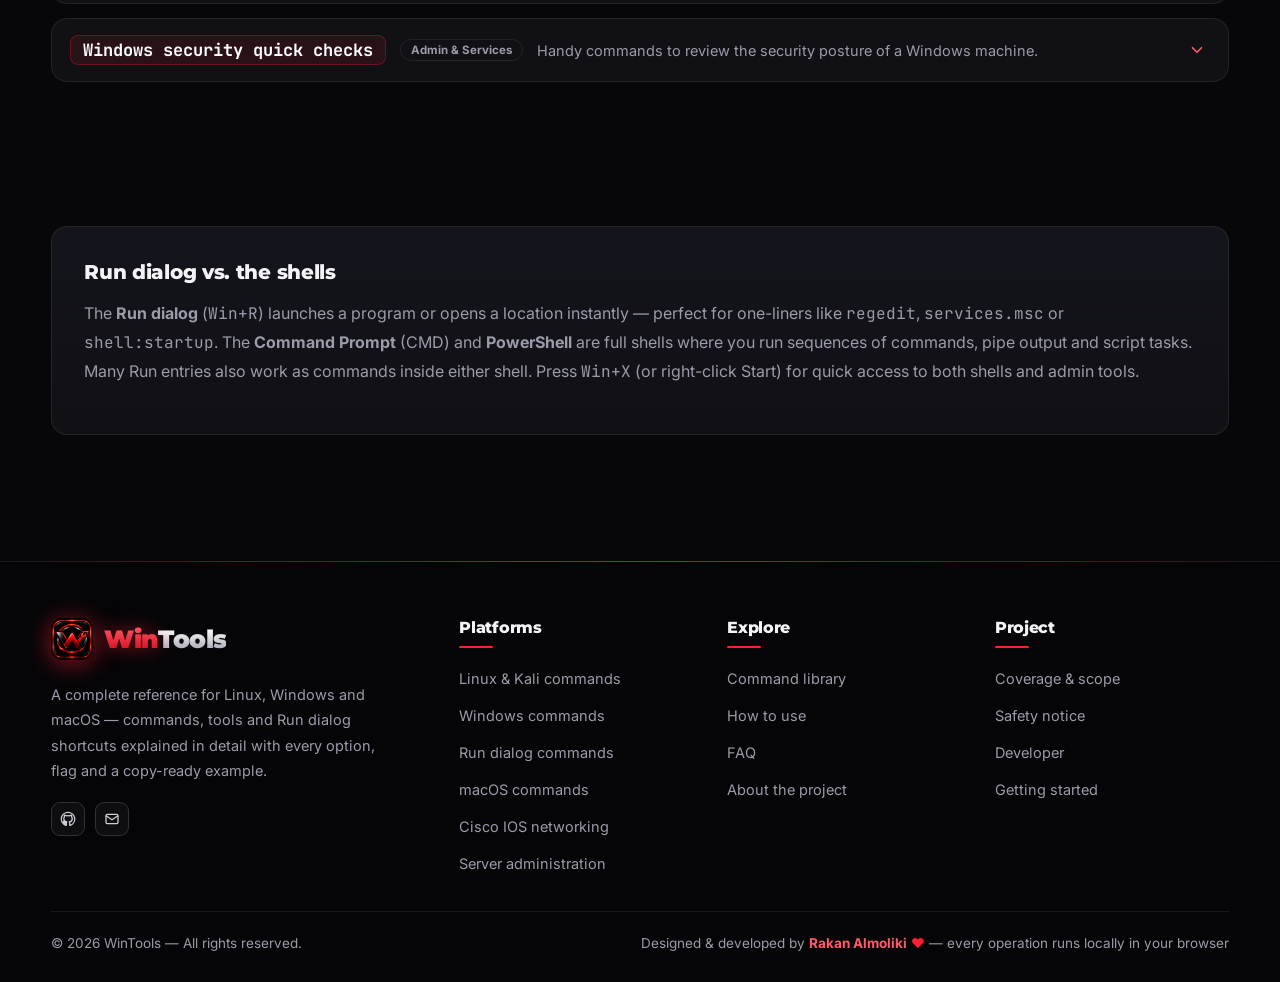
<file: windows.html>
<!DOCTYPE html>
<html lang="en">
<head>
  <meta charset="utf-8">
  <meta name="viewport" content="width=device-width, initial-scale=1">
  <title>Windows Commands, Tools &amp; Run Shortcuts — Full Reference | WinTools</title>
  <meta name="description" content="A complete, searchable reference for Windows: Run-dialog (Win+R) shortcuts, CMD, PowerShell, networking, disk, system troubleshooting and admin tools — every option and a copy-ready example.">
  <meta name="keywords" content="windows commands, run commands, win+r, cmd, powershell, task manager, regedit, services.msc, ipconfig, netstat, robocopy, sfc, dism">
  <meta name="theme-color" content="#07070a">
  <link rel="icon" type="image/png" sizes="64x64" href="favicon.png">
  <link rel="apple-touch-icon" href="apple-touch-icon.png">
  <link rel="manifest" href="site.webmanifest">
  <meta property="og:type" content="website">
  <meta property="og:title" content="Windows Commands, Tools &amp; Run Shortcuts — Full Reference">
  <meta property="og:description" content="Every Windows command, Run shortcut and built-in tool explained with all options and examples.">
  <meta property="og:image" content="assets/img/background.png">
  <meta name="twitter:card" content="summary_large_image">
  <link rel="preconnect" href="https://fonts.googleapis.com">
  <link rel="preconnect" href="https://fonts.gstatic.com" crossorigin>
  <link href="https://fonts.googleapis.com/css2?family=Montserrat:wght@600;700;800;900&family=Inter:wght@400;500;600;700&family=JetBrains+Mono:wght@400;700&display=swap" rel="stylesheet">
  <link rel="stylesheet" href="assets/css/style.css">
</head>
<body>
  <a class="skip-link" href="#main">Skip to content</a>
  <div id="site-header"></div>

  <main class="page-main page-body" id="main">
    <section class="hero" style="padding-bottom:44px;">
      <div class="hero-inner">
        <span class="hero-badge"><span class="dot"></span> Windows command &amp; tool library</span>
        <h1>Windows, from Run box <span class="accent">to PowerShell.</span></h1>
        <p class="lead">Dozens of Win+R shortcuts, the full CMD and PowerShell toolkit, networking and disk commands, plus the built-in GUI tools — each broken down with every option and a copy-ready example.</p>
        <div class="hero-cta">
          <a class="btn btn-primary btn-lg" href="#run">Jump to Run commands</a>
          <a class="btn btn-ghost on-dark btn-lg" href="#main">Browse everything</a>
        </div>
        <div class="hero-chips" style="justify-content:center;">
          <span class="chip"><span class="hash-mark">#</span> Run (Win+R)</span>
          <span class="chip"><span class="hash-mark">#</span> CMD</span>
          <span class="chip"><span class="hash-mark">#</span> PowerShell</span>
          <span class="chip"><span class="hash-mark">#</span> Networking</span>
          <span class="chip"><span class="hash-mark">#</span> Admin</span>
        </div>
      </div>
    </section>

    <section class="section" id="run" style="padding-top:12px;">
      <div class="container">
        <div class="cmd-toolbar">
          <div class="cmd-search">
            <span class="icon" data-icon="search"></span>
            <input class="input" id="winSearch" type="search" placeholder="Search commands, Run shortcuts or tools — e.g. regedit, ipconfig, powershell…" aria-label="Search Windows commands">
          </div>
          <div class="cmd-chips" id="winChips" role="group" aria-label="Filter by category"></div>
        </div>

        <div class="cmd-meta">
          <div class="cmd-count" id="winCount"></div>
          <div class="cmd-actions">
            <button class="btn btn-ghost btn-sm" type="button" id="winExpand">Expand all</button>
            <button class="btn btn-ghost btn-sm" type="button" id="winCollapse">Collapse all</button>
          </div>
        </div>

        <div class="cmd-list" id="winList"></div>
      </div>
    </section>

    <section class="section-sm">
      <div class="container">
        <div class="panel" style="padding:32px;">
          <h3 style="font-size:20px;">Run dialog vs. the shells</h3>
          <p class="muted" style="margin-top:10px;">The <strong>Run dialog</strong> (<span class="mono">Win+R</span>) launches a program or opens a location instantly — perfect for one-liners like <span class="mono">regedit</span>, <span class="mono">services.msc</span> or <span class="mono">shell:startup</span>. The <strong>Command Prompt</strong> (CMD) and <strong>PowerShell</strong> are full shells where you run sequences of commands, pipe output and script tasks. Many Run entries also work as commands inside either shell. Press <span class="mono">Win+X</span> (or right-click Start) for quick access to both shells and admin tools.</p>
        </div>
      </div>
    </section>
  </main>

  <div id="site-footer"></div>

  <script src="assets/js/utils.js"></script>
  <script src="assets/js/chrome.js"></script>
  <script src="assets/js/browser.js"></script>
  <script src="assets/js/data/windows.js"></script>
  <script src="assets/js/pages/os.js"></script>
</body>
</html>
</file>
<file: assets/css/style.css>
/*
 * WinTools — style.css
 * Design system: red / black, RTL, professional dark UI.
 */

/* ============================= vars ============================= */
:root {
  --bg: #07070a;
  --bg-2: #0a0a0e;
  --panel: #101015;
  --panel-2: #14141c;
  --panel-3: #1a1a23;
  --line: rgba(255, 255, 255, 0.08);
  --line-strong: rgba(255, 255, 255, 0.14);
  --red: #ff1f35;
  --red-2: #e50914;
  --red-3: #ff5a6a;
  --red-dim: rgba(255, 31, 53, 0.12);
  --txt: #f4f4f7;
  --muted: #9b9baa;
  --ok: #2ee6a6;
  --warn: #ffb020;
  --radius: 16px;
  --radius-sm: 10px;
  --shadow: 0 18px 50px rgba(0, 0, 0, 0.55);
  --glow: 0 0 0 1px rgba(255, 31, 53, 0.35), 0 8px 30px rgba(255, 31, 53, 0.25);
  --font: 'Inter', 'Segoe UI', Tahoma, Arial, sans-serif;
  --font-d: 'Montserrat', 'Inter', 'Segoe UI', Arial, sans-serif;
  --mono: 'JetBrains Mono', 'Cascadia Mono', Consolas, 'Courier New', monospace;
  --header-h: 72px;
}

/* ============================= reset ============================= */
*, *::before, *::after { box-sizing: border-box; }

html { scroll-behavior: smooth; }

body {
  margin: 0;
  background: var(--bg);
  color: var(--txt);
  font-family: var(--font);
  font-size: 16px;
  line-height: 1.75;
  -webkit-font-smoothing: antialiased;
  overflow-x: hidden;
}

img, svg, video { max-width: 100%; display: block; }
a { color: inherit; text-decoration: none; }
button, input, textarea, select { font-family: inherit; font-size: inherit; color: inherit; }
::selection { background: var(--red); color: #fff; }

/* custom scrollbar */
::-webkit-scrollbar { width: 10px; height: 10px; }
::-webkit-scrollbar-track { background: #0b0b0f; }
::-webkit-scrollbar-thumb { background: #26262f; border-radius: 8px; border: 2px solid #0b0b0f; }
::-webkit-scrollbar-thumb:hover { background: var(--red-2); }

/* ============================= layout ============================= */
.container {
  width: min(1200px, 92vw);
  margin-inline: auto;
}

.section { padding: 88px 0; position: relative; }
.section-sm { padding: 56px 0; }

.page-body { padding-top: var(--header-h); min-height: 100vh; display: flex; flex-direction: column; }
.page-main { flex: 1; }

/* ============================= typography ============================= */
h1, h2, h3, h4 { line-height: 1.3; margin: 0 0 14px; font-weight: 800; font-family: var(--font-d); letter-spacing: -0.3px; }

.kicker {
  display: inline-flex;
  align-items: center;
  gap: 8px;
  font-size: 13px;
  font-weight: 700;
  letter-spacing: 0.5px;
  color: var(--red-3);
  background: var(--red-dim);
  border: 1px solid rgba(255, 31, 53, 0.3);
  padding: 5px 14px;
  border-radius: 100px;
  margin-bottom: 16px;
}
.kicker::before { content: '#'; font-weight: 900; color: var(--red); }

.section-title { font-size: clamp(26px, 4vw, 40px); font-weight: 900; }
.section-title .accent { color: var(--red); }
.section-sub { color: var(--muted); max-width: 720px; margin: 10px 0 0; font-size: 17px; }
.section-head { margin-bottom: 44px; }
.section-head.center { text-align: center; }
.section-head.center .section-sub { margin-inline: auto; }

.mono { font-family: var(--mono); direction: ltr; unicode-bidi: plaintext; }
.muted { color: var(--muted); }
.text-red { color: var(--red-3); }

/* ============================= logo ============================= */
.brand { display: inline-flex; align-items: center; gap: 11px; }
.brand-img {
  width: 42px;
  height: 42px;
  border-radius: 11px;
  object-fit: contain;
  filter: drop-shadow(0 3px 12px rgba(255, 31, 53, 0.55));
  transition: transform 0.25s;
}
.brand:hover .brand-img { transform: scale(1.06) rotate(-3deg); }
.brand-text {
  font-family: var(--font-d);
  font-size: 25px;
  font-weight: 900;
  letter-spacing: -0.6px;
  white-space: nowrap;
  line-height: 1;
}
.wm-mark {
  background: linear-gradient(180deg, #ff5566 10%, #d40d1e 90%);
  -webkit-background-clip: text;
  background-clip: text;
  color: transparent;
  filter: drop-shadow(0 0 10px rgba(255, 31, 53, 0.55));
}
.wm-tail {
  background: linear-gradient(180deg, #ffffff 15%, #a6a6b4 90%);
  -webkit-background-clip: text;
  background-clip: text;
  color: transparent;
}

/* ============================= header / nav ============================= */
.site-header {
  position: fixed;
  inset-inline: 0;
  top: 0;
  z-index: 900;
  height: var(--header-h);
  background: rgba(7, 7, 10, 0.82);
  backdrop-filter: blur(14px);
  -webkit-backdrop-filter: blur(14px);
  border-bottom: 1px solid var(--line);
}
.site-header::after {
  content: '';
  position: absolute;
  inset-inline: 0;
  bottom: -1px;
  height: 1px;
  background: linear-gradient(90deg, transparent, rgba(255, 31, 53, 0.65), transparent);
  opacity: 0.7;
}
.nav-wrap { height: 100%; display: flex; align-items: center; gap: 26px; }

.site-nav { display: flex; align-items: center; gap: 4px; margin-inline-start: auto; }
.site-nav a {
  position: relative;
  padding: 8px 13px;
  border-radius: 9px;
  font-size: 15px;
  font-weight: 700;
  color: #c9c9d4;
  transition: color 0.2s, background 0.2s;
}
.site-nav a:hover { color: #fff; background: rgba(255, 255, 255, 0.05); }
.site-nav a.active { color: #fff; }
.site-nav a.active::after {
  content: '';
  position: absolute;
  inset-inline: 13px;
  bottom: 2px;
  height: 2px;
  border-radius: 2px;
  background: var(--red);
  box-shadow: 0 0 10px var(--red);
}
.nav-actions { display: flex; align-items: center; gap: 10px; }

.nav-burger {
  display: none;
  width: 42px;
  height: 42px;
  border: 1px solid var(--line-strong);
  background: var(--panel);
  border-radius: 10px;
  cursor: pointer;
  padding: 10px;
  flex-direction: column;
  justify-content: center;
  gap: 5px;
}
.nav-burger span { display: block; height: 2px; background: #fff; border-radius: 2px; transition: 0.25s; }
.nav-burger.open span:nth-child(1) { transform: translateY(7px) rotate(45deg); }
.nav-burger.open span:nth-child(2) { opacity: 0; }
.nav-burger.open span:nth-child(3) { transform: translateY(-7px) rotate(-45deg); }

/* scroll progress */
.scroll-progress {
  position: fixed;
  top: 0;
  inset-inline-start: 0;
  height: 3px;
  width: 0%;
  background: linear-gradient(90deg, var(--red-2), var(--red-3));
  z-index: 950;
  box-shadow: 0 0 12px rgba(255, 31, 53, 0.8);
  transition: width 0.1s linear;
}

/* ============================= buttons ============================= */
.btn {
  display: inline-flex;
  align-items: center;
  justify-content: center;
  gap: 8px;
  padding: 12px 24px;
  border-radius: 12px;
  border: 1px solid transparent;
  font-weight: 800;
  font-size: 15px;
  cursor: pointer;
  transition: transform 0.15s, box-shadow 0.2s, background 0.2s, border-color 0.2s;
  user-select: none;
  white-space: nowrap;
}
.btn:active { transform: translateY(1px) scale(0.99); }
.btn:disabled { opacity: 0.5; cursor: not-allowed; transform: none; }

.btn-primary {
  background: linear-gradient(135deg, #ff2b41, var(--red-2));
  color: #fff;
  box-shadow: 0 8px 24px rgba(229, 9, 20, 0.35);
}
.btn-primary:hover:not(:disabled) {
  box-shadow: 0 10px 34px rgba(229, 9, 20, 0.55);
  transform: translateY(-2px);
}
.btn-ghost {
  background: rgba(255, 255, 255, 0.04);
  border-color: var(--line-strong);
  color: var(--txt);
}
.btn-ghost:hover:not(:disabled) { border-color: var(--red); background: var(--red-dim); }

.btn-dark {
  background: #0d0d12;
  border-color: var(--line-strong);
  color: #e8e8ee;
}
.btn-dark:hover:not(:disabled) { border-color: var(--red); color: #fff; }

.btn-sm { padding: 8px 16px; font-size: 14px; border-radius: 10px; }
.btn-lg { padding: 15px 32px; font-size: 17px; border-radius: 14px; }
.btn-block { width: 100%; }
.btn .icon { width: 18px; height: 18px; }
.icon { width: 18px; height: 18px; flex: 0 0 auto; }

/* ============================= forms ============================= */
.field { margin-bottom: 18px; }
.label {
  display: flex;
  align-items: center;
  justify-content: space-between;
  gap: 10px;
  font-size: 14px;
  font-weight: 700;
  color: #cfcfd9;
  margin-bottom: 8px;
}
.label .hint { color: var(--muted); font-weight: 600; font-size: 12.5px; }

.input, .textarea, .select {
  width: 100%;
  background: #0c0c11;
  border: 1px solid var(--line-strong);
  border-radius: var(--radius-sm);
  padding: 12px 14px;
  color: var(--txt);
  outline: none;
  transition: border-color 0.2s, box-shadow 0.2s, background 0.2s;
}
.input:focus, .textarea:focus, .select:focus {
  border-color: var(--red);
  box-shadow: 0 0 0 3px rgba(255, 31, 53, 0.18);
  background: #0e0e14;
}
.input::placeholder, .textarea::placeholder { color: #63636f; }
.textarea { resize: vertical; min-height: 150px; line-height: 1.8; }
.textarea.mono { font-family: var(--mono); font-size: 14px; }
.select {
  appearance: none;
  background-image: linear-gradient(45deg, transparent 50%, var(--red-3) 50%), linear-gradient(135deg, var(--red-3) 50%, transparent 50%);
  background-position: calc(20px) calc(50% + 2px), calc(26px) calc(50% + 2px);
  background-size: 6px 6px, 6px 6px;
  background-repeat: no-repeat;
  padding-inline-start: 40px;
  cursor: pointer;
}
.select option { background: #101015; }
.input-row { display: flex; gap: 10px; }
.input-row .input { flex: 1; }

.checkbox-line { display: flex; align-items: center; gap: 9px; cursor: pointer; user-select: none; font-size: 14.5px; }
.checkbox-line input { accent-color: var(--red); width: 17px; height: 17px; cursor: pointer; }

/* switch-like segmented control */
.seg {
  display: inline-flex;
  background: #0c0c11;
  border: 1px solid var(--line-strong);
  border-radius: 12px;
  padding: 5px;
  gap: 4px;
  flex-wrap: wrap;
}
.seg button {
  border: 0;
  background: transparent;
  color: var(--muted);
  font-weight: 700;
  font-size: 14px;
  padding: 9px 18px;
  border-radius: 9px;
  cursor: pointer;
  transition: 0.2s;
}
.seg button:hover { color: #fff; }
.seg button.active {
  background: linear-gradient(135deg, #ff2b41, var(--red-2));
  color: #fff;
  box-shadow: 0 6px 18px rgba(229, 9, 20, 0.4);
}

/* ============================= cards / grids ============================= */
.card {
  background: linear-gradient(180deg, var(--panel-2), var(--panel));
  border: 1px solid var(--line);
  border-radius: var(--radius);
  padding: 26px;
  position: relative;
  overflow: hidden;
  transition: transform 0.25s, border-color 0.25s, box-shadow 0.25s;
}
.card.hover:hover {
  transform: translateY(-6px);
  border-color: rgba(255, 31, 53, 0.45);
  box-shadow: 0 22px 50px rgba(0, 0, 0, 0.5), 0 0 0 1px rgba(255, 31, 53, 0.2);
}
.card .card-icon {
  width: 52px;
  height: 52px;
  border-radius: 14px;
  display: grid;
  place-items: center;
  background: var(--red-dim);
  border: 1px solid rgba(255, 31, 53, 0.32);
  color: var(--red-3);
  margin-bottom: 18px;
}
.card .card-icon svg { width: 26px; height: 26px; }
.card h3 { font-size: 19px; margin-bottom: 8px; }
.card p { color: var(--muted); margin: 0; font-size: 15px; }

.grid { display: grid; gap: 22px; }
.grid-2 { grid-template-columns: repeat(2, 1fr); }
.grid-3 { grid-template-columns: repeat(3, 1fr); }
.grid-4 { grid-template-columns: repeat(4, 1fr); }

/* ============================= hero ============================= */
.hero {
  position: relative;
  min-height: min(94vh, 900px);
  display: flex;
  align-items: flex-end;
  padding: 0 0 64px;
  overflow: hidden;
  background:
    linear-gradient(180deg,
      rgba(5, 5, 8, 0.30) 0%,
      rgba(5, 5, 8, 0.42) 30%,
      rgba(6, 6, 9, 0.72) 62%,
      rgba(7, 7, 10, 0.94) 86%,
      var(--bg) 100%),
    url('../img/background.png') center 32% / cover no-repeat,
    var(--bg);
}
.hero::after {
  content: '';
  position: absolute;
  inset-inline: 0;
  bottom: 0;
  height: 160px;
  background: linear-gradient(180deg, transparent, var(--bg) 94%);
  pointer-events: none;
}
.hero-inner {
  position: relative;
  z-index: 2;
  text-align: center;
  width: min(1000px, 92vw);
  margin-inline: auto;
}

.hero-badge {
  display: inline-flex;
  align-items: center;
  gap: 9px;
  background: rgba(8, 8, 12, 0.72);
  backdrop-filter: blur(8px);
  border: 1px solid rgba(255, 31, 53, 0.45);
  color: #ff8a95;
  font-weight: 700;
  font-size: 13.5px;
  border-radius: 100px;
  padding: 7px 18px;
  margin-bottom: 20px;
}
.hero-badge .dot {
  width: 8px;
  height: 8px;
  border-radius: 50%;
  background: var(--ok);
  box-shadow: 0 0 10px var(--ok);
  animation: blink 1.6s infinite;
}
@keyframes blink { 50% { opacity: 0.35; } }

.hero h1 {
  font-size: clamp(23px, 3.6vw, 40px);
  font-weight: 900;
  letter-spacing: -0.8px;
  line-height: 1.25;
  margin-bottom: 16px;
  text-shadow: 0 3px 26px rgba(0, 0, 0, 0.9);
}
.hero h1 .accent { color: var(--red); }
.hero .lead {
  font-size: clamp(15.5px, 1.8vw, 18.5px);
  color: #d3d3dd;
  max-width: 760px;
  margin: 0 auto 28px;
  text-shadow: 0 2px 16px rgba(0, 0, 0, 0.9);
}
.hero-cta { display: flex; gap: 14px; justify-content: center; flex-wrap: wrap; margin-bottom: 26px; }
.btn-ghost.on-dark {
  background: rgba(8, 8, 12, 0.7);
  backdrop-filter: blur(8px);
  border-color: rgba(255, 255, 255, 0.25);
}

.hero-chips {
  display: flex;
  gap: 10px;
  justify-content: center;
  flex-wrap: wrap;
  margin-bottom: 34px;
}
.chip {
  background: rgba(8, 8, 12, 0.66);
  backdrop-filter: blur(6px);
  border: 1px solid rgba(255, 255, 255, 0.16);
  border-radius: 100px;
  padding: 7px 16px;
  font-size: 13px;
  font-weight: 700;
  color: #dcdce4;
  display: inline-flex;
  align-items: center;
  gap: 7px;
}
.chip .hash-mark { color: var(--red); font-weight: 900; }

/* hero feature cards (mockup style) */
.hero-features {
  display: grid;
  grid-template-columns: repeat(4, 1fr);
  gap: 16px;
  text-align: center;
}
.hero-feature {
  background: rgba(9, 9, 13, 0.78);
  backdrop-filter: blur(10px);
  -webkit-backdrop-filter: blur(10px);
  border: 1px solid rgba(255, 255, 255, 0.12);
  border-radius: 16px;
  padding: 20px 14px;
  transition: transform 0.25s, border-color 0.25s, box-shadow 0.25s;
}
.hero-feature:hover {
  transform: translateY(-6px);
  border-color: rgba(255, 31, 53, 0.65);
  box-shadow: 0 16px 40px rgba(0, 0, 0, 0.55), 0 0 24px rgba(255, 31, 53, 0.18);
}
.hero-feature .hf-icon {
  width: 46px;
  height: 46px;
  margin: 0 auto 12px;
  border-radius: 13px;
  display: grid;
  place-items: center;
  background: rgba(255, 31, 53, 0.14);
  border: 1px solid rgba(255, 31, 53, 0.4);
  color: var(--red-3);
}
.hero-feature .hf-icon svg { width: 23px; height: 23px; }
.hero-feature h3 { font-size: 15.5px; margin-bottom: 5px; }
.hero-feature p { font-size: 13px; color: var(--muted); margin: 0; line-height: 1.6; }

/* ============================= stats ============================= */
.stats {
  display: grid;
  grid-template-columns: repeat(4, 1fr);
  gap: 18px;
  background: linear-gradient(180deg, var(--panel-2), var(--panel));
  border: 1px solid var(--line);
  border-radius: 20px;
  padding: 34px 26px;
  position: relative;
  overflow: hidden;
}
.stats::before {
  content: '';
  position: absolute;
  inset-inline: 0;
  top: 0;
  height: 2px;
  background: linear-gradient(90deg, transparent, var(--red), transparent);
}
.stat { text-align: center; }
.stat .num {
  font-size: clamp(30px, 4vw, 44px);
  font-weight: 900;
  color: #fff;
  line-height: 1.1;
}
.stat .num .u { color: var(--red); }
.stat .lbl { color: var(--muted); font-size: 14px; font-weight: 600; margin-top: 4px; }

/* ============================= steps ============================= */
.step { text-align: center; padding: 10px; position: relative; }
.step .n {
  width: 58px;
  height: 58px;
  margin: 0 auto 16px;
  border-radius: 16px;
  display: grid;
  place-items: center;
  font-weight: 900;
  font-size: 22px;
  background: linear-gradient(135deg, #ff2b41, var(--red-2));
  color: #fff;
  box-shadow: 0 10px 26px rgba(229, 9, 20, 0.4);
  position: relative;
}
.step .n::after {
  content: '#';
  position: absolute;
  top: -10px;
  inset-inline-end: -10px;
  font-size: 16px;
  color: var(--red-3);
  opacity: 0.75;
}
.step h3 { font-size: 18px; }
.step p { color: var(--muted); font-size: 15px; margin: 0; }

/* ============================= tabs ============================= */
.tabs {
  display: flex;
  gap: 6px;
  background: #0c0c11;
  border: 1px solid var(--line-strong);
  border-radius: 14px;
  padding: 6px;
  overflow-x: auto;
  margin-bottom: 26px;
}
.tabs .tab-btn {
  flex: 1;
  min-width: max-content;
  border: 0;
  background: transparent;
  color: var(--muted);
  font-weight: 800;
  font-size: 15px;
  padding: 12px 20px;
  border-radius: 10px;
  cursor: pointer;
  transition: 0.2s;
  display: inline-flex;
  align-items: center;
  justify-content: center;
  gap: 8px;
}
.tabs .tab-btn:hover { color: #fff; background: rgba(255, 255, 255, 0.04); }
.tabs .tab-btn.active {
  background: linear-gradient(135deg, #ff2b41, var(--red-2));
  color: #fff;
  box-shadow: 0 8px 22px rgba(229, 9, 20, 0.42);
}
.tab-panel { display: none; }
.tab-panel.active { display: block; animation: fadeUp 0.35s ease; }
@keyframes fadeUp {
  from { opacity: 0; transform: translateY(10px); }
  to { opacity: 1; transform: none; }
}

/* ============================= workbench (tool pages) ============================= */
.workbench {
  display: grid;
  grid-template-columns: 1fr 1fr;
  gap: 22px;
  align-items: start;
}
.panel {
  background: linear-gradient(180deg, var(--panel-2), var(--panel));
  border: 1px solid var(--line);
  border-radius: var(--radius);
  overflow: hidden;
}
.panel-head {
  display: flex;
  align-items: center;
  justify-content: space-between;
  gap: 12px;
  padding: 15px 20px;
  border-bottom: 1px solid var(--line);
  background: rgba(255, 255, 255, 0.02);
}
.panel-head .title {
  font-weight: 800;
  font-size: 15.5px;
  display: inline-flex;
  align-items: center;
  gap: 9px;
}
.panel-head .title::before {
  content: '#';
  color: var(--red);
  font-weight: 900;
}
.panel-body { padding: 20px; }

.actionbar {
  display: flex;
  gap: 10px;
  flex-wrap: wrap;
  margin-top: 18px;
}
.actionbar .btn { flex: 1; min-width: 140px; }

.info-line {
  display: flex;
  align-items: center;
  gap: 8px;
  font-size: 13.5px;
  color: var(--muted);
  background: rgba(255, 255, 255, 0.03);
  border: 1px dashed var(--line-strong);
  border-radius: 10px;
  padding: 10px 14px;
  margin-top: 14px;
}
.info-line strong { color: var(--red-3); }

/* ============================= tables ============================= */
.table-wrap { overflow-x: auto; border-radius: var(--radius); border: 1px solid var(--line); }
.table { width: 100%; border-collapse: collapse; font-size: 14.5px; min-width: 640px; }
.table th {
  text-align: start;
  background: rgba(255, 255, 255, 0.04);
  color: #d7d7e0;
  font-weight: 800;
  font-size: 13.5px;
  padding: 13px 16px;
  border-bottom: 1px solid var(--line-strong);
  white-space: nowrap;
}
.table td {
  padding: 13px 16px;
  border-bottom: 1px solid var(--line);
  vertical-align: middle;
}
.table tr:last-child td { border-bottom: 0; }
.table tbody tr { transition: background 0.15s; }
.table tbody tr:hover { background: rgba(255, 31, 53, 0.05); }
.table tr.match { background: rgba(46, 230, 166, 0.1); box-shadow: inset 0 0 0 1px rgba(46, 230, 166, 0.5); }
.hash-cell {
  font-family: var(--mono);
  font-size: 12.5px;
  direction: ltr;
  text-align: left;
  word-break: break-all;
  color: #c8f5e4;
  line-height: 1.6;
  max-width: 560px;
}
.icon-btn {
  width: 34px;
  height: 34px;
  border-radius: 9px;
  border: 1px solid var(--line-strong);
  background: rgba(255, 255, 255, 0.04);
  color: #cfcfd9;
  cursor: pointer;
  display: inline-grid;
  place-items: center;
  transition: 0.18s;
}
.icon-btn:hover { border-color: var(--red); color: #fff; background: var(--red-dim); }
.icon-btn svg { width: 16px; height: 16px; }

/* ============================= badges ============================= */
.badge {
  display: inline-flex;
  align-items: center;
  gap: 6px;
  font-size: 12px;
  font-weight: 800;
  padding: 4px 11px;
  border-radius: 100px;
  border: 1px solid;
  white-space: nowrap;
}
.badge-strong { color: var(--ok); border-color: rgba(46, 230, 166, 0.4); background: rgba(46, 230, 166, 0.1); }
.badge-medium { color: var(--warn); border-color: rgba(255, 176, 32, 0.4); background: rgba(255, 176, 32, 0.1); }
.badge-weak { color: var(--red-3); border-color: rgba(255, 31, 53, 0.4); background: rgba(255, 31, 53, 0.1); }
.badge-none { color: #9b9baa; border-color: var(--line-strong); background: rgba(255, 255, 255, 0.04); }

/* ============================= dropzone ============================= */
.dropzone {
  border: 2px dashed var(--line-strong);
  border-radius: var(--radius);
  background: rgba(255, 255, 255, 0.02);
  padding: 44px 24px;
  text-align: center;
  cursor: pointer;
  transition: 0.22s;
  position: relative;
}
.dropzone:hover, .dropzone.drag {
  border-color: var(--red);
  background: var(--red-dim);
  box-shadow: inset 0 0 40px rgba(255, 31, 53, 0.08);
}
.dropzone .dz-icon {
  width: 66px;
  height: 66px;
  margin: 0 auto 16px;
  border-radius: 18px;
  display: grid;
  place-items: center;
  background: var(--red-dim);
  border: 1px solid rgba(255, 31, 53, 0.35);
  color: var(--red-3);
}
.dropzone .dz-icon svg { width: 30px; height: 30px; }
.dropzone h3 { font-size: 18px; margin-bottom: 6px; }
.dropzone p { color: var(--muted); margin: 0; font-size: 14.5px; }

.file-meta {
  display: flex;
  align-items: center;
  gap: 14px;
  background: rgba(255, 255, 255, 0.03);
  border: 1px solid var(--line);
  border-radius: 12px;
  padding: 14px 16px;
}
.file-meta .fm-icon {
  width: 46px;
  height: 46px;
  border-radius: 12px;
  background: var(--red-dim);
  color: var(--red-3);
  display: grid;
  place-items: center;
  font-weight: 900;
  font-family: var(--mono);
  font-size: 12px;
  border: 1px solid rgba(255, 31, 53, 0.3);
  flex-shrink: 0;
}
.file-meta .fm-name { font-weight: 800; font-size: 15px; word-break: break-all; }
.file-meta .fm-sub { color: var(--muted); font-size: 13px; }

/* ============================= progress ============================= */
.progress {
  height: 10px;
  background: #0c0c11;
  border: 1px solid var(--line-strong);
  border-radius: 100px;
  overflow: hidden;
}
.progress .bar {
  height: 100%;
  width: 0%;
  background: linear-gradient(90deg, var(--red-2), var(--red-3));
  border-radius: 100px;
  transition: width 0.2s;
  box-shadow: 0 0 12px rgba(255, 31, 53, 0.7);
}
.progress-line { display: flex; align-items: center; gap: 12px; margin-top: 14px; }
.progress-line .pct { font-family: var(--mono); font-size: 13px; color: var(--red-3); min-width: 44px; }

/* spinner */
.spinner {
  width: 17px;
  height: 17px;
  border: 2.5px solid rgba(255, 255, 255, 0.3);
  border-top-color: #fff;
  border-radius: 50%;
  animation: spin 0.75s linear infinite;
  display: inline-block;
}
@keyframes spin { to { transform: rotate(360deg); } }

/* ============================= toast ============================= */
#toast-root {
  position: fixed;
  top: 86px;
  inset-inline-start: 50%;
  transform: translateX(-50%);
  z-index: 2000;
  display: flex;
  flex-direction: column;
  gap: 10px;
  align-items: center;
  width: min(560px, 92vw);
  pointer-events: none;
}
[dir="rtl"] #toast-root { transform: translateX(50%); }
.toast {
  pointer-events: auto;
  background: rgba(14, 14, 20, 0.97);
  border: 1px solid var(--line-strong);
  border-radius: 12px;
  padding: 12px 18px;
  font-size: 14.5px;
  font-weight: 700;
  box-shadow: var(--shadow);
  display: flex;
  align-items: center;
  gap: 10px;
  width: 100%;
  animation: toastIn 0.3s cubic-bezier(0.2, 0.9, 0.3, 1.2);
  backdrop-filter: blur(8px);
}
.toast.out { animation: toastOut 0.3s forwards; }
@keyframes toastIn { from { opacity: 0; transform: translateY(-14px) scale(0.96); } }
@keyframes toastOut { to { opacity: 0; transform: translateY(-10px) scale(0.96); } }
.toast-success { border-color: rgba(46, 230, 166, 0.5); }
.toast-success::before { content: '✓'; color: var(--ok); font-weight: 900; }
.toast-error { border-color: rgba(255, 31, 53, 0.55); }
.toast-error::before { content: '!'; color: var(--red); font-weight: 900; }
.toast-info::before { content: '#'; color: var(--red-3); font-weight: 900; }

/* ============================= FAQ ============================= */
.faq { display: grid; gap: 12px; max-width: 860px; margin-inline: auto; }
.faq-item {
  background: var(--panel);
  border: 1px solid var(--line);
  border-radius: 14px;
  overflow: hidden;
  transition: border-color 0.2s;
}
.faq-item.open { border-color: rgba(255, 31, 53, 0.45); }
.faq-q {
  width: 100%;
  background: transparent;
  border: 0;
  color: var(--txt);
  text-align: start;
  font-weight: 800;
  font-size: 16px;
  padding: 18px 22px;
  cursor: pointer;
  display: flex;
  align-items: center;
  justify-content: space-between;
  gap: 12px;
}
.faq-q .fq-icon {
  color: var(--red);
  font-size: 22px;
  font-weight: 900;
  transition: transform 0.25s;
  line-height: 1;
}
.faq-item.open .fq-icon { transform: rotate(45deg); }
.faq-a {
  max-height: 0;
  overflow: hidden;
  transition: max-height 0.3s ease;
  color: var(--muted);
}
.faq-a > div { padding: 0 22px 20px; }

/* ============================= filters (algorithms page) ============================= */
.filter-bar { display: flex; gap: 9px; flex-wrap: wrap; margin-bottom: 30px; }
.filter-bar button {
  background: rgba(255, 255, 255, 0.045);
  border: 1px solid var(--line-strong);
  color: #c9c9d4;
  font-weight: 700;
  font-size: 14px;
  padding: 8px 18px;
  border-radius: 100px;
  cursor: pointer;
  transition: 0.2s;
}
.filter-bar button:hover { border-color: var(--red); color: #fff; }
.filter-bar button.active {
  background: linear-gradient(135deg, #ff2b41, var(--red-2));
  border-color: transparent;
  color: #fff;
  box-shadow: 0 6px 18px rgba(229, 9, 20, 0.4);
}
.algo-card { display: flex; flex-direction: column; gap: 10px; }
.algo-card .algo-top { display: flex; align-items: center; justify-content: space-between; gap: 10px; }
.algo-card .algo-name { font-weight: 900; font-size: 17px; font-family: var(--mono); direction: ltr; }
.algo-card .algo-ar { color: var(--red-3); font-size: 14px; font-weight: 700; }
.algo-card .algo-desc { color: var(--muted); font-size: 14.5px; flex: 1; margin: 0; }
.algo-card .try-link {
  color: var(--red-3);
  font-weight: 800;
  font-size: 14px;
  display: inline-flex;
  align-items: center;
  gap: 6px;
}
.algo-card .try-link:hover { color: #fff; }

/* ============================= callout ============================= */
.callout {
  background: rgba(255, 31, 53, 0.07);
  border: 1px solid rgba(255, 31, 53, 0.3);
  border-inline-start: 3px solid var(--red);
  border-radius: 12px;
  padding: 16px 20px;
  font-size: 15px;
  color: #d9d9e2;
}
.callout strong { color: var(--red-3); }
.callout.warn { background: rgba(255, 176, 32, 0.07); border-color: rgba(255, 176, 32, 0.35); border-inline-start-color: var(--warn); }
.callout.warn strong { color: var(--warn); }

/* ============================= CTA band ============================= */
.cta-band {
  position: relative;
  background:
    radial-gradient(600px 260px at 50% 0%, rgba(229, 9, 20, 0.3), transparent 70%),
    linear-gradient(180deg, var(--panel-2), var(--panel));
  border: 1px solid rgba(255, 31, 53, 0.3);
  border-radius: 24px;
  padding: 56px 34px;
  text-align: center;
  overflow: hidden;
}
.cta-band::before {
  content: '#';
  position: absolute;
  font-size: 300px;
  font-weight: 900;
  color: rgba(255, 31, 53, 0.06);
  inset-inline-end: -30px;
  top: -80px;
  line-height: 1;
  font-family: var(--mono);
}
.cta-band h2 { font-size: clamp(24px, 3.6vw, 38px); position: relative; }
.cta-band p { color: var(--muted); max-width: 620px; margin: 0 auto 26px; position: relative; }

/* ============================= footer ============================= */
.site-footer {
  background: #050507;
  border-top: 1px solid var(--line);
  margin-top: 70px;
  position: relative;
}
.site-footer::before {
  content: '';
  position: absolute;
  inset-inline: 0;
  top: -1px;
  height: 1px;
  background: linear-gradient(90deg, transparent, rgba(255, 31, 53, 0.7), transparent);
}
.footer-grid {
  display: grid;
  grid-template-columns: 1.6fr 1fr 1fr 1fr;
  gap: 34px;
  padding: 56px 0 34px;
}
.footer-brand p { color: var(--muted); font-size: 14.5px; margin: 14px 0 18px; max-width: 330px; }
.footer-social { display: flex; gap: 10px; }
.footer-col h4 { font-size: 15.5px; margin-bottom: 16px; position: relative; padding-inline-start: 0; }
.footer-col h4::after {
  content: '';
  display: block;
  width: 34px;
  height: 2px;
  background: var(--red);
  margin-top: 8px;
  border-radius: 2px;
}
.footer-col ul { list-style: none; margin: 0; padding: 0; display: grid; gap: 9px; }
.footer-col a { color: var(--muted); font-size: 14.5px; transition: 0.18s; }
.footer-col a:hover { color: var(--red-3); padding-inline-start: 4px; }
.footer-bottom {
  border-top: 1px solid var(--line);
  padding: 20px 0 26px;
  display: flex;
  align-items: center;
  justify-content: space-between;
  gap: 14px;
  flex-wrap: wrap;
  color: var(--muted);
  font-size: 13.5px;
}
.footer-bottom .heart { color: var(--red); }

/* back to top */
#backTop {
  position: fixed;
  bottom: 26px;
  inset-inline-end: 26px;
  width: 46px;
  height: 46px;
  border-radius: 13px;
  background: linear-gradient(135deg, #ff2b41, var(--red-2));
  color: #fff;
  border: 0;
  cursor: pointer;
  display: grid;
  place-items: center;
  box-shadow: 0 10px 26px rgba(229, 9, 20, 0.5);
  opacity: 0;
  visibility: hidden;
  transform: translateY(14px);
  transition: 0.25s;
  z-index: 800;
  font-size: 20px;
  font-weight: 900;
}
#backTop.show { opacity: 1; visibility: visible; transform: none; }
#backTop:hover { transform: translateY(-3px); }

/* ============================= reveal animation ============================= */
[data-reveal] {
  opacity: 0;
  transform: translateY(26px);
  transition: opacity 0.6s ease, transform 0.6s cubic-bezier(0.2, 0.7, 0.3, 1);
}
[data-reveal].revealed { opacity: 1; transform: none; }

/* ============================= misc ============================= */
.noscript-note {
  background: rgba(255, 176, 32, 0.12);
  border: 1px solid rgba(255, 176, 32, 0.4);
  color: var(--warn);
  padding: 14px 20px;
  text-align: center;
  font-weight: 700;
}
.divider { height: 1px; background: var(--line); margin: 26px 0; }
.mt-0 { margin-top: 0; } .mt-1 { margin-top: 10px; } .mt-2 { margin-top: 20px; } .mt-3 { margin-top: 30px; }
.mb-0 { margin-bottom: 0; } .mb-2 { margin-bottom: 20px; } .mb-3 { margin-bottom: 30px; }
.center { text-align: center; }
.flex { display: flex; } .items-center { align-items: center; } .gap-2 { gap: 10px; } .wrap { flex-wrap: wrap; }
.hidden { display: none !important; }
.sr-only {
  position: absolute; width: 1px; height: 1px; padding: 0; margin: -1px;
  overflow: hidden; clip: rect(0, 0, 0, 0); border: 0;
}
.skip-link {
  position: absolute;
  top: -60px;
  inset-inline-start: 14px;
  background: var(--red);
  color: #fff;
  padding: 10px 18px;
  border-radius: 0 0 10px 10px;
  z-index: 1000;
  font-weight: 800;
  transition: top 0.2s;
}
.skip-link:focus { top: 0; }

.result-box {
  background: #0a0a0f;
  border: 1px solid var(--line-strong);
  border-radius: var(--radius-sm);
  padding: 16px;
  min-height: 150px;
  font-family: var(--mono);
  font-size: 13.5px;
  line-height: 1.8;
  direction: ltr;
  text-align: left;
  word-break: break-all;
  white-space: pre-wrap;
  color: #c8f5e4;
  overflow-wrap: anywhere;
}
.result-box:empty::before { content: '—'; color: #4a4a55; }

.key-field { position: relative; }
.key-field .eye {
  position: absolute;
  inset-inline-end: 8px;
  top: 50%;
  transform: translateY(-50%);
  background: transparent;
  border: 0;
  color: var(--muted);
  cursor: pointer;
  padding: 6px;
  font-size: 16px;
}
.key-field .eye:hover { color: var(--red-3); }

.strength { height: 7px; background: #0c0c11; border-radius: 100px; overflow: hidden; margin-top: 8px; border: 1px solid var(--line); }
.strength .s-bar { height: 100%; width: 0; transition: width 0.3s, background 0.3s; border-radius: 100px; }
.strength-label { font-size: 12.5px; color: var(--muted); margin-top: 5px; font-weight: 700; }

.preview-media {
  border-radius: 12px;
  border: 1px solid var(--line-strong);
  overflow: hidden;
  background: #000;
  max-height: 340px;
}
.preview-media img, .preview-media video { max-height: 340px; width: 100%; object-fit: contain; }

.pill-row { display: flex; gap: 8px; flex-wrap: wrap; }

/* ============================= responsive ============================= */
@media (max-width: 1200px) {
  :root { --header-h: 64px; }
  .site-nav {
    position: fixed;
    top: var(--header-h);
    inset-inline: 0;
    background: rgba(8, 8, 11, 0.98);
    backdrop-filter: blur(16px);
    flex-direction: column;
    align-items: stretch;
    padding: 14px;
    gap: 4px;
    border-bottom: 1px solid var(--line);
    transform: translateY(-130%);
    transition: transform 0.3s ease;
    max-height: calc(100vh - var(--header-h));
    overflow-y: auto;
    margin: 0;
  }
  .site-nav.open { transform: translateY(0); }
  .site-nav a { padding: 13px 16px; font-size: 16px; border-radius: 10px; }
  .site-nav a.active::after { inset-inline: auto; inset-inline-start: 4px; top: 50%; transform: translateY(-50%); width: 3px; height: 24px; bottom: auto; }
  .nav-burger { display: flex; }
}

@media (max-width: 1080px) {
  .grid-4 { grid-template-columns: repeat(2, 1fr); }
  .footer-grid { grid-template-columns: 1fr 1fr; }
}

@media (max-width: 900px) {
  .hero { min-height: min(88vh, 760px); padding-bottom: 44px; }
  .hero-features { grid-template-columns: repeat(2, 1fr); gap: 12px; }
  .nav-actions .btn { display: none; }
  .workbench { grid-template-columns: 1fr; }
  .grid-3 { grid-template-columns: repeat(2, 1fr); }
  .section { padding: 64px 0; }
}

@media (max-width: 640px) {
  .grid-2, .grid-3, .grid-4 { grid-template-columns: 1fr; }
  .stats { grid-template-columns: repeat(2, 1fr); gap: 26px 12px; padding: 26px 16px; }
  .footer-grid { grid-template-columns: 1fr; gap: 26px; }
  .hero { padding-bottom: 36px; }
  .hero-cta .btn { width: 100%; }
  .card { padding: 20px; }
  .panel-body { padding: 16px; }
  .actionbar .btn { min-width: 100%; }
  .brand-text { font-size: 21px; }
  .brand-img { width: 36px; height: 36px; }
  .tabs .tab-btn { font-size: 14px; padding: 11px 14px; flex: 0 0 auto; }
}

@media (max-width: 430px) {
  .hero-features { grid-template-columns: 1fr; }
}

@media (prefers-reduced-motion: reduce) {
  *, *::before, *::after { animation-duration: 0.01ms !important; transition-duration: 0.01ms !important; }
  html { scroll-behavior: auto; }
  [data-reveal] { opacity: 1; transform: none; }
}

/* ============================= command browser ============================= */
.cmd-toolbar {
  position: sticky;
  top: var(--header-h);
  z-index: 40;
  background: rgba(7, 7, 10, 0.92);
  backdrop-filter: blur(12px);
  border: 1px solid var(--line);
  border-radius: var(--radius);
  padding: 16px;
  margin-bottom: 28px;
  box-shadow: var(--shadow);
}
.cmd-search { position: relative; }
.cmd-search .icon {
  position: absolute;
  inset-inline-start: 16px;
  top: 50%;
  transform: translateY(-50%);
  width: 19px; height: 19px;
  color: var(--muted);
  pointer-events: none;
}
.cmd-search .input { padding-inline-start: 46px; font-size: 16px; }
.cmd-chips { display: flex; flex-wrap: wrap; gap: 9px; margin-top: 14px; }
.chip-btn {
  border: 1px solid var(--line-strong);
  background: rgba(255, 255, 255, 0.03);
  color: var(--muted);
  padding: 7px 15px;
  border-radius: 100px;
  font-size: 13.5px;
  font-weight: 700;
  cursor: pointer;
  transition: 0.18s;
  display: inline-flex;
  align-items: center;
  gap: 7px;
  white-space: nowrap;
}
.chip-btn:hover { color: #fff; border-color: rgba(255, 31, 53, 0.5); }
.chip-btn.active {
  color: #fff;
  background: var(--red-dim);
  border-color: var(--red);
  box-shadow: 0 4px 16px rgba(255, 31, 53, 0.25);
}
.chip-btn .cnt { font-size: 11.5px; opacity: 0.7; font-family: var(--mono); }

.cmd-meta { display: flex; justify-content: space-between; align-items: center; gap: 14px; margin: 4px 2px 18px; flex-wrap: wrap; }
.cmd-count { color: var(--muted); font-size: 14px; }
.cmd-count strong { color: var(--red-3); font-family: var(--mono); }
.cmd-actions { display: flex; gap: 9px; }

.cmd-list { display: grid; gap: 14px; }

.cmd-card {
  background: var(--panel);
  border: 1px solid var(--line);
  border-radius: var(--radius);
  overflow: hidden;
  transition: border-color 0.22s, box-shadow 0.22s;
}
.cmd-card:hover { border-color: rgba(255, 31, 53, 0.4); box-shadow: 0 10px 34px rgba(0, 0, 0, 0.4); }
.cmd-card.open { border-color: rgba(255, 31, 53, 0.55); }

.cmd-head {
  display: flex;
  align-items: center;
  gap: 14px;
  padding: 16px 18px;
  cursor: pointer;
  user-select: none;
  width: 100%;
  background: none;
  border: none;
  text-align: start;
}
.cmd-head .cmd-name {
  font-family: var(--mono);
  font-size: 17px;
  font-weight: 700;
  color: #fff;
  background: rgba(255, 31, 53, 0.1);
  border: 1px solid rgba(255, 31, 53, 0.3);
  padding: 3px 12px;
  border-radius: 8px;
  white-space: nowrap;
  direction: ltr;
}
.cmd-head .cmd-cat {
  font-size: 11.5px;
  font-weight: 700;
  color: var(--muted);
  border: 1px solid var(--line);
  padding: 3px 10px;
  border-radius: 100px;
  white-space: nowrap;
}
.cmd-head .cmd-desc { color: var(--muted); font-size: 14.5px; flex: 1; min-width: 0; }
.cmd-head .cmd-toggle {
  width: 26px; height: 26px;
  display: grid; place-items: center;
  color: var(--red-3);
  transition: transform 0.24s;
  flex: 0 0 auto;
}
.cmd-card.open .cmd-toggle { transform: rotate(180deg); }
.cmd-head .cmd-copy { flex: 0 0 auto; }

.cmd-body { display: none; padding: 0 18px 18px; border-top: 1px solid var(--line); }
.cmd-card.open .cmd-body { display: block; }

.cmd-syntax {
  display: flex;
  align-items: center;
  gap: 12px;
  background: var(--bg-2);
  border: 1px solid var(--line);
  border-radius: var(--radius-sm);
  padding: 12px 14px;
  margin: 16px 0;
  font-family: var(--mono);
  font-size: 14px;
  color: var(--red-3);
  direction: ltr;
  unicode-bidi: plaintext;
  overflow-x: auto;
}
.cmd-syntax .lbl { color: var(--muted); font-size: 11px; font-weight: 800; letter-spacing: 0.6px; flex: 0 0 auto; }

.cmd-sec-title {
  font-size: 12.5px;
  font-weight: 800;
  letter-spacing: 0.6px;
  text-transform: uppercase;
  color: var(--red-3);
  margin: 18px 0 10px;
  display: flex;
  align-items: center;
  gap: 8px;
}
.cmd-sec-title::before { content: ''; width: 4px; height: 15px; background: var(--red); border-radius: 3px; }

.opt-table { width: 100%; border-collapse: collapse; font-size: 14px; }
.opt-table td { padding: 9px 12px; border-bottom: 1px solid var(--line); vertical-align: top; }
.opt-table tr:last-child td { border-bottom: none; }
.opt-table .flag {
  font-family: var(--mono);
  color: var(--red-3);
  font-weight: 700;
  white-space: nowrap;
  direction: ltr;
  width: 1%;
  padding-inline-end: 18px;
}
.opt-table .mean { color: var(--muted); }
.opt-table tbody tr:hover td { background: rgba(255, 255, 255, 0.02); }

.ex-list { display: grid; gap: 9px; }
.ex-item {
  display: flex;
  align-items: center;
  gap: 12px;
  background: var(--bg-2);
  border: 1px solid var(--line);
  border-radius: var(--radius-sm);
  padding: 11px 14px;
  font-family: var(--mono);
  font-size: 13.5px;
  color: #e8e8ef;
  direction: ltr;
  unicode-bidi: plaintext;
  overflow-x: auto;
}
.ex-item .prompt { color: var(--red); font-weight: 800; flex: 0 0 auto; user-select: none; }
.ex-item .ex-text { flex: 1; min-width: 0; white-space: pre; }

.key-list { display: grid; gap: 7px; }
.key-list .key-row { display: flex; gap: 12px; font-size: 13.5px; align-items: baseline; }
.key-list .k {
  font-family: var(--mono);
  color: #fff;
  background: rgba(255, 255, 255, 0.06);
  border: 1px solid var(--line-strong);
  padding: 1px 9px;
  border-radius: 6px;
  min-width: 74px;
  text-align: center;
  direction: ltr;
  flex: 0 0 auto;
}
.key-list .v { color: var(--muted); }

.num-table { display: grid; gap: 7px; }
.num-table .num-row { display: flex; gap: 12px; font-size: 13.5px; align-items: baseline; }
.num-table .n {
  font-family: var(--mono);
  color: var(--red-3);
  font-weight: 800;
  min-width: 34px;
  text-align: center;
  direction: ltr;
  flex: 0 0 auto;
}
.num-table .d { color: var(--muted); }

.cmd-empty {
  text-align: center;
  padding: 60px 20px;
  border: 1px dashed var(--line-strong);
  border-radius: var(--radius);
  color: var(--muted);
}
.cmd-empty .big { font-size: 40px; margin-bottom: 12px; }
.cmd-empty h3 { font-size: 20px; color: var(--txt); }
.cmd-empty p { margin: 6px 0 0; }

.copied-flash { animation: copyFlash 0.5s; }
@keyframes copyFlash {
  0% { box-shadow: inset 0 0 0 2px rgba(46, 230, 166, 0.7); }
  100% { box-shadow: inset 0 0 0 2px transparent; }
}

@media (max-width: 760px) {
  .cmd-head { flex-wrap: wrap; gap: 10px; }
  .cmd-head .cmd-desc { flex-basis: 100%; order: 3; }
  .cmd-head .cmd-toggle { order: 2; margin-inline-start: auto; }
  .opt-table td { padding: 8px 8px; }
  .cmd-toolbar { padding: 12px; }
}
</file>
